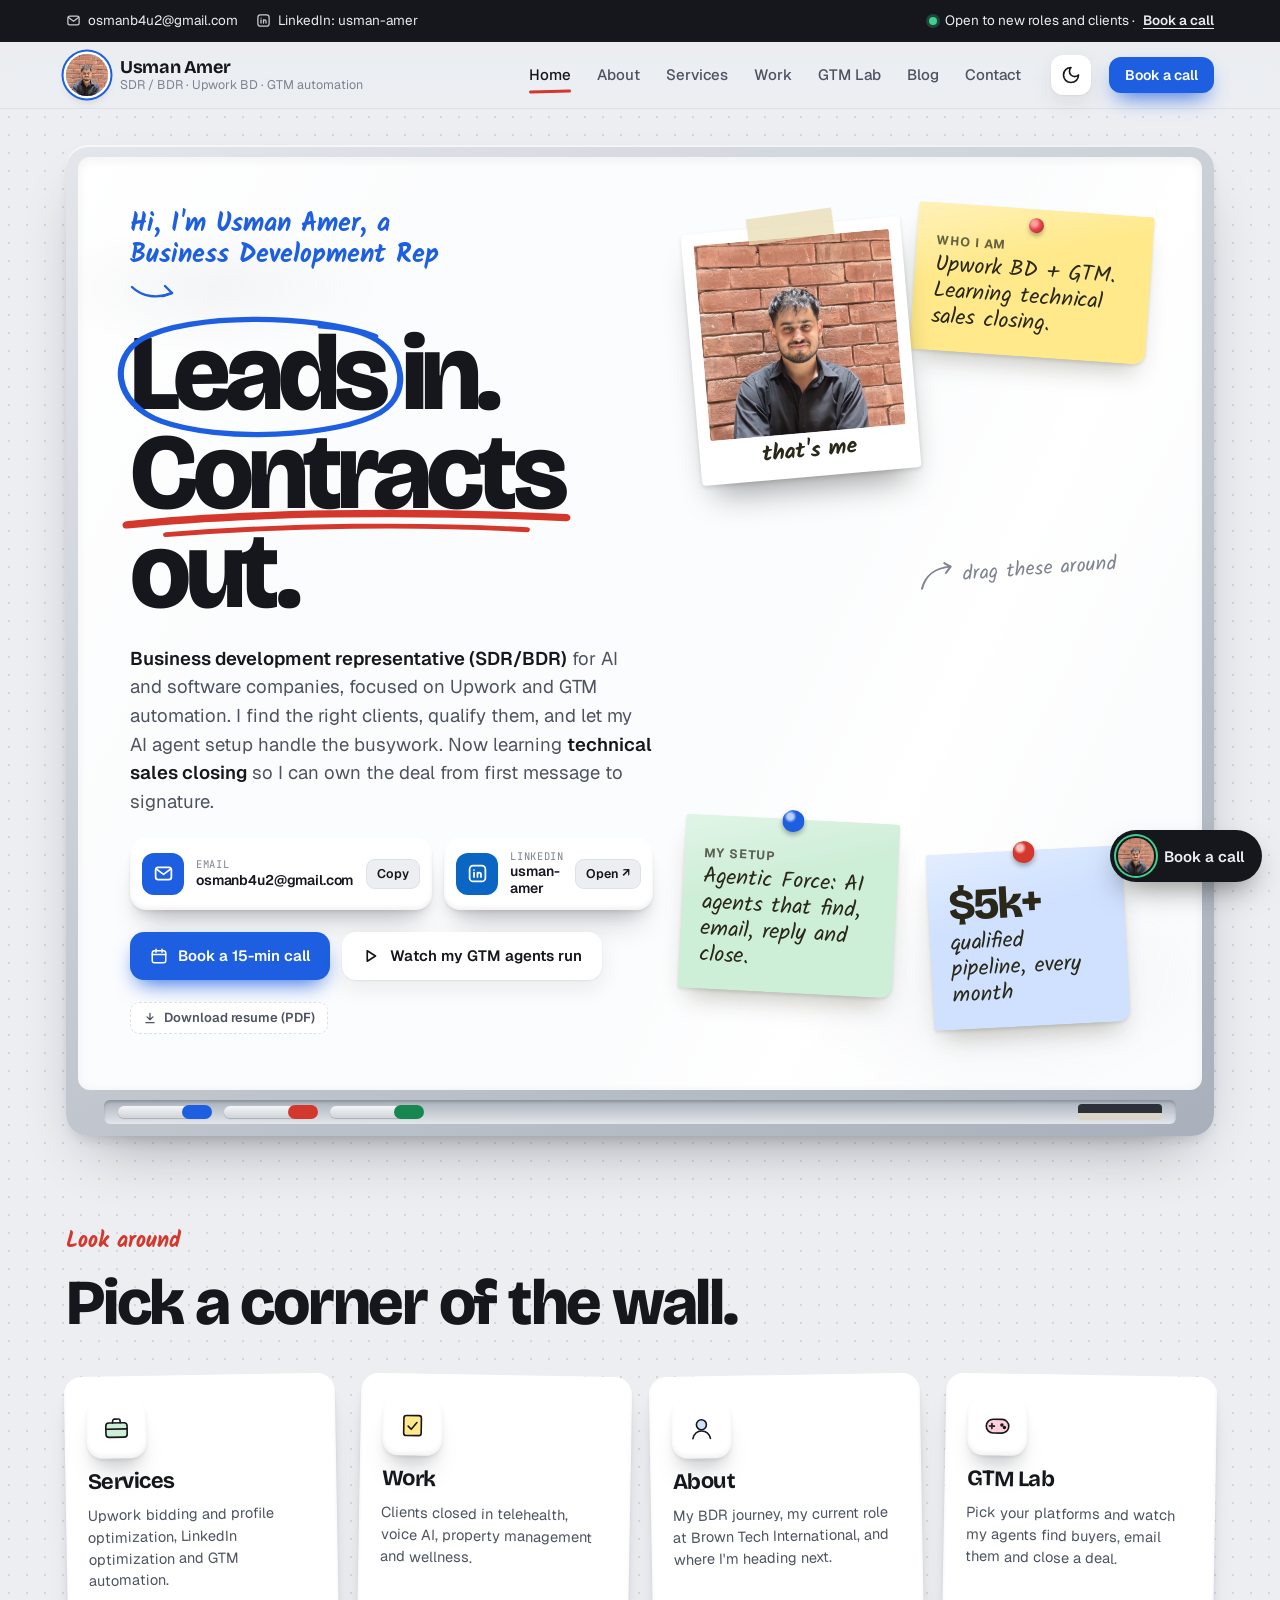
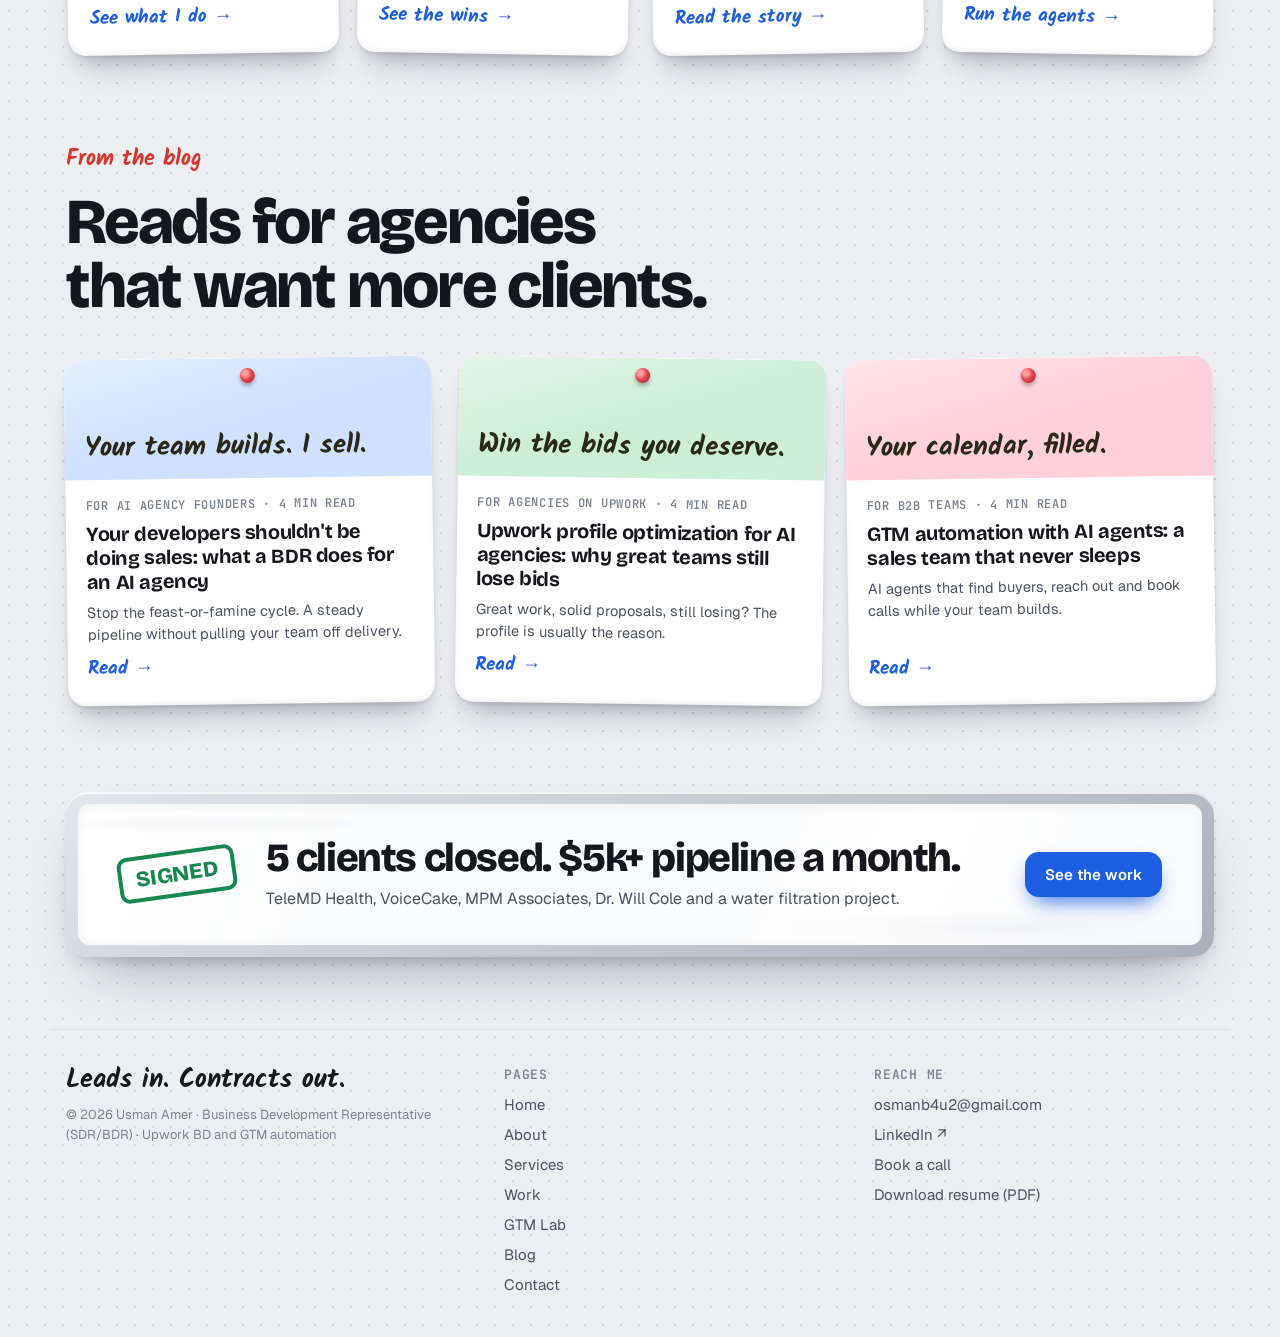
<file: index.html>
<!doctype html>
<html lang="en">
<head>
<meta charset="utf-8">
<meta name="viewport" content="width=device-width, initial-scale=1, viewport-fit=cover">
<title>Usman Amer · SDR/BDR for AI &amp; Software Teams | Upwork BD &amp; GTM</title>
<meta name="description" content="Usman Amer is a business development representative (SDR/BDR) for AI and software companies: Upwork bidding, Upwork and LinkedIn profile optimization, and GTM automation with AI agents.">
<meta property="og:title" content="Usman Amer · SDR/BDR for AI &amp; Software Teams | Upwork BD &amp; GTM">
<meta property="og:description" content="Usman Amer is a business development representative (SDR/BDR) for AI and software companies: Upwork bidding, Upwork and LinkedIn profile optimization, and GTM automation with AI agents.">
<link rel="canonical" href="https://usmanamerbdr.vercel.app/">
<meta property="og:site_name" content="Usman Amer">
<meta property="og:type" content="website">
<meta property="og:url" content="https://usmanamerbdr.vercel.app/">
<meta property="og:image" content="https://usmanamerbdr.vercel.app/assets/og-image.jpg">
<meta property="og:image:width" content="1200">
<meta property="og:image:height" content="630">
<meta property="og:image:alt" content="Usman Amer website: Leads in. Contracts out.">
<meta name="twitter:card" content="summary_large_image">
<meta name="twitter:title" content="Usman Amer · SDR/BDR for AI &amp; Software Teams | Upwork BD &amp; GTM">
<meta name="twitter:description" content="Usman Amer is a business development representative (SDR/BDR) for AI and software companies: Upwork bidding, Upwork and LinkedIn profile optimization, and GTM automation with AI agents.">
<meta name="twitter:image" content="https://usmanamerbdr.vercel.app/assets/og-image.jpg">
<meta name="theme-color" content="#eceef2">
<script>
(function(){
  try{
    var t=localStorage.getItem('ua_theme');
    if(t==='dark'||t==='light'){
      document.documentElement.setAttribute('data-theme',t);
      if(t==='dark'){
        var m=document.querySelector('meta[name="theme-color"]');
        if(m)m.setAttribute('content','#0c0e11');
      }
    }
  }catch(e){}
})();
</script>
<link rel="icon" href="/assets/favicon.svg" type="image/svg+xml">
<link rel="icon" href="/assets/favicon-32.png" sizes="32x32" type="image/png">
<link rel="apple-touch-icon" href="/assets/apple-touch-icon.png">
<link rel="preconnect" href="https://fonts.googleapis.com">
<link rel="preconnect" href="https://fonts.gstatic.com" crossorigin>
<link rel="stylesheet" href="https://fonts.googleapis.com/css2?family=Bricolage+Grotesque:opsz,wght@12..96,500;12..96,700;12..96,800&family=Geist:wght@400;500;600&family=Kalam:wght@400;700&family=JetBrains+Mono:wght@500&display=swap">
<link rel="stylesheet" href="/css/styles.css">
<script type="application/ld+json">
{
 "@context": "https://schema.org",
 "@graph": [
  {
   "@type": "WebSite",
   "@id": "https://usmanamerbdr.vercel.app/#site",
   "url": "https://usmanamerbdr.vercel.app/",
   "name": "Usman Amer",
   "publisher": {
    "@id": "https://usmanamerbdr.vercel.app/#usman"
   }
  },
  {
   "@type": "Person",
   "@id": "https://usmanamerbdr.vercel.app/#usman",
   "name": "Usman Amer",
   "jobTitle": "Business Development Representative (SDR/BDR)",
   "description": "Business development representative for AI and software companies, focused on Upwork bidding, Upwork and LinkedIn profile optimization, and GTM automation.",
   "url": "https://usmanamerbdr.vercel.app/",
   "image": "https://usmanamerbdr.vercel.app/assets/images/usman-amer.jpg",
   "email": "mailto:osmanb4u2@gmail.com",
   "worksFor": {
    "@type": "Organization",
    "name": "Brown Tech International"
   },
   "alumniOf": {
    "@type": "CollegeOrUniversity",
    "name": "University of Central Punjab"
   },
   "knowsAbout": [
    "Business development",
    "Sales development",
    "Lead generation",
    "Upwork bidding",
    "Upwork profile optimization",
    "LinkedIn profile optimization",
    "GTM automation",
    "Cold email",
    "BANT qualification",
    "n8n",
    "Make.com",
    "GoHighLevel",
    "HubSpot",
    "Apollo.io",
    "LinkedIn Sales Navigator"
   ],
   "sameAs": [
    "https://www.linkedin.com/in/usman-amer-a11652266"
   ]
  }
 ]
}
</script>
</head>
<body data-page="home">
<!-- CONTACT STRIP -->
<div class="strip">
  <div class="wrap">
    <button type="button" data-copy="osmanb4u2@gmail.com" data-target="strip-mail" id="strip-copy" aria-label="Copy email address">
      <svg viewBox="0 0 24 24" fill="none" stroke="currentColor" stroke-width="2" stroke-linecap="round" stroke-linejoin="round" aria-hidden="true"><rect x="3" y="5" width="18" height="14" rx="3"/><path d="m4 7 8 6 8-6"/></svg>
      <span id="strip-mail">osmanb4u2@gmail.com</span>
    </button>
    <a href="https://linkedin.com/in/usman-amer-a11652266" target="_blank" rel="noopener">
      <svg viewBox="0 0 24 24" fill="none" stroke="currentColor" stroke-width="2" stroke-linecap="round" stroke-linejoin="round" aria-hidden="true"><rect x="3" y="3" width="18" height="18" rx="4"/><path d="M8 11v5M8 8v.01M12 16v-5M16 16v-3a2 2 0 0 0-4 0"/></svg>
      <span>LinkedIn<span class="hide-sm">: usman-amer</span></span>
    </a>
    <span class="avail"><i></i><span class="hide-sm">Open to new roles and clients ·</span> <button type="button" data-book id="strip-book">Book a call</button></span>
  </div>
</div>

<!-- NAVBAR -->
<header class="topbar">
  <div class="wrap">
    <a class="brand" href="/">
      <span class="avatar photo" role="img" aria-label="Photo of Usman Amer"></span>
      <span class="brand-text"><strong>Usman Amer</strong><small>SDR / BDR · Upwork BD · GTM automation</small></span>
    </a>
    <nav class="nav-links" aria-label="Main">
      <a href="/" data-nav="home">Home</a>
      <a href="/about" data-nav="about">About</a>
      <a href="/services" data-nav="services">Services</a>
      <a href="/work" data-nav="work">Work</a>
      <a href="/gtm-lab" data-nav="lab">GTM Lab</a>
      <a href="/blog" data-nav="blog">Blog</a>
      <a href="/contact" data-nav="contact">Contact</a>
    </nav>
    <button class="theme-btn" type="button" id="theme-btn" aria-label="Toggle dark/light theme" title="Toggle theme">
      <svg class="sun-icon" viewBox="0 0 24 24" fill="none" stroke="currentColor" stroke-width="2" stroke-linecap="round" stroke-linejoin="round" aria-hidden="true"><circle cx="12" cy="12" r="4"/><path d="M12 2v2M12 20v2M4.93 4.93l1.41 1.41M17.66 17.66l1.41 1.41M2 12h2M20 12h2M6.34 17.66l-1.41 1.41M19.07 4.93l-1.41 1.41"/></svg>
      <svg class="moon-icon" viewBox="0 0 24 24" fill="none" stroke="currentColor" stroke-width="2" stroke-linecap="round" stroke-linejoin="round" aria-hidden="true"><path d="M12 3a6 6 0 0 0 9 9 9 9 0 1 1-9-9Z"/></svg>
    </button>
    <button class="btn btn-primary btn-sm nav-cta" type="button" data-book id="nav-book">Book a call</button>
    <button class="menu-btn" type="button" id="menu-btn" aria-expanded="false" aria-controls="mobile-menu" aria-label="Open menu">
      <svg viewBox="0 0 24 24" fill="none" stroke="currentColor" stroke-width="2.2" stroke-linecap="round"><path d="M4 7h16M4 12h16M4 17h10"/></svg>
    </button>
  </div>
  <div class="mobile-menu" id="mobile-menu" hidden>
    <div class="wrap">
      <a href="/" data-nav="home">Home</a>
      <a href="/about" data-nav="about">About</a>
      <a href="/services" data-nav="services">Services</a>
      <a href="/work" data-nav="work">Work</a>
      <a href="/gtm-lab" data-nav="lab">GTM Lab</a>
      <a href="/blog" data-nav="blog">Blog</a>
      <a href="/contact" data-nav="contact">Contact</a>
      <button class="btn btn-primary" type="button" data-book id="mm-book">Book a call</button>
    </div>
  </div>
</header>

<main>

<!-- ======================= HOME ======================= -->
<div class="view" id="v-home" data-view="home">
  <div class="wrap hero">
    <div class="whiteboard">
      <div class="surface">
        <div class="hero-copy">
          <h1 class="hello">Hi, I'm Usman Amer, a Business Development Rep
            <svg viewBox="0 0 46 22" fill="none" stroke="currentColor" stroke-width="2.4" stroke-linecap="round" stroke-linejoin="round" aria-hidden="true"><path d="M2 6c10 10 26 12 40 6"/><path d="m35 5 7 7-9 3"/></svg>
          </h1>
          <p class="display">
            <span class="mk circle draw">Leads<svg viewBox="0 0 220 110" aria-hidden="true" preserveAspectRatio="none"><path style="--len:640;--d:.35s" d="M196 22C150 2 60 2 26 24 2 40 4 80 40 96c42 18 128 14 160-8 22-16 18-52-8-66-10-6-24-8-36-9" stroke="var(--m-blue)" stroke-width="4.5"/></svg></span> in.<br>
            <span class="mk under draw">Contracts<svg viewBox="0 0 300 30" preserveAspectRatio="none" aria-hidden="true"><path style="--len:340;--d:1.1s" d="M4 18C80 8 190 6 296 12" stroke="var(--m-red)" stroke-width="6"/><path style="--len:300;--d:1.35s" d="M30 26c80-8 170-9 240-4" stroke="var(--m-red)" stroke-width="4"/></svg></span> out.
          </p>
          <p class="lede"><strong>Business development representative (SDR/BDR)</strong> for AI and software companies, focused on Upwork and GTM automation. I find the right clients, qualify them, and let my AI agent setup handle the busywork. Now learning <strong>technical sales closing</strong> so I can own the deal from first message to signature.</p>

          <div class="reach">
            <div class="reach-card">
              <span class="ic" style="background:var(--m-blue)"><svg viewBox="0 0 24 24" fill="none" stroke="currentColor" stroke-width="2" stroke-linecap="round" stroke-linejoin="round" aria-hidden="true"><rect x="3" y="5" width="18" height="14" rx="3"/><path d="m4 7 8 6 8-6"/></svg></span>
              <span class="txt"><small>Email</small><span class="val" id="hero-mail">osmanb4u2@gmail.com</span></span>
              <button class="act" type="button" data-copy="osmanb4u2@gmail.com" data-target="hero-mail" id="hero-copy">Copy</button>
            </div>
            <a class="reach-card" href="https://linkedin.com/in/usman-amer-a11652266" target="_blank" rel="noopener">
              <span class="ic" style="background:#0a66c2"><svg viewBox="0 0 24 24" fill="none" stroke="currentColor" stroke-width="2" stroke-linecap="round" stroke-linejoin="round" aria-hidden="true"><rect x="3" y="3" width="18" height="18" rx="4"/><path d="M8 11v5M8 8v.01M12 16v-5M16 16v-3a2 2 0 0 0-4 0"/></svg></span>
              <span class="txt"><small>LinkedIn</small><span class="val">usman-amer</span></span>
              <span class="act">Open ↗</span>
            </a>
          </div>

          <div class="cta-row">
            <button class="btn btn-primary" type="button" data-book id="hero-book">
              <svg viewBox="0 0 24 24" fill="none" stroke="currentColor" stroke-width="2" stroke-linecap="round" stroke-linejoin="round" aria-hidden="true"><rect x="3" y="5" width="18" height="16" rx="3"/><path d="M3 10h18M8 3v4M16 3v4"/></svg>
              Book a 15-min call
            </button>
            <a class="btn btn-ghost" href="/gtm-lab?run=1">
              <svg viewBox="0 0 24 24" fill="none" stroke="currentColor" stroke-width="2.2" stroke-linecap="round" stroke-linejoin="round" aria-hidden="true"><path d="M7 5v14l11-7Z"/></svg>
              Watch my GTM agents run
            </a>
          </div>
          <a class="resume-mini" href="/assets/Usman-Amer-Resume.pdf" download>
            <svg viewBox="0 0 24 24" fill="none" stroke="currentColor" stroke-width="2.2" stroke-linecap="round" stroke-linejoin="round" aria-hidden="true"><path d="M12 4v11M7 10l5 5 5-5M5 20h14"/></svg>
            Download resume (PDF)
          </a>
        </div>

        <div class="pins" aria-label="Pinned notes you can drag around">
          <div class="drag polaroid" data-drag>
            <span class="tape" aria-hidden="true"></span>
            <img class="pic" src="/assets/images/usman-amer.jpg" alt="Usman Amer, Business Development Representative (SDR/BDR)" width="600" height="600" draggable="false">
            <p>that's me</p>
          </div>
          <div class="drag note pin-who" data-drag>
            <span class="pin" aria-hidden="true"></span>
            <p><b>Who I am</b>Upwork BD + GTM. Learning technical sales closing.</p>
          </div>
          <div class="drag note pin-agent" data-drag>
            <span class="magnet" style="--mag:var(--m-blue)" aria-hidden="true"></span>
            <p><b>My setup</b>Agentic Force: AI agents that find, email, reply and close.</p>
          </div>
          <div class="drag note pin-pipe" data-drag>
            <span class="magnet" style="--mag:var(--m-red)" aria-hidden="true"></span>
            <p><span class="big">$5k+</span>qualified pipeline, every month</p>
          </div>
          <div class="drag-hint" aria-hidden="true">
            <svg viewBox="0 0 40 30" fill="none" stroke="currentColor" stroke-width="2" stroke-linecap="round" stroke-linejoin="round"><path d="M4 26C8 14 18 6 34 6"/><path d="m28 2 6 4-5 6"/></svg>
            drag these around
          </div>
        </div>
      </div>
      <div class="tray" aria-hidden="true"><span class="marker" style="--cap:#1d5fe0"></span><span class="marker" style="--cap:#d4372c"></span><span class="marker" style="--cap:#16884f"></span><span class="eraser"></span></div>
    </div>
  </div>

  <section>
    <div class="wrap">
      <div class="sec-title">
        <span class="kicker">Look around</span>
        <h2>Pick a corner of the wall.</h2>
      </div>
      <div class="doors">
        <a class="door" href="/services">
          <span class="sq"><svg viewBox="0 0 48 48" fill="none" stroke="var(--ink)" stroke-width="2.6" stroke-linecap="round" stroke-linejoin="round" aria-hidden="true"><rect x="7" y="15" width="34" height="23" rx="5" fill="var(--note-green)"/><path d="M18 15v-3a3 3 0 0 1 3-3h6a3 3 0 0 1 3 3v3M7 25h34"/></svg></span>
          <h3>Services</h3><p>Upwork bidding and profile optimization, LinkedIn optimization and GTM automation.</p><span class="go">See what I do →</span>
        </a>
        <a class="door" href="/work">
          <span class="sq"><svg viewBox="0 0 48 48" fill="none" stroke="var(--ink)" stroke-width="2.6" stroke-linecap="round" stroke-linejoin="round" aria-hidden="true"><rect x="10" y="8" width="28" height="32" rx="4" fill="var(--note-yellow)"/><path d="m17 25 5 5 9-11"/></svg></span>
          <h3>Work</h3><p>Clients closed in telehealth, voice AI, property management and wellness.</p><span class="go">See the wins →</span>
        </a>
        <a class="door" href="/about">
          <span class="sq"><svg viewBox="0 0 48 48" fill="none" stroke="var(--ink)" stroke-width="2.6" stroke-linecap="round" stroke-linejoin="round" aria-hidden="true"><circle cx="24" cy="18" r="8" fill="var(--note-blue)"/><path d="M10 40c2-8 7-12 14-12s12 4 14 12"/></svg></span>
          <h3>About</h3><p>My BDR journey, my current role at Brown Tech International, and where I'm heading next.</p><span class="go">Read the story →</span>
        </a>
        <a class="door" href="/gtm-lab?run=1">
          <span class="sq"><svg viewBox="0 0 48 48" fill="none" stroke="var(--ink)" stroke-width="2.6" stroke-linecap="round" stroke-linejoin="round" aria-hidden="true"><rect x="6" y="14" width="36" height="22" rx="11" fill="var(--note-pink)"/><path d="M15 21v8M11 25h8"/><circle cx="31" cy="23" r="1.5" fill="var(--ink)"/><circle cx="35" cy="27" r="1.5" fill="var(--ink)"/></svg></span>
          <h3>GTM Lab</h3><p>Pick your platforms and watch my agents find buyers, email them and close a deal.</p><span class="go">Run the agents →</span>
        </a>
      </div>
    </div>
  </section>

  <section>
    <div class="wrap">
      <div class="sec-title"><span class="kicker">From the blog</span><h2>Reads for agencies that want more clients.</h2></div>
      <div class="post-cards three">
        <a class="post-card" href="/blog/what-a-bdr-does-for-ai-agencies"><span class="pc-band" style="background-color:var(--note-blue)"><span class="pin" aria-hidden="true"></span><span class="pc-hand">Your team builds. I sell.</span></span><span class="pc-body"><span class="post-kicker">For AI agency founders · 4 min read</span><span class="pc-title">Your developers shouldn't be doing sales: what a BDR does for an AI agency</span><span class="pc-text">Stop the feast-or-famine cycle. A steady pipeline without pulling your team off delivery.</span><span class="go">Read →</span></span></a><a class="post-card" href="/blog/upwork-profile-optimization-checklist"><span class="pc-band" style="background-color:var(--note-green)"><span class="pin" aria-hidden="true"></span><span class="pc-hand">Win the bids you deserve.</span></span><span class="pc-body"><span class="post-kicker">For agencies on Upwork · 4 min read</span><span class="pc-title">Upwork profile optimization for AI agencies: why great teams still lose bids</span><span class="pc-text">Great work, solid proposals, still losing? The profile is usually the reason.</span><span class="go">Read →</span></span></a><a class="post-card" href="/blog/gtm-automation-ai-agents"><span class="pc-band" style="background-color:var(--note-pink)"><span class="pin" aria-hidden="true"></span><span class="pc-hand">Your calendar, filled.</span></span><span class="pc-body"><span class="post-kicker">For B2B teams · 4 min read</span><span class="pc-title">GTM automation with AI agents: a sales team that never sleeps</span><span class="pc-text">AI agents that find buyers, reach out and book calls while your team builds.</span><span class="go">Read →</span></span></a>
      </div>
    </div>
  </section>

  <section>
    <div class="wrap">
      <div class="whiteboard teaser">
        <div class="surface">
          <span class="stamp-mini">Signed</span>
          <div>
            <h2>5 clients closed. $5k+ pipeline a month.</h2>
            <p>TeleMD Health, VoiceCake, MPM Associates, Dr. Will Cole and a water filtration project.</p>
          </div>
          <a class="btn btn-primary" href="/work">See the work</a>
        </div>
      </div>
    </div>
  </section>
</div>

</main>

<footer>
  <div class="wrap">
    <div>
      <span class="hand">Leads in. Contracts out.</span>
      <small>© 2026 Usman Amer · Business Development Representative (SDR/BDR) · Upwork BD and GTM automation</small>
    </div>
    <div><h4>Pages</h4><nav aria-label="Footer"><a href="/">Home</a><a href="/about">About</a><a href="/services">Services</a><a href="/work">Work</a><a href="/gtm-lab">GTM Lab</a><a href="/blog">Blog</a><a href="/contact">Contact</a></nav></div>
    <div><h4>Reach me</h4><div class="fc"><span style="user-select:all;color:var(--ink-2)">osmanb4u2@gmail.com</span><a href="https://linkedin.com/in/usman-amer-a11652266" target="_blank" rel="noopener">LinkedIn ↗</a><a href="/contact">Book a call</a><a href="/assets/Usman-Amer-Resume.pdf" download>Download resume (PDF)</a></div></div>
  </div>
</footer>

<!-- floating book button -->
<button class="fab" type="button" data-book id="fab-book" aria-label="Book a call with Usman">
  <span class="avatar photo" aria-hidden="true"></span><span class="lbl">Book a call</span>
</button>

<!-- booking popup -->
<div class="modal" id="book-modal" hidden>
  <div class="scrim" data-close></div>
  <div class="sheet" role="dialog" aria-modal="true" aria-labelledby="bm-title">
    <button class="x" type="button" data-close aria-label="Close" id="bm-x"><svg viewBox="0 0 24 24" fill="none" stroke="currentColor" stroke-width="2.4" stroke-linecap="round"><path d="M6 6l12 12M18 6 6 18"/></svg></button>
    <div class="who">
      <span class="avatar photo" aria-hidden="true"></span>
      <div><strong>Usman Amer</strong><span><i></i>Taking calls this week</span></div>
    </div>
    <h2 id="bm-title">Got 15 minutes? Let's talk.</h2>
    <p>Pick a time on my calendar and you get an invite with a video link straight away. Hiring, lead gen or a quick sales question, all welcome.</p>
    <a class="btn btn-primary" data-book-link target="_blank" rel="noopener" href="/contact" id="bm-go">
      <svg viewBox="0 0 24 24" fill="none" stroke="currentColor" stroke-width="2" stroke-linecap="round" stroke-linejoin="round" aria-hidden="true"><rect x="3" y="5" width="18" height="16" rx="3"/><path d="M3 10h18M8 3v4M16 3v4"/></svg>
      Pick a time
    </a>
    <div class="alt">
      <a href="https://linkedin.com/in/usman-amer-a11652266" target="_blank" rel="noopener"><svg viewBox="0 0 24 24" fill="none" stroke="currentColor" stroke-width="2" stroke-linecap="round" stroke-linejoin="round" aria-hidden="true"><rect x="3" y="3" width="18" height="18" rx="4"/><path d="M8 11v5M8 8v.01M12 16v-5M16 16v-3a2 2 0 0 0-4 0"/></svg>LinkedIn</a>
      <button type="button" data-copy="osmanb4u2@gmail.com" data-target="bm-mail" id="bm-copy"><svg viewBox="0 0 24 24" fill="none" stroke="currentColor" stroke-width="2" stroke-linecap="round" stroke-linejoin="round" aria-hidden="true"><rect x="3" y="5" width="18" height="14" rx="3"/><path d="m4 7 8 6 8-6"/></svg><span>Copy email</span></button>
    </div>
    <span class="mail-line" id="bm-mail">osmanb4u2@gmail.com</span>
    <button class="btn-link later" type="button" data-close id="bm-later">Maybe later</button>
  </div>
</div>

<script src="/js/config.js"></script>
<script src="/js/main.js"></script>
</body>
</html>
</file>
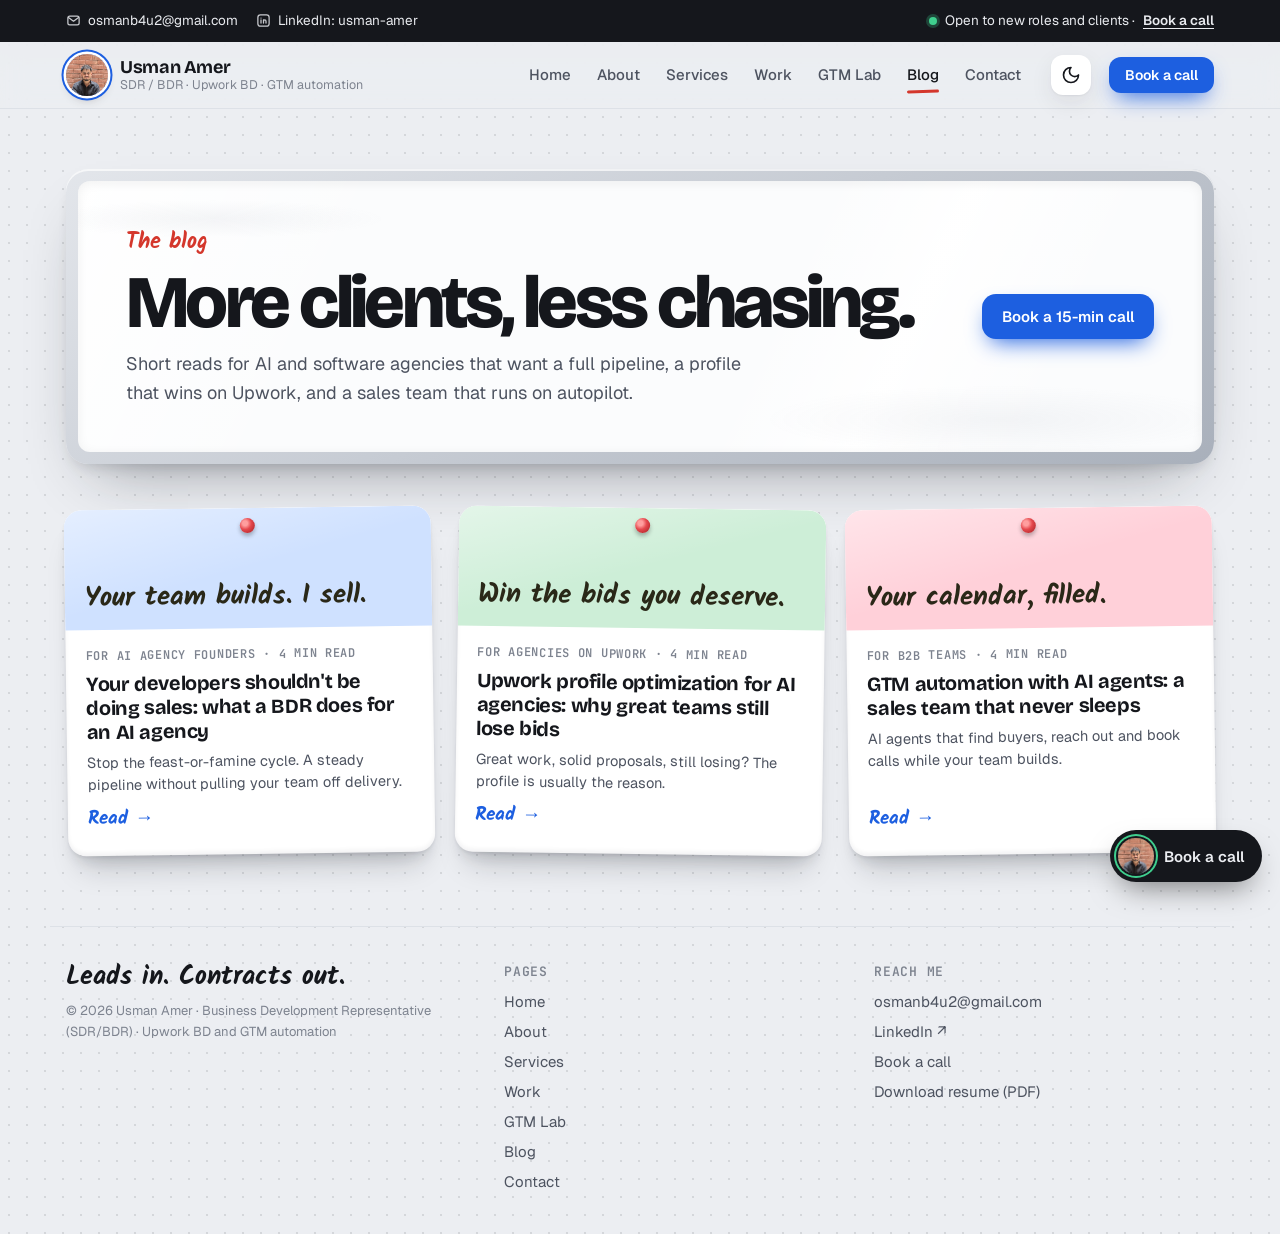
<file: blog/index.html>
<!doctype html>
<html lang="en">
<head>
<meta charset="utf-8">
<meta name="viewport" content="width=device-width, initial-scale=1, viewport-fit=cover">
<title>Blog · BDR, Upwork &amp; GTM Automation Guides | Usman Amer</title>
<meta name="description" content="Practical guides on business development (BDR) work, Upwork profile optimization and GTM automation with AI agents for AI and software agencies.">
<meta property="og:title" content="Blog · BDR, Upwork &amp; GTM Automation Guides | Usman Amer">
<meta property="og:description" content="Practical guides on business development (BDR) work, Upwork profile optimization and GTM automation with AI agents for AI and software agencies.">
<link rel="canonical" href="https://usmanamerbdr.vercel.app/blog">
<meta property="og:site_name" content="Usman Amer">
<meta property="og:type" content="website">
<meta property="og:url" content="https://usmanamerbdr.vercel.app/blog">
<meta property="og:image" content="https://usmanamerbdr.vercel.app/assets/og-image.jpg">
<meta property="og:image:width" content="1200">
<meta property="og:image:height" content="630">
<meta property="og:image:alt" content="Usman Amer website: Leads in. Contracts out.">
<meta name="twitter:card" content="summary_large_image">
<meta name="twitter:title" content="Blog · BDR, Upwork &amp; GTM Automation Guides | Usman Amer">
<meta name="twitter:description" content="Practical guides on business development (BDR) work, Upwork profile optimization and GTM automation with AI agents for AI and software agencies.">
<meta name="twitter:image" content="https://usmanamerbdr.vercel.app/assets/og-image.jpg">
<meta name="theme-color" content="#eceef2">
<script>
(function(){
  try{
    var t=localStorage.getItem('ua_theme');
    if(t==='dark'||t==='light'){
      document.documentElement.setAttribute('data-theme',t);
      if(t==='dark'){
        var m=document.querySelector('meta[name="theme-color"]');
        if(m)m.setAttribute('content','#0c0e11');
      }
    }
  }catch(e){}
})();
</script>
<link rel="icon" href="/assets/favicon.svg" type="image/svg+xml">
<link rel="icon" href="/assets/favicon-32.png" sizes="32x32" type="image/png">
<link rel="apple-touch-icon" href="/assets/apple-touch-icon.png">
<link rel="preconnect" href="https://fonts.googleapis.com">
<link rel="preconnect" href="https://fonts.gstatic.com" crossorigin>
<link rel="stylesheet" href="https://fonts.googleapis.com/css2?family=Bricolage+Grotesque:opsz,wght@12..96,500;12..96,700;12..96,800&family=Geist:wght@400;500;600&family=Kalam:wght@400;700&family=JetBrains+Mono:wght@500&display=swap">
<link rel="stylesheet" href="/css/styles.css">
</head>
<body data-page="blog">
<!-- CONTACT STRIP -->
<div class="strip">
  <div class="wrap">
    <button type="button" data-copy="osmanb4u2@gmail.com" data-target="strip-mail" id="strip-copy" aria-label="Copy email address">
      <svg viewBox="0 0 24 24" fill="none" stroke="currentColor" stroke-width="2" stroke-linecap="round" stroke-linejoin="round" aria-hidden="true"><rect x="3" y="5" width="18" height="14" rx="3"/><path d="m4 7 8 6 8-6"/></svg>
      <span id="strip-mail">osmanb4u2@gmail.com</span>
    </button>
    <a href="https://linkedin.com/in/usman-amer-a11652266" target="_blank" rel="noopener">
      <svg viewBox="0 0 24 24" fill="none" stroke="currentColor" stroke-width="2" stroke-linecap="round" stroke-linejoin="round" aria-hidden="true"><rect x="3" y="3" width="18" height="18" rx="4"/><path d="M8 11v5M8 8v.01M12 16v-5M16 16v-3a2 2 0 0 0-4 0"/></svg>
      <span>LinkedIn<span class="hide-sm">: usman-amer</span></span>
    </a>
    <span class="avail"><i></i><span class="hide-sm">Open to new roles and clients ·</span> <button type="button" data-book id="strip-book">Book a call</button></span>
  </div>
</div>

<!-- NAVBAR -->
<header class="topbar">
  <div class="wrap">
    <a class="brand" href="/">
      <span class="avatar photo" role="img" aria-label="Photo of Usman Amer"></span>
      <span class="brand-text"><strong>Usman Amer</strong><small>SDR / BDR · Upwork BD · GTM automation</small></span>
    </a>
    <nav class="nav-links" aria-label="Main">
      <a href="/" data-nav="home">Home</a>
      <a href="/about" data-nav="about">About</a>
      <a href="/services" data-nav="services">Services</a>
      <a href="/work" data-nav="work">Work</a>
      <a href="/gtm-lab" data-nav="lab">GTM Lab</a>
      <a href="/blog" data-nav="blog">Blog</a>
      <a href="/contact" data-nav="contact">Contact</a>
    </nav>
    <button class="theme-btn" type="button" id="theme-btn" aria-label="Toggle dark/light theme" title="Toggle theme">
      <svg class="sun-icon" viewBox="0 0 24 24" fill="none" stroke="currentColor" stroke-width="2" stroke-linecap="round" stroke-linejoin="round" aria-hidden="true"><circle cx="12" cy="12" r="4"/><path d="M12 2v2M12 20v2M4.93 4.93l1.41 1.41M17.66 17.66l1.41 1.41M2 12h2M20 12h2M6.34 17.66l-1.41 1.41M19.07 4.93l-1.41 1.41"/></svg>
      <svg class="moon-icon" viewBox="0 0 24 24" fill="none" stroke="currentColor" stroke-width="2" stroke-linecap="round" stroke-linejoin="round" aria-hidden="true"><path d="M12 3a6 6 0 0 0 9 9 9 9 0 1 1-9-9Z"/></svg>
    </button>
    <button class="btn btn-primary btn-sm nav-cta" type="button" data-book id="nav-book">Book a call</button>
    <button class="menu-btn" type="button" id="menu-btn" aria-expanded="false" aria-controls="mobile-menu" aria-label="Open menu">
      <svg viewBox="0 0 24 24" fill="none" stroke="currentColor" stroke-width="2.2" stroke-linecap="round"><path d="M4 7h16M4 12h16M4 17h10"/></svg>
    </button>
  </div>
  <div class="mobile-menu" id="mobile-menu" hidden>
    <div class="wrap">
      <a href="/" data-nav="home">Home</a>
      <a href="/about" data-nav="about">About</a>
      <a href="/services" data-nav="services">Services</a>
      <a href="/work" data-nav="work">Work</a>
      <a href="/gtm-lab" data-nav="lab">GTM Lab</a>
      <a href="/blog" data-nav="blog">Blog</a>
      <a href="/contact" data-nav="contact">Contact</a>
      <button class="btn btn-primary" type="button" data-book id="mm-book">Book a call</button>
    </div>
  </div>
</header>

<main>

<!-- ======================= BLOG ======================= -->
<div class="view" id="v-blog" data-view="blog">
  <section>
    <div class="wrap">
      <div class="whiteboard blog-hero">
        <div class="surface">
          <div>
            <span class="kicker">The blog</span>
            <h1>More clients, less chasing.</h1>
            <p>Short reads for AI and software agencies that want a full pipeline, a profile that wins on Upwork, and a sales team that runs on autopilot.</p>
          </div>
          <div class="cta-row"><button class="btn btn-primary" type="button" data-book id="blog-book">Book a 15-min call</button></div>
        </div>
      </div>
      <div class="post-cards three">
        <a class="post-card" href="/blog/what-a-bdr-does-for-ai-agencies"><span class="pc-band" style="background-color:var(--note-blue)"><span class="pin" aria-hidden="true"></span><span class="pc-hand">Your team builds. I sell.</span></span><span class="pc-body"><span class="post-kicker">For AI agency founders · 4 min read</span><span class="pc-title">Your developers shouldn't be doing sales: what a BDR does for an AI agency</span><span class="pc-text">Stop the feast-or-famine cycle. A steady pipeline without pulling your team off delivery.</span><span class="go">Read →</span></span></a><a class="post-card" href="/blog/upwork-profile-optimization-checklist"><span class="pc-band" style="background-color:var(--note-green)"><span class="pin" aria-hidden="true"></span><span class="pc-hand">Win the bids you deserve.</span></span><span class="pc-body"><span class="post-kicker">For agencies on Upwork · 4 min read</span><span class="pc-title">Upwork profile optimization for AI agencies: why great teams still lose bids</span><span class="pc-text">Great work, solid proposals, still losing? The profile is usually the reason.</span><span class="go">Read →</span></span></a><a class="post-card" href="/blog/gtm-automation-ai-agents"><span class="pc-band" style="background-color:var(--note-pink)"><span class="pin" aria-hidden="true"></span><span class="pc-hand">Your calendar, filled.</span></span><span class="pc-body"><span class="post-kicker">For B2B teams · 4 min read</span><span class="pc-title">GTM automation with AI agents: a sales team that never sleeps</span><span class="pc-text">AI agents that find buyers, reach out and book calls while your team builds.</span><span class="go">Read →</span></span></a>
      </div>
    </div>
  </section>
</div>

</main>

<footer>
  <div class="wrap">
    <div>
      <span class="hand">Leads in. Contracts out.</span>
      <small>© 2026 Usman Amer · Business Development Representative (SDR/BDR) · Upwork BD and GTM automation</small>
    </div>
    <div><h4>Pages</h4><nav aria-label="Footer"><a href="/">Home</a><a href="/about">About</a><a href="/services">Services</a><a href="/work">Work</a><a href="/gtm-lab">GTM Lab</a><a href="/blog">Blog</a><a href="/contact">Contact</a></nav></div>
    <div><h4>Reach me</h4><div class="fc"><span style="user-select:all;color:var(--ink-2)">osmanb4u2@gmail.com</span><a href="https://linkedin.com/in/usman-amer-a11652266" target="_blank" rel="noopener">LinkedIn ↗</a><a href="/contact">Book a call</a><a href="/assets/Usman-Amer-Resume.pdf" download>Download resume (PDF)</a></div></div>
  </div>
</footer>

<!-- floating book button -->
<button class="fab" type="button" data-book id="fab-book" aria-label="Book a call with Usman">
  <span class="avatar photo" aria-hidden="true"></span><span class="lbl">Book a call</span>
</button>

<!-- booking popup -->
<div class="modal" id="book-modal" hidden>
  <div class="scrim" data-close></div>
  <div class="sheet" role="dialog" aria-modal="true" aria-labelledby="bm-title">
    <button class="x" type="button" data-close aria-label="Close" id="bm-x"><svg viewBox="0 0 24 24" fill="none" stroke="currentColor" stroke-width="2.4" stroke-linecap="round"><path d="M6 6l12 12M18 6 6 18"/></svg></button>
    <div class="who">
      <span class="avatar photo" aria-hidden="true"></span>
      <div><strong>Usman Amer</strong><span><i></i>Taking calls this week</span></div>
    </div>
    <h2 id="bm-title">Got 15 minutes? Let's talk.</h2>
    <p>Pick a time on my calendar and you get an invite with a video link straight away. Hiring, lead gen or a quick sales question, all welcome.</p>
    <a class="btn btn-primary" data-book-link target="_blank" rel="noopener" href="/contact" id="bm-go">
      <svg viewBox="0 0 24 24" fill="none" stroke="currentColor" stroke-width="2" stroke-linecap="round" stroke-linejoin="round" aria-hidden="true"><rect x="3" y="5" width="18" height="16" rx="3"/><path d="M3 10h18M8 3v4M16 3v4"/></svg>
      Pick a time
    </a>
    <div class="alt">
      <a href="https://linkedin.com/in/usman-amer-a11652266" target="_blank" rel="noopener"><svg viewBox="0 0 24 24" fill="none" stroke="currentColor" stroke-width="2" stroke-linecap="round" stroke-linejoin="round" aria-hidden="true"><rect x="3" y="3" width="18" height="18" rx="4"/><path d="M8 11v5M8 8v.01M12 16v-5M16 16v-3a2 2 0 0 0-4 0"/></svg>LinkedIn</a>
      <button type="button" data-copy="osmanb4u2@gmail.com" data-target="bm-mail" id="bm-copy"><svg viewBox="0 0 24 24" fill="none" stroke="currentColor" stroke-width="2" stroke-linecap="round" stroke-linejoin="round" aria-hidden="true"><rect x="3" y="5" width="18" height="14" rx="3"/><path d="m4 7 8 6 8-6"/></svg><span>Copy email</span></button>
    </div>
    <span class="mail-line" id="bm-mail">osmanb4u2@gmail.com</span>
    <button class="btn-link later" type="button" data-close id="bm-later">Maybe later</button>
  </div>
</div>

<script src="/js/config.js"></script>
<script src="/js/main.js"></script>
</body>
</html>
</file>
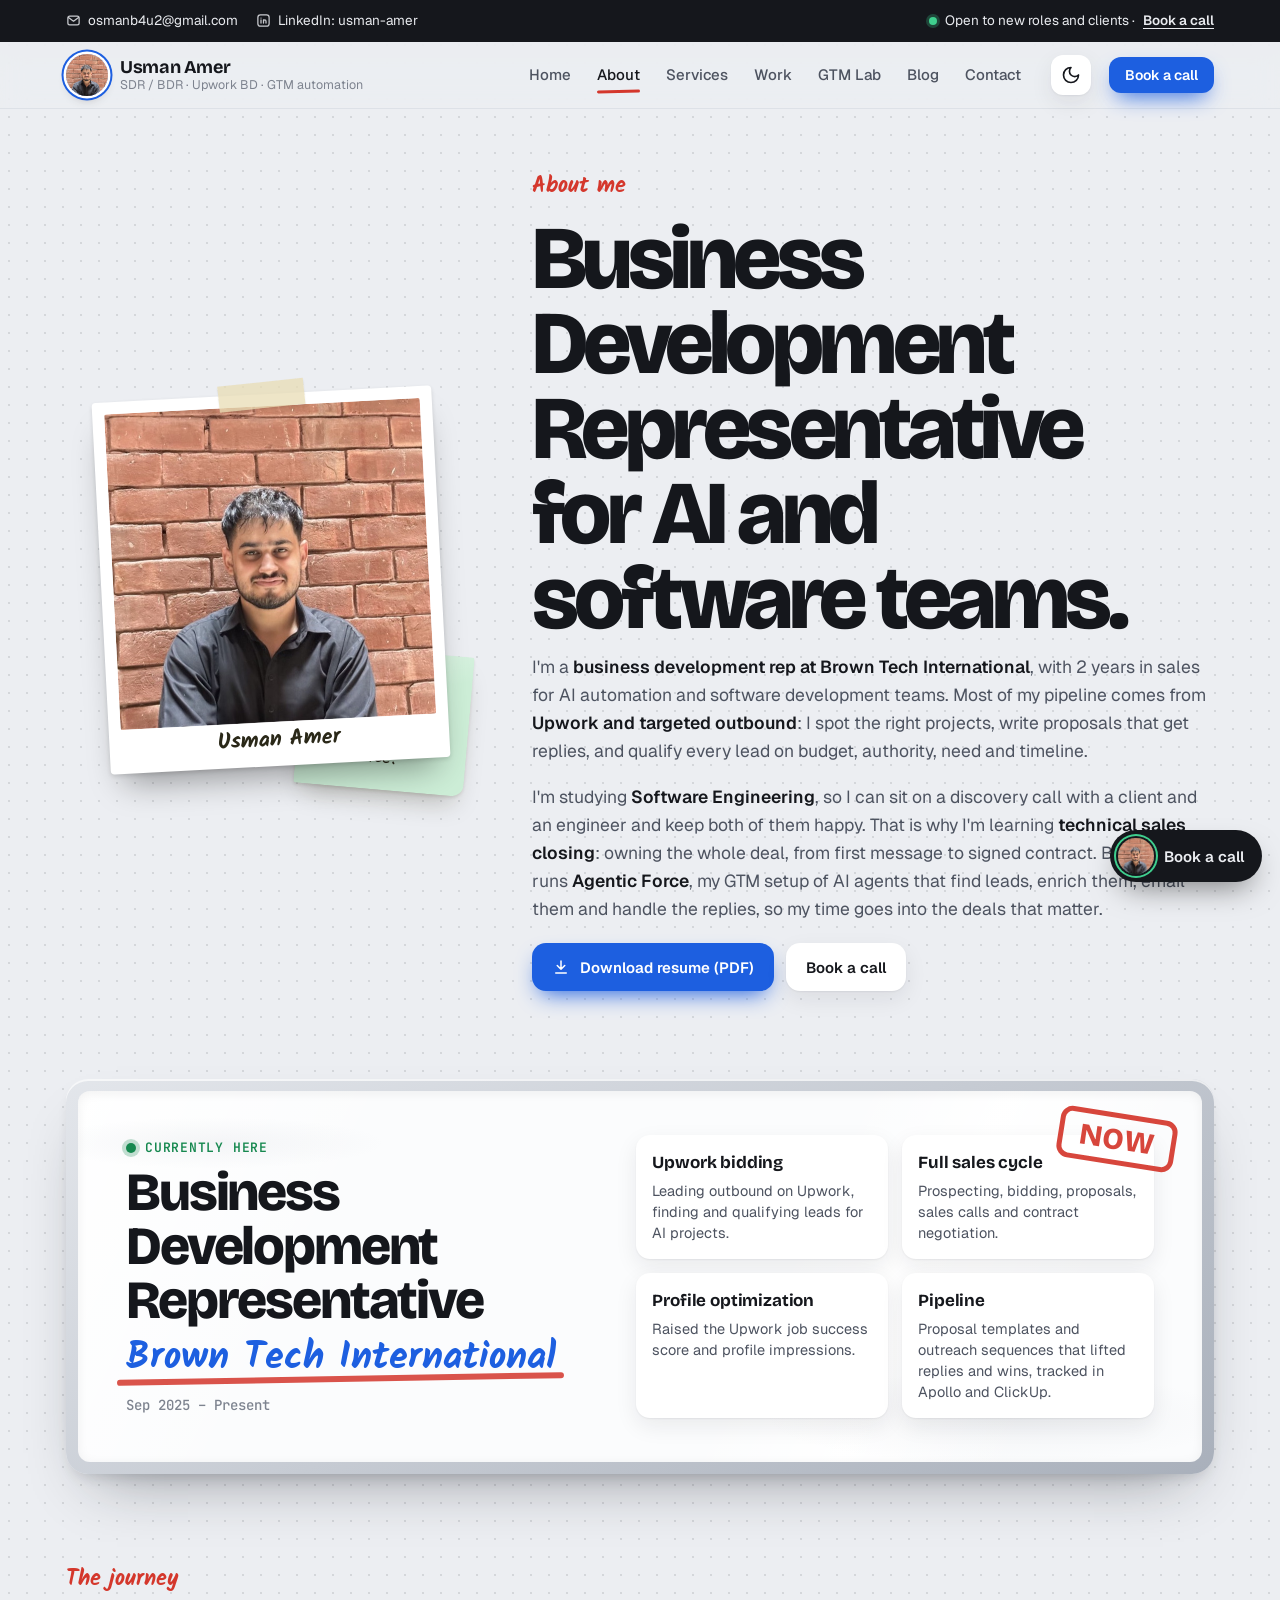
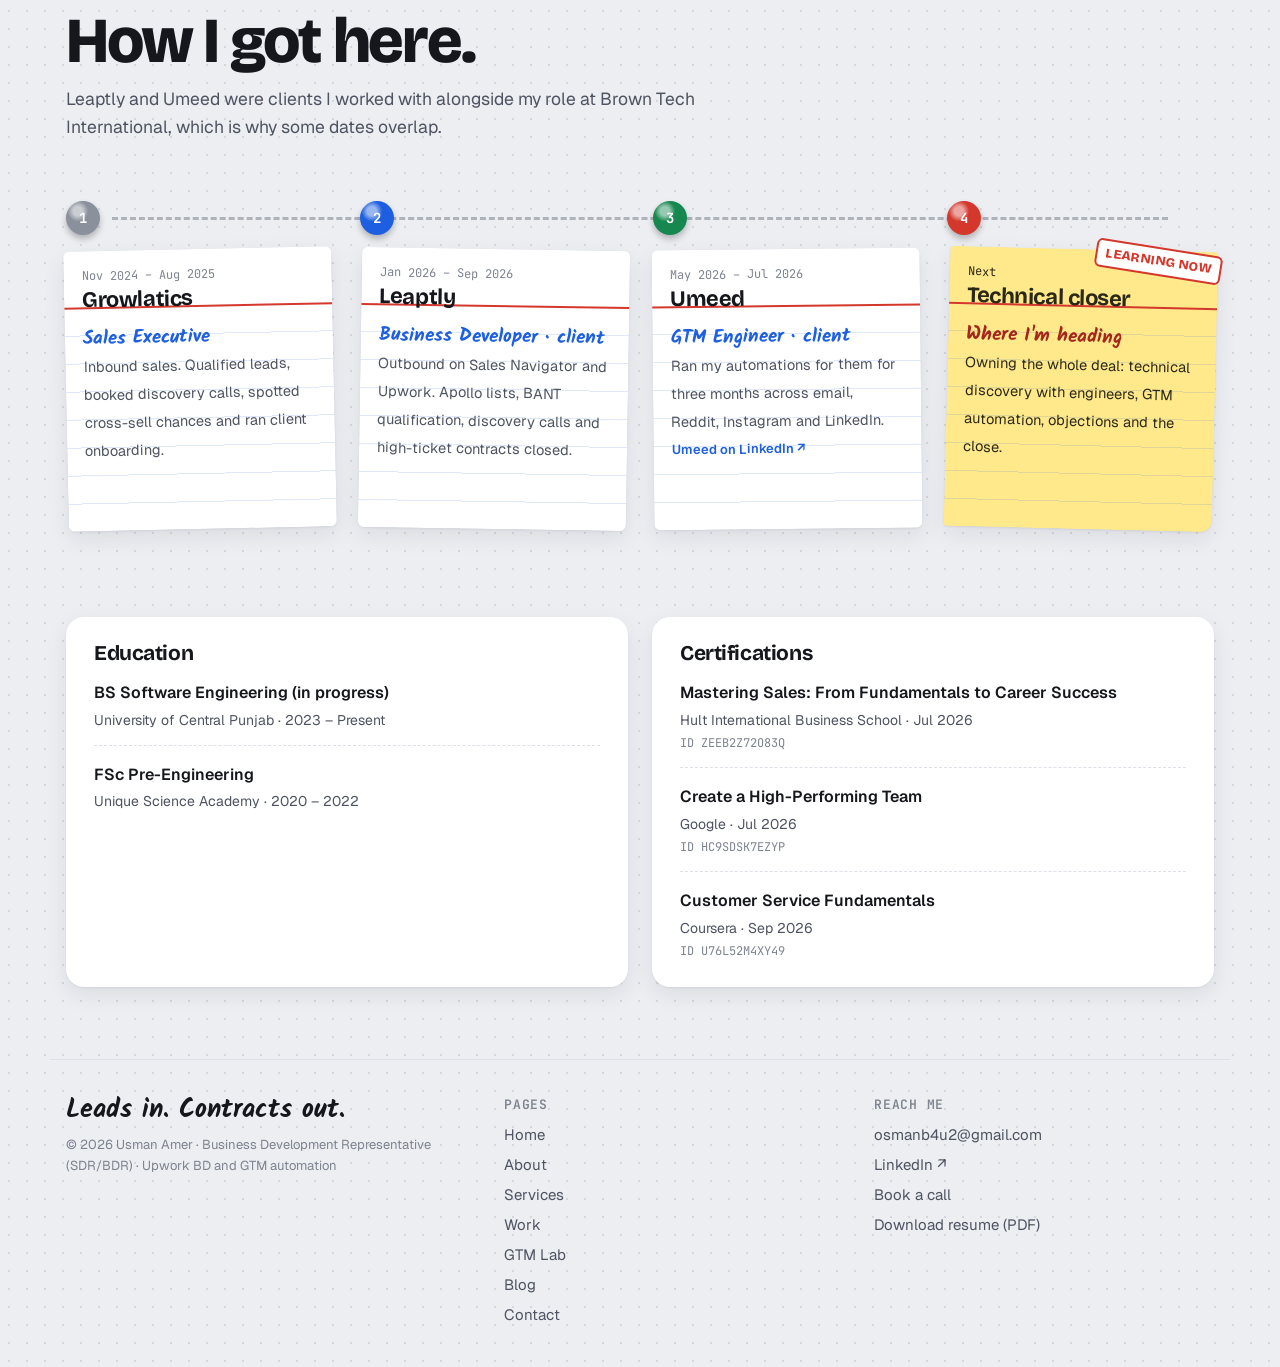
<file: about.html>
<!doctype html>
<html lang="en">
<head>
<meta charset="utf-8">
<meta name="viewport" content="width=device-width, initial-scale=1, viewport-fit=cover">
<title>About Usman Amer · Business Development Representative (BDR)</title>
<meta name="description" content="About Usman Amer: business development representative at Brown Tech International with 2 years in sales for AI and software teams. Experience, education, certifications and resume.">
<meta property="og:title" content="About Usman Amer · Business Development Representative (BDR)">
<meta property="og:description" content="About Usman Amer: business development representative at Brown Tech International with 2 years in sales for AI and software teams. Experience, education, certifications and resume.">
<link rel="canonical" href="https://usmanamerbdr.vercel.app/about">
<meta property="og:site_name" content="Usman Amer">
<meta property="og:type" content="website">
<meta property="og:url" content="https://usmanamerbdr.vercel.app/about">
<meta property="og:image" content="https://usmanamerbdr.vercel.app/assets/og-image.jpg">
<meta property="og:image:width" content="1200">
<meta property="og:image:height" content="630">
<meta property="og:image:alt" content="Usman Amer website: Leads in. Contracts out.">
<meta name="twitter:card" content="summary_large_image">
<meta name="twitter:title" content="About Usman Amer · Business Development Representative (BDR)">
<meta name="twitter:description" content="About Usman Amer: business development representative at Brown Tech International with 2 years in sales for AI and software teams. Experience, education, certifications and resume.">
<meta name="twitter:image" content="https://usmanamerbdr.vercel.app/assets/og-image.jpg">
<meta name="theme-color" content="#eceef2">
<script>
(function(){
  try{
    var t=localStorage.getItem('ua_theme');
    if(t==='dark'||t==='light'){
      document.documentElement.setAttribute('data-theme',t);
      if(t==='dark'){
        var m=document.querySelector('meta[name="theme-color"]');
        if(m)m.setAttribute('content','#0c0e11');
      }
    }
  }catch(e){}
})();
</script>
<link rel="icon" href="/assets/favicon.svg" type="image/svg+xml">
<link rel="icon" href="/assets/favicon-32.png" sizes="32x32" type="image/png">
<link rel="apple-touch-icon" href="/assets/apple-touch-icon.png">
<link rel="preconnect" href="https://fonts.googleapis.com">
<link rel="preconnect" href="https://fonts.gstatic.com" crossorigin>
<link rel="stylesheet" href="https://fonts.googleapis.com/css2?family=Bricolage+Grotesque:opsz,wght@12..96,500;12..96,700;12..96,800&family=Geist:wght@400;500;600&family=Kalam:wght@400;700&family=JetBrains+Mono:wght@500&display=swap">
<link rel="stylesheet" href="/css/styles.css">
<script type="application/ld+json">
{
 "@context": "https://schema.org",
 "@type": "ProfilePage",
 "url": "https://usmanamerbdr.vercel.app/about",
 "mainEntity": {
  "@type": "Person",
  "@id": "https://usmanamerbdr.vercel.app/#usman",
  "name": "Usman Amer",
  "jobTitle": "Business Development Representative (SDR/BDR)",
  "description": "Business development representative for AI and software companies, focused on Upwork bidding, Upwork and LinkedIn profile optimization, and GTM automation.",
  "url": "https://usmanamerbdr.vercel.app/",
  "image": "https://usmanamerbdr.vercel.app/assets/images/usman-amer.jpg",
  "email": "mailto:osmanb4u2@gmail.com",
  "worksFor": {
   "@type": "Organization",
   "name": "Brown Tech International"
  },
  "alumniOf": {
   "@type": "CollegeOrUniversity",
   "name": "University of Central Punjab"
  },
  "knowsAbout": [
   "Business development",
   "Sales development",
   "Lead generation",
   "Upwork bidding",
   "Upwork profile optimization",
   "LinkedIn profile optimization",
   "GTM automation",
   "Cold email",
   "BANT qualification",
   "n8n",
   "Make.com",
   "GoHighLevel",
   "HubSpot",
   "Apollo.io",
   "LinkedIn Sales Navigator"
  ],
  "sameAs": [
   "https://www.linkedin.com/in/usman-amer-a11652266"
  ]
 }
}
</script>
</head>
<body data-page="about">
<!-- CONTACT STRIP -->
<div class="strip">
  <div class="wrap">
    <button type="button" data-copy="osmanb4u2@gmail.com" data-target="strip-mail" id="strip-copy" aria-label="Copy email address">
      <svg viewBox="0 0 24 24" fill="none" stroke="currentColor" stroke-width="2" stroke-linecap="round" stroke-linejoin="round" aria-hidden="true"><rect x="3" y="5" width="18" height="14" rx="3"/><path d="m4 7 8 6 8-6"/></svg>
      <span id="strip-mail">osmanb4u2@gmail.com</span>
    </button>
    <a href="https://linkedin.com/in/usman-amer-a11652266" target="_blank" rel="noopener">
      <svg viewBox="0 0 24 24" fill="none" stroke="currentColor" stroke-width="2" stroke-linecap="round" stroke-linejoin="round" aria-hidden="true"><rect x="3" y="3" width="18" height="18" rx="4"/><path d="M8 11v5M8 8v.01M12 16v-5M16 16v-3a2 2 0 0 0-4 0"/></svg>
      <span>LinkedIn<span class="hide-sm">: usman-amer</span></span>
    </a>
    <span class="avail"><i></i><span class="hide-sm">Open to new roles and clients ·</span> <button type="button" data-book id="strip-book">Book a call</button></span>
  </div>
</div>

<!-- NAVBAR -->
<header class="topbar">
  <div class="wrap">
    <a class="brand" href="/">
      <span class="avatar photo" role="img" aria-label="Photo of Usman Amer"></span>
      <span class="brand-text"><strong>Usman Amer</strong><small>SDR / BDR · Upwork BD · GTM automation</small></span>
    </a>
    <nav class="nav-links" aria-label="Main">
      <a href="/" data-nav="home">Home</a>
      <a href="/about" data-nav="about">About</a>
      <a href="/services" data-nav="services">Services</a>
      <a href="/work" data-nav="work">Work</a>
      <a href="/gtm-lab" data-nav="lab">GTM Lab</a>
      <a href="/blog" data-nav="blog">Blog</a>
      <a href="/contact" data-nav="contact">Contact</a>
    </nav>
    <button class="theme-btn" type="button" id="theme-btn" aria-label="Toggle dark/light theme" title="Toggle theme">
      <svg class="sun-icon" viewBox="0 0 24 24" fill="none" stroke="currentColor" stroke-width="2" stroke-linecap="round" stroke-linejoin="round" aria-hidden="true"><circle cx="12" cy="12" r="4"/><path d="M12 2v2M12 20v2M4.93 4.93l1.41 1.41M17.66 17.66l1.41 1.41M2 12h2M20 12h2M6.34 17.66l-1.41 1.41M19.07 4.93l-1.41 1.41"/></svg>
      <svg class="moon-icon" viewBox="0 0 24 24" fill="none" stroke="currentColor" stroke-width="2" stroke-linecap="round" stroke-linejoin="round" aria-hidden="true"><path d="M12 3a6 6 0 0 0 9 9 9 9 0 1 1-9-9Z"/></svg>
    </button>
    <button class="btn btn-primary btn-sm nav-cta" type="button" data-book id="nav-book">Book a call</button>
    <button class="menu-btn" type="button" id="menu-btn" aria-expanded="false" aria-controls="mobile-menu" aria-label="Open menu">
      <svg viewBox="0 0 24 24" fill="none" stroke="currentColor" stroke-width="2.2" stroke-linecap="round"><path d="M4 7h16M4 12h16M4 17h10"/></svg>
    </button>
  </div>
  <div class="mobile-menu" id="mobile-menu" hidden>
    <div class="wrap">
      <a href="/" data-nav="home">Home</a>
      <a href="/about" data-nav="about">About</a>
      <a href="/services" data-nav="services">Services</a>
      <a href="/work" data-nav="work">Work</a>
      <a href="/gtm-lab" data-nav="lab">GTM Lab</a>
      <a href="/blog" data-nav="blog">Blog</a>
      <a href="/contact" data-nav="contact">Contact</a>
      <button class="btn btn-primary" type="button" data-book id="mm-book">Book a call</button>
    </div>
  </div>
</header>

<main>

<!-- ======================= ABOUT ======================= -->
<div class="view" id="v-about" data-view="about">
  <section>
    <div class="wrap about-top">
      <div class="about-photo">
        <div class="polaroid"><span class="tape" aria-hidden="true"></span><img class="pic" src="/assets/images/usman-amer.jpg" alt="Usman Amer, Business Development Representative (SDR/BDR)" width="600" height="600"><p>Usman Amer</p></div>
        <div class="note"><span class="pin" aria-hidden="true"></span><p>Software engineer by degree. Seller by choice.</p></div>
      </div>
      <div class="sec-title page-title" style="margin:0">
        <span class="kicker">About me</span>
        <h1>Business Development Representative for AI and software teams.</h1>
        <div class="story">
          <p>I'm a <strong>business development rep at Brown Tech International</strong>, with 2 years in sales for AI automation and software development teams. Most of my pipeline comes from <strong>Upwork and targeted outbound</strong>: I spot the right projects, write proposals that get replies, and qualify every lead on budget, authority, need and timeline.</p>
          <p>I'm studying <strong>Software Engineering</strong>, so I can sit on a discovery call with a client and an engineer and keep both of them happy. That is why I'm learning <strong>technical sales closing</strong>: owning the whole deal, from first message to signed contract. Behind it all runs <strong>Agentic Force</strong>, my GTM setup of AI agents that find leads, enrich them, email them and handle the replies, so my time goes into the deals that matter.</p>
        </div>
        <div class="cta-row about-cta">
          <a class="btn btn-primary" href="/assets/Usman-Amer-Resume.pdf" download>
            <svg viewBox="0 0 24 24" fill="none" stroke="currentColor" stroke-width="2" stroke-linecap="round" stroke-linejoin="round" aria-hidden="true"><path d="M12 4v11M7 10l5 5 5-5M5 20h14"/></svg>
            Download resume (PDF)
          </a>
          <button class="btn btn-ghost" type="button" data-book id="about-book">Book a call</button>
        </div>
      </div>
    </div>
  </section>

  <section>
    <div class="wrap">
      <div class="whiteboard now">
        <div class="surface">
          <span class="now-stamp">Now</span>
          <div class="now-left">
            <span class="now-live"><i></i>Currently here</span>
            <h2>Business Development Representative</h2>
            <p class="now-co">Brown Tech International</p>
            <span class="now-when">Sep 2025 – Present</span>
          </div>
          <ul class="now-list">
            <li><b>Upwork bidding</b>Leading outbound on Upwork, finding and qualifying leads for AI projects.</li>
            <li><b>Full sales cycle</b>Prospecting, bidding, proposals, sales calls and contract negotiation.</li>
            <li><b>Profile optimization</b>Raised the Upwork job success score and profile impressions.</li>
            <li><b>Pipeline</b>Proposal templates and outreach sequences that lifted replies and wins, tracked in Apollo and ClickUp.</li>
          </ul>
        </div>
      </div>
    </div>
  </section>

  <section>
    <div class="wrap">
      <div class="sec-title">
        <span class="kicker">The journey</span>
        <h2>How I got here.</h2>
        <p>Leaptly and Umeed were clients I worked with alongside my role at Brown Tech International, which is why some dates overlap.</p>
      </div>
      <div class="route">
        <div class="stop"><span class="dot" style="--mag:#8a909c">1</span><div class="index-card"><span class="when">Nov 2024 – Aug 2025</span><h3>Growlatics</h3><span class="role">Sales Executive</span><p>Inbound sales. Qualified leads, booked discovery calls, spotted cross-sell chances and ran client onboarding.</p></div></div>
        <div class="stop"><span class="dot" style="--mag:#1d5fe0">2</span><div class="index-card"><span class="when">Jan 2026 – Sep 2026</span><h3>Leaptly</h3><span class="role">Business Developer · client</span><p>Outbound on Sales Navigator and Upwork. Apollo lists, BANT qualification, discovery calls and high-ticket contracts closed.</p></div></div>
        <div class="stop"><span class="dot" style="--mag:#16884f">3</span><div class="index-card"><span class="when">May 2026 – Jul 2026</span><h3>Umeed</h3><span class="role">GTM Engineer · client</span><p>Ran my automations for them for three months across email, Reddit, Instagram and LinkedIn.</p><a class="ext" href="https://www.linkedin.com/company/umeed-reframing-mindsets/" target="_blank" rel="noopener">Umeed on LinkedIn ↗</a></div></div>
        <div class="stop next"><span class="dot" style="--mag:#d4372c">4</span><div class="index-card"><span class="when">Next</span><h3>Technical closer</h3><span class="role">Where I'm heading</span><p>Owning the whole deal: technical discovery with engineers, GTM automation, objections and the close.</p></div><span class="training">Learning now</span></div>
      </div>
    </div>
  </section>

  <section>
    <div class="wrap two">
      <div class="panel">
        <h3>Education</h3>
        <div class="item"><strong>BS Software Engineering (in progress)</strong><span class="sub">University of Central Punjab · 2023 – Present</span></div>
        <div class="item"><strong>FSc Pre-Engineering</strong><span class="sub">Unique Science Academy · 2020 – 2022</span></div>
      </div>
      <div class="panel">
        <h3>Certifications</h3>
        <div class="item"><strong>Mastering Sales: From Fundamentals to Career Success</strong><span class="sub">Hult International Business School · Jul 2026</span><span class="id">ID ZEEB2Z72O83Q</span></div>
        <div class="item"><strong>Create a High-Performing Team</strong><span class="sub">Google · Jul 2026</span><span class="id">ID HC9SDSK7EZYP</span></div>
        <div class="item"><strong>Customer Service Fundamentals</strong><span class="sub">Coursera · Sep 2026</span><span class="id">ID U76L52M4XY49</span></div>
      </div>
    </div>
  </section>
</div>

</main>

<footer>
  <div class="wrap">
    <div>
      <span class="hand">Leads in. Contracts out.</span>
      <small>© 2026 Usman Amer · Business Development Representative (SDR/BDR) · Upwork BD and GTM automation</small>
    </div>
    <div><h4>Pages</h4><nav aria-label="Footer"><a href="/">Home</a><a href="/about">About</a><a href="/services">Services</a><a href="/work">Work</a><a href="/gtm-lab">GTM Lab</a><a href="/blog">Blog</a><a href="/contact">Contact</a></nav></div>
    <div><h4>Reach me</h4><div class="fc"><span style="user-select:all;color:var(--ink-2)">osmanb4u2@gmail.com</span><a href="https://linkedin.com/in/usman-amer-a11652266" target="_blank" rel="noopener">LinkedIn ↗</a><a href="/contact">Book a call</a><a href="/assets/Usman-Amer-Resume.pdf" download>Download resume (PDF)</a></div></div>
  </div>
</footer>

<!-- floating book button -->
<button class="fab" type="button" data-book id="fab-book" aria-label="Book a call with Usman">
  <span class="avatar photo" aria-hidden="true"></span><span class="lbl">Book a call</span>
</button>

<!-- booking popup -->
<div class="modal" id="book-modal" hidden>
  <div class="scrim" data-close></div>
  <div class="sheet" role="dialog" aria-modal="true" aria-labelledby="bm-title">
    <button class="x" type="button" data-close aria-label="Close" id="bm-x"><svg viewBox="0 0 24 24" fill="none" stroke="currentColor" stroke-width="2.4" stroke-linecap="round"><path d="M6 6l12 12M18 6 6 18"/></svg></button>
    <div class="who">
      <span class="avatar photo" aria-hidden="true"></span>
      <div><strong>Usman Amer</strong><span><i></i>Taking calls this week</span></div>
    </div>
    <h2 id="bm-title">Got 15 minutes? Let's talk.</h2>
    <p>Pick a time on my calendar and you get an invite with a video link straight away. Hiring, lead gen or a quick sales question, all welcome.</p>
    <a class="btn btn-primary" data-book-link target="_blank" rel="noopener" href="/contact" id="bm-go">
      <svg viewBox="0 0 24 24" fill="none" stroke="currentColor" stroke-width="2" stroke-linecap="round" stroke-linejoin="round" aria-hidden="true"><rect x="3" y="5" width="18" height="16" rx="3"/><path d="M3 10h18M8 3v4M16 3v4"/></svg>
      Pick a time
    </a>
    <div class="alt">
      <a href="https://linkedin.com/in/usman-amer-a11652266" target="_blank" rel="noopener"><svg viewBox="0 0 24 24" fill="none" stroke="currentColor" stroke-width="2" stroke-linecap="round" stroke-linejoin="round" aria-hidden="true"><rect x="3" y="3" width="18" height="18" rx="4"/><path d="M8 11v5M8 8v.01M12 16v-5M16 16v-3a2 2 0 0 0-4 0"/></svg>LinkedIn</a>
      <button type="button" data-copy="osmanb4u2@gmail.com" data-target="bm-mail" id="bm-copy"><svg viewBox="0 0 24 24" fill="none" stroke="currentColor" stroke-width="2" stroke-linecap="round" stroke-linejoin="round" aria-hidden="true"><rect x="3" y="5" width="18" height="14" rx="3"/><path d="m4 7 8 6 8-6"/></svg><span>Copy email</span></button>
    </div>
    <span class="mail-line" id="bm-mail">osmanb4u2@gmail.com</span>
    <button class="btn-link later" type="button" data-close id="bm-later">Maybe later</button>
  </div>
</div>

<script src="/js/config.js"></script>
<script src="/js/main.js"></script>
</body>
</html>
</file>
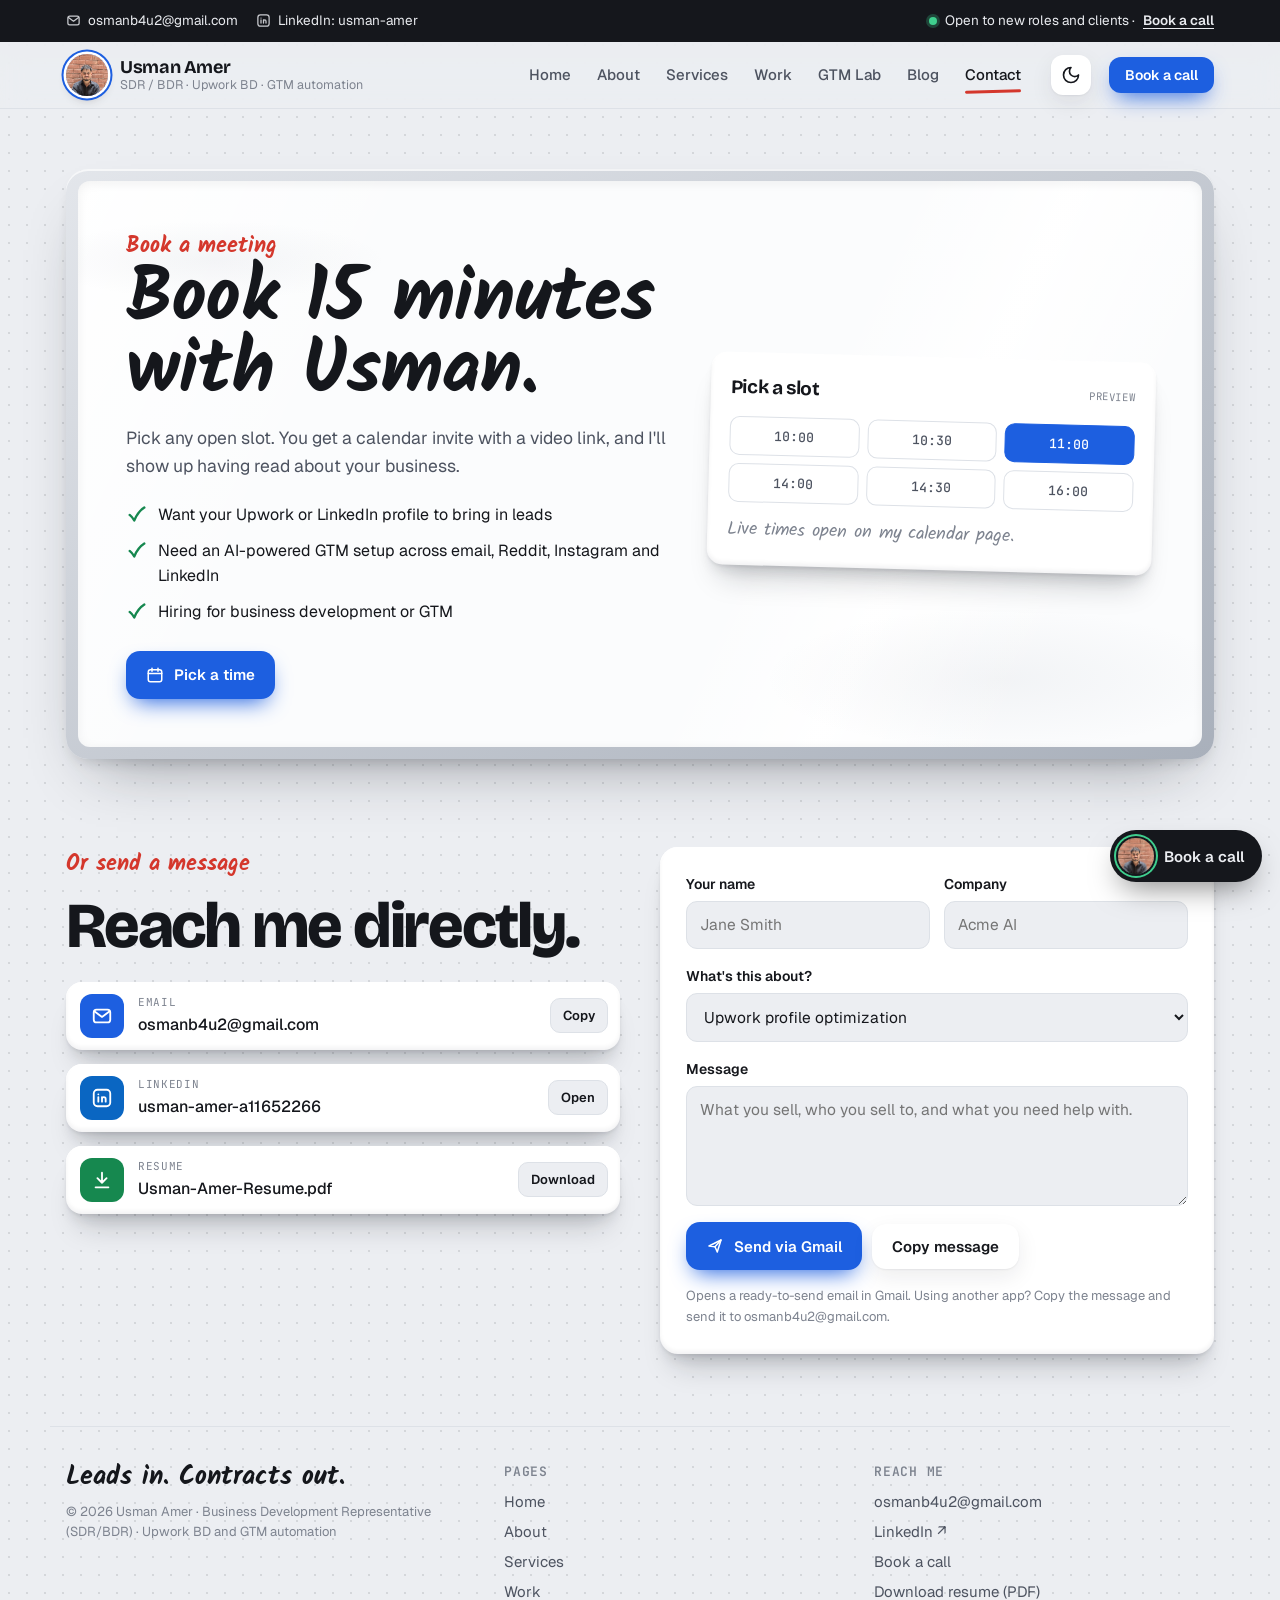
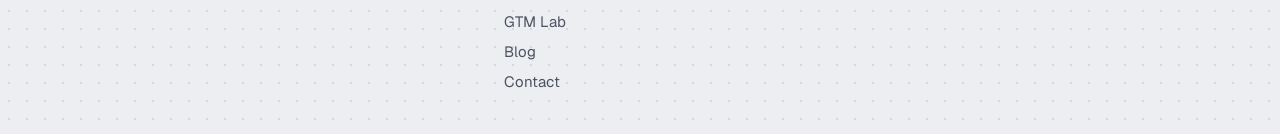
<file: contact.html>
<!doctype html>
<html lang="en">
<head>
<meta charset="utf-8">
<meta name="viewport" content="width=device-width, initial-scale=1, viewport-fit=cover">
<title>Contact Usman Amer · Book a Call with a BDR</title>
<meta name="description" content="Book a 15-minute call with Usman Amer about Upwork profile optimization, Upwork bidding, LinkedIn optimization, GTM automation or a BDR role.">
<meta property="og:title" content="Contact Usman Amer · Book a Call with a BDR">
<meta property="og:description" content="Book a 15-minute call with Usman Amer about Upwork profile optimization, Upwork bidding, LinkedIn optimization, GTM automation or a BDR role.">
<link rel="canonical" href="https://usmanamerbdr.vercel.app/contact">
<meta property="og:site_name" content="Usman Amer">
<meta property="og:type" content="website">
<meta property="og:url" content="https://usmanamerbdr.vercel.app/contact">
<meta property="og:image" content="https://usmanamerbdr.vercel.app/assets/og-image.jpg">
<meta property="og:image:width" content="1200">
<meta property="og:image:height" content="630">
<meta property="og:image:alt" content="Usman Amer website: Leads in. Contracts out.">
<meta name="twitter:card" content="summary_large_image">
<meta name="twitter:title" content="Contact Usman Amer · Book a Call with a BDR">
<meta name="twitter:description" content="Book a 15-minute call with Usman Amer about Upwork profile optimization, Upwork bidding, LinkedIn optimization, GTM automation or a BDR role.">
<meta name="twitter:image" content="https://usmanamerbdr.vercel.app/assets/og-image.jpg">
<meta name="theme-color" content="#eceef2">
<script>
(function(){
  try{
    var t=localStorage.getItem('ua_theme');
    if(t==='dark'||t==='light'){
      document.documentElement.setAttribute('data-theme',t);
      if(t==='dark'){
        var m=document.querySelector('meta[name="theme-color"]');
        if(m)m.setAttribute('content','#0c0e11');
      }
    }
  }catch(e){}
})();
</script>
<link rel="icon" href="/assets/favicon.svg" type="image/svg+xml">
<link rel="icon" href="/assets/favicon-32.png" sizes="32x32" type="image/png">
<link rel="apple-touch-icon" href="/assets/apple-touch-icon.png">
<link rel="preconnect" href="https://fonts.googleapis.com">
<link rel="preconnect" href="https://fonts.gstatic.com" crossorigin>
<link rel="stylesheet" href="https://fonts.googleapis.com/css2?family=Bricolage+Grotesque:opsz,wght@12..96,500;12..96,700;12..96,800&family=Geist:wght@400;500;600&family=Kalam:wght@400;700&family=JetBrains+Mono:wght@500&display=swap">
<link rel="stylesheet" href="/css/styles.css">
</head>
<body data-page="contact">
<!-- CONTACT STRIP -->
<div class="strip">
  <div class="wrap">
    <button type="button" data-copy="osmanb4u2@gmail.com" data-target="strip-mail" id="strip-copy" aria-label="Copy email address">
      <svg viewBox="0 0 24 24" fill="none" stroke="currentColor" stroke-width="2" stroke-linecap="round" stroke-linejoin="round" aria-hidden="true"><rect x="3" y="5" width="18" height="14" rx="3"/><path d="m4 7 8 6 8-6"/></svg>
      <span id="strip-mail">osmanb4u2@gmail.com</span>
    </button>
    <a href="https://linkedin.com/in/usman-amer-a11652266" target="_blank" rel="noopener">
      <svg viewBox="0 0 24 24" fill="none" stroke="currentColor" stroke-width="2" stroke-linecap="round" stroke-linejoin="round" aria-hidden="true"><rect x="3" y="3" width="18" height="18" rx="4"/><path d="M8 11v5M8 8v.01M12 16v-5M16 16v-3a2 2 0 0 0-4 0"/></svg>
      <span>LinkedIn<span class="hide-sm">: usman-amer</span></span>
    </a>
    <span class="avail"><i></i><span class="hide-sm">Open to new roles and clients ·</span> <button type="button" data-book id="strip-book">Book a call</button></span>
  </div>
</div>

<!-- NAVBAR -->
<header class="topbar">
  <div class="wrap">
    <a class="brand" href="/">
      <span class="avatar photo" role="img" aria-label="Photo of Usman Amer"></span>
      <span class="brand-text"><strong>Usman Amer</strong><small>SDR / BDR · Upwork BD · GTM automation</small></span>
    </a>
    <nav class="nav-links" aria-label="Main">
      <a href="/" data-nav="home">Home</a>
      <a href="/about" data-nav="about">About</a>
      <a href="/services" data-nav="services">Services</a>
      <a href="/work" data-nav="work">Work</a>
      <a href="/gtm-lab" data-nav="lab">GTM Lab</a>
      <a href="/blog" data-nav="blog">Blog</a>
      <a href="/contact" data-nav="contact">Contact</a>
    </nav>
    <button class="theme-btn" type="button" id="theme-btn" aria-label="Toggle dark/light theme" title="Toggle theme">
      <svg class="sun-icon" viewBox="0 0 24 24" fill="none" stroke="currentColor" stroke-width="2" stroke-linecap="round" stroke-linejoin="round" aria-hidden="true"><circle cx="12" cy="12" r="4"/><path d="M12 2v2M12 20v2M4.93 4.93l1.41 1.41M17.66 17.66l1.41 1.41M2 12h2M20 12h2M6.34 17.66l-1.41 1.41M19.07 4.93l-1.41 1.41"/></svg>
      <svg class="moon-icon" viewBox="0 0 24 24" fill="none" stroke="currentColor" stroke-width="2" stroke-linecap="round" stroke-linejoin="round" aria-hidden="true"><path d="M12 3a6 6 0 0 0 9 9 9 9 0 1 1-9-9Z"/></svg>
    </button>
    <button class="btn btn-primary btn-sm nav-cta" type="button" data-book id="nav-book">Book a call</button>
    <button class="menu-btn" type="button" id="menu-btn" aria-expanded="false" aria-controls="mobile-menu" aria-label="Open menu">
      <svg viewBox="0 0 24 24" fill="none" stroke="currentColor" stroke-width="2.2" stroke-linecap="round"><path d="M4 7h16M4 12h16M4 17h10"/></svg>
    </button>
  </div>
  <div class="mobile-menu" id="mobile-menu" hidden>
    <div class="wrap">
      <a href="/" data-nav="home">Home</a>
      <a href="/about" data-nav="about">About</a>
      <a href="/services" data-nav="services">Services</a>
      <a href="/work" data-nav="work">Work</a>
      <a href="/gtm-lab" data-nav="lab">GTM Lab</a>
      <a href="/blog" data-nav="blog">Blog</a>
      <a href="/contact" data-nav="contact">Contact</a>
      <button class="btn btn-primary" type="button" data-book id="mm-book">Book a call</button>
    </div>
  </div>
</header>

<main>

<!-- ======================= CONTACT ======================= -->
<div class="view" id="v-contact" data-view="contact">
  <section>
    <div class="wrap">
      <div class="whiteboard book">
        <div class="surface">
          <div>
            <span class="kicker">Book a meeting</span>
            <h1>Book 15 minutes with Usman.</h1>
            <p class="sub">Pick any open slot. You get a calendar invite with a video link, and I'll show up having read about your business.</p>
            <ul>
              <li><svg viewBox="0 0 24 24" fill="none" stroke="currentColor" stroke-width="2.6" stroke-linecap="round" stroke-linejoin="round" aria-hidden="true"><path d="M4 13c2 1.5 3.5 3.5 5 6 3-7 7-11.5 11-14"/></svg>Want your Upwork or LinkedIn profile to bring in leads</li>
              <li><svg viewBox="0 0 24 24" fill="none" stroke="currentColor" stroke-width="2.6" stroke-linecap="round" stroke-linejoin="round" aria-hidden="true"><path d="M4 13c2 1.5 3.5 3.5 5 6 3-7 7-11.5 11-14"/></svg>Need an AI-powered GTM setup across email, Reddit, Instagram and LinkedIn</li>
              <li><svg viewBox="0 0 24 24" fill="none" stroke="currentColor" stroke-width="2.6" stroke-linecap="round" stroke-linejoin="round" aria-hidden="true"><path d="M4 13c2 1.5 3.5 3.5 5 6 3-7 7-11.5 11-14"/></svg>Hiring for business development or GTM</li>
            </ul>
            <div class="cta-row">
              <a class="btn btn-primary" data-book-link target="_blank" rel="noopener" href="/contact">
                <svg viewBox="0 0 24 24" fill="none" stroke="currentColor" stroke-width="2" stroke-linecap="round" stroke-linejoin="round" aria-hidden="true"><rect x="3" y="5" width="18" height="16" rx="3"/><path d="M3 10h18M8 3v4M16 3v4"/></svg>
                Pick a time
              </a>
            </div>
          </div>
          <div class="slots" id="cal-slot" aria-hidden="true">
            <div class="cal-head"><strong>Pick a slot</strong><span class="ex-tag">Preview</span></div>
            <div class="slot-grid"><span>10:00</span><span>10:30</span><span class="pick">11:00</span><span>14:00</span><span>14:30</span><span>16:00</span></div>
            <span class="cal-note">Live times open on my calendar page.</span>
          </div>
        </div>
      </div>
    </div>
  </section>

  <section>
    <div class="wrap query">
      <div>
        <div class="sec-title" style="margin-bottom:24px"><span class="kicker">Or send a message</span><h2>Reach me directly.</h2></div>
        <div class="contact-list">
          <div class="c-row"><span class="ic"><svg viewBox="0 0 24 24" fill="none" stroke="currentColor" stroke-width="2" stroke-linecap="round" stroke-linejoin="round" aria-hidden="true"><rect x="3" y="5" width="18" height="14" rx="3"/><path d="m4 7 8 6 8-6"/></svg></span><span class="txt"><small>Email</small><span class="val" id="c-email">osmanb4u2@gmail.com</span></span><button class="copy" type="button" data-copy="osmanb4u2@gmail.com" data-target="c-email" id="copy-email">Copy</button></div>
          <div class="c-row"><span class="ic" style="background:#0a66c2"><svg viewBox="0 0 24 24" fill="none" stroke="currentColor" stroke-width="2" stroke-linecap="round" stroke-linejoin="round" aria-hidden="true"><rect x="3" y="3" width="18" height="18" rx="4"/><path d="M8 11v5M8 8v.01M12 16v-5M16 16v-3a2 2 0 0 0-4 0"/></svg></span><span class="txt"><small>LinkedIn</small><span class="val">usman-amer-a11652266</span></span><a class="copy" href="https://linkedin.com/in/usman-amer-a11652266" target="_blank" rel="noopener">Open</a></div>
          <div class="c-row"><span class="ic" style="background:var(--m-green)"><svg viewBox="0 0 24 24" fill="none" stroke="currentColor" stroke-width="2" stroke-linecap="round" stroke-linejoin="round" aria-hidden="true"><path d="M12 4v11M7 10l5 5 5-5M5 20h14"/></svg></span><span class="txt"><small>Resume</small><span class="val">Usman-Amer-Resume.pdf</span></span><a class="copy" href="/assets/Usman-Amer-Resume.pdf" download>Download</a></div>
        </div>
      </div>
      <form class="form" id="q-form" novalidate>
        <div class="row2">
          <label for="q-name">Your name<input id="q-name" name="name" type="text" autocomplete="name" placeholder="Jane Smith"></label>
          <label for="q-company">Company<input id="q-company" name="company" type="text" autocomplete="organization" placeholder="Acme AI"></label>
        </div>
        <label for="q-topic">What's this about?
          <select id="q-topic" name="topic">
            <option>Upwork profile optimization</option>
            <option>LinkedIn profile optimization</option>
            <option>Upwork bidding and lead generation</option>
            <option>GTM automation (Agentic Force)</option>
            <option>Hiring for a BD or GTM role</option>
            <option>Something else</option>
          </select>
        </label>
        <label for="q-msg">Message<textarea id="q-msg" name="message" placeholder="What you sell, who you sell to, and what you need help with."></textarea></label>
        <div class="actions">
          <a class="btn btn-primary" id="q-gmail" href="/contact" target="_blank" rel="noopener">
            <svg viewBox="0 0 24 24" fill="none" stroke="currentColor" stroke-width="2" stroke-linecap="round" stroke-linejoin="round" aria-hidden="true"><path d="M4 12 20 4l-5 16-3-7Z"/><path d="m12 13 8-9"/></svg>
            Send via Gmail
          </a>
          <button class="btn btn-ghost" type="button" id="q-copy"><span>Copy message</span></button>
        </div>
        <p class="hint">Opens a ready-to-send email in Gmail. Using another app? Copy the message and send it to osmanb4u2@gmail.com.</p>
      </form>
    </div>
  </section>
</div>

</main>

<footer>
  <div class="wrap">
    <div>
      <span class="hand">Leads in. Contracts out.</span>
      <small>© 2026 Usman Amer · Business Development Representative (SDR/BDR) · Upwork BD and GTM automation</small>
    </div>
    <div><h4>Pages</h4><nav aria-label="Footer"><a href="/">Home</a><a href="/about">About</a><a href="/services">Services</a><a href="/work">Work</a><a href="/gtm-lab">GTM Lab</a><a href="/blog">Blog</a><a href="/contact">Contact</a></nav></div>
    <div><h4>Reach me</h4><div class="fc"><span style="user-select:all;color:var(--ink-2)">osmanb4u2@gmail.com</span><a href="https://linkedin.com/in/usman-amer-a11652266" target="_blank" rel="noopener">LinkedIn ↗</a><a href="/contact">Book a call</a><a href="/assets/Usman-Amer-Resume.pdf" download>Download resume (PDF)</a></div></div>
  </div>
</footer>

<!-- floating book button -->
<button class="fab" type="button" data-book id="fab-book" aria-label="Book a call with Usman">
  <span class="avatar photo" aria-hidden="true"></span><span class="lbl">Book a call</span>
</button>

<!-- booking popup -->
<div class="modal" id="book-modal" hidden>
  <div class="scrim" data-close></div>
  <div class="sheet" role="dialog" aria-modal="true" aria-labelledby="bm-title">
    <button class="x" type="button" data-close aria-label="Close" id="bm-x"><svg viewBox="0 0 24 24" fill="none" stroke="currentColor" stroke-width="2.4" stroke-linecap="round"><path d="M6 6l12 12M18 6 6 18"/></svg></button>
    <div class="who">
      <span class="avatar photo" aria-hidden="true"></span>
      <div><strong>Usman Amer</strong><span><i></i>Taking calls this week</span></div>
    </div>
    <h2 id="bm-title">Got 15 minutes? Let's talk.</h2>
    <p>Pick a time on my calendar and you get an invite with a video link straight away. Hiring, lead gen or a quick sales question, all welcome.</p>
    <a class="btn btn-primary" data-book-link target="_blank" rel="noopener" href="/contact" id="bm-go">
      <svg viewBox="0 0 24 24" fill="none" stroke="currentColor" stroke-width="2" stroke-linecap="round" stroke-linejoin="round" aria-hidden="true"><rect x="3" y="5" width="18" height="16" rx="3"/><path d="M3 10h18M8 3v4M16 3v4"/></svg>
      Pick a time
    </a>
    <div class="alt">
      <a href="https://linkedin.com/in/usman-amer-a11652266" target="_blank" rel="noopener"><svg viewBox="0 0 24 24" fill="none" stroke="currentColor" stroke-width="2" stroke-linecap="round" stroke-linejoin="round" aria-hidden="true"><rect x="3" y="3" width="18" height="18" rx="4"/><path d="M8 11v5M8 8v.01M12 16v-5M16 16v-3a2 2 0 0 0-4 0"/></svg>LinkedIn</a>
      <button type="button" data-copy="osmanb4u2@gmail.com" data-target="bm-mail" id="bm-copy"><svg viewBox="0 0 24 24" fill="none" stroke="currentColor" stroke-width="2" stroke-linecap="round" stroke-linejoin="round" aria-hidden="true"><rect x="3" y="5" width="18" height="14" rx="3"/><path d="m4 7 8 6 8-6"/></svg><span>Copy email</span></button>
    </div>
    <span class="mail-line" id="bm-mail">osmanb4u2@gmail.com</span>
    <button class="btn-link later" type="button" data-close id="bm-later">Maybe later</button>
  </div>
</div>

<script src="/js/config.js"></script>
<script src="/js/main.js"></script>
</body>
</html>
</file>
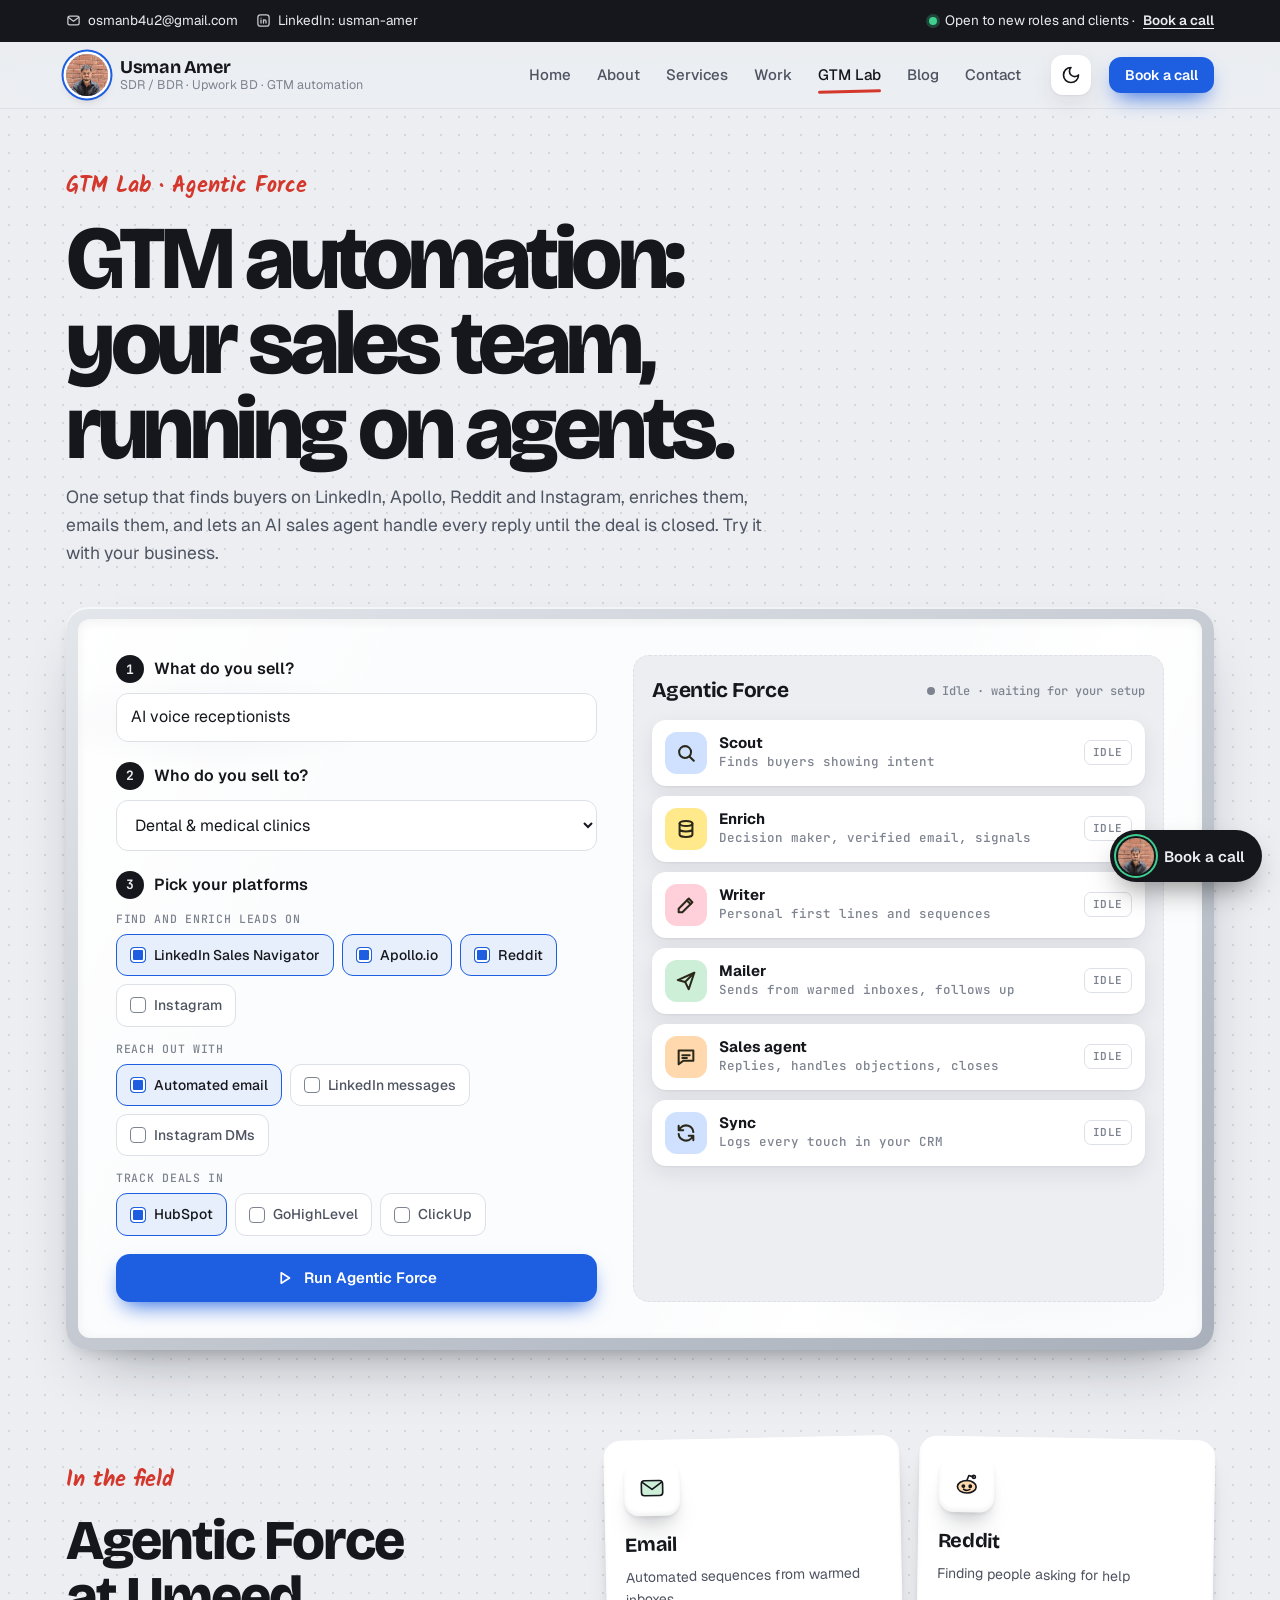
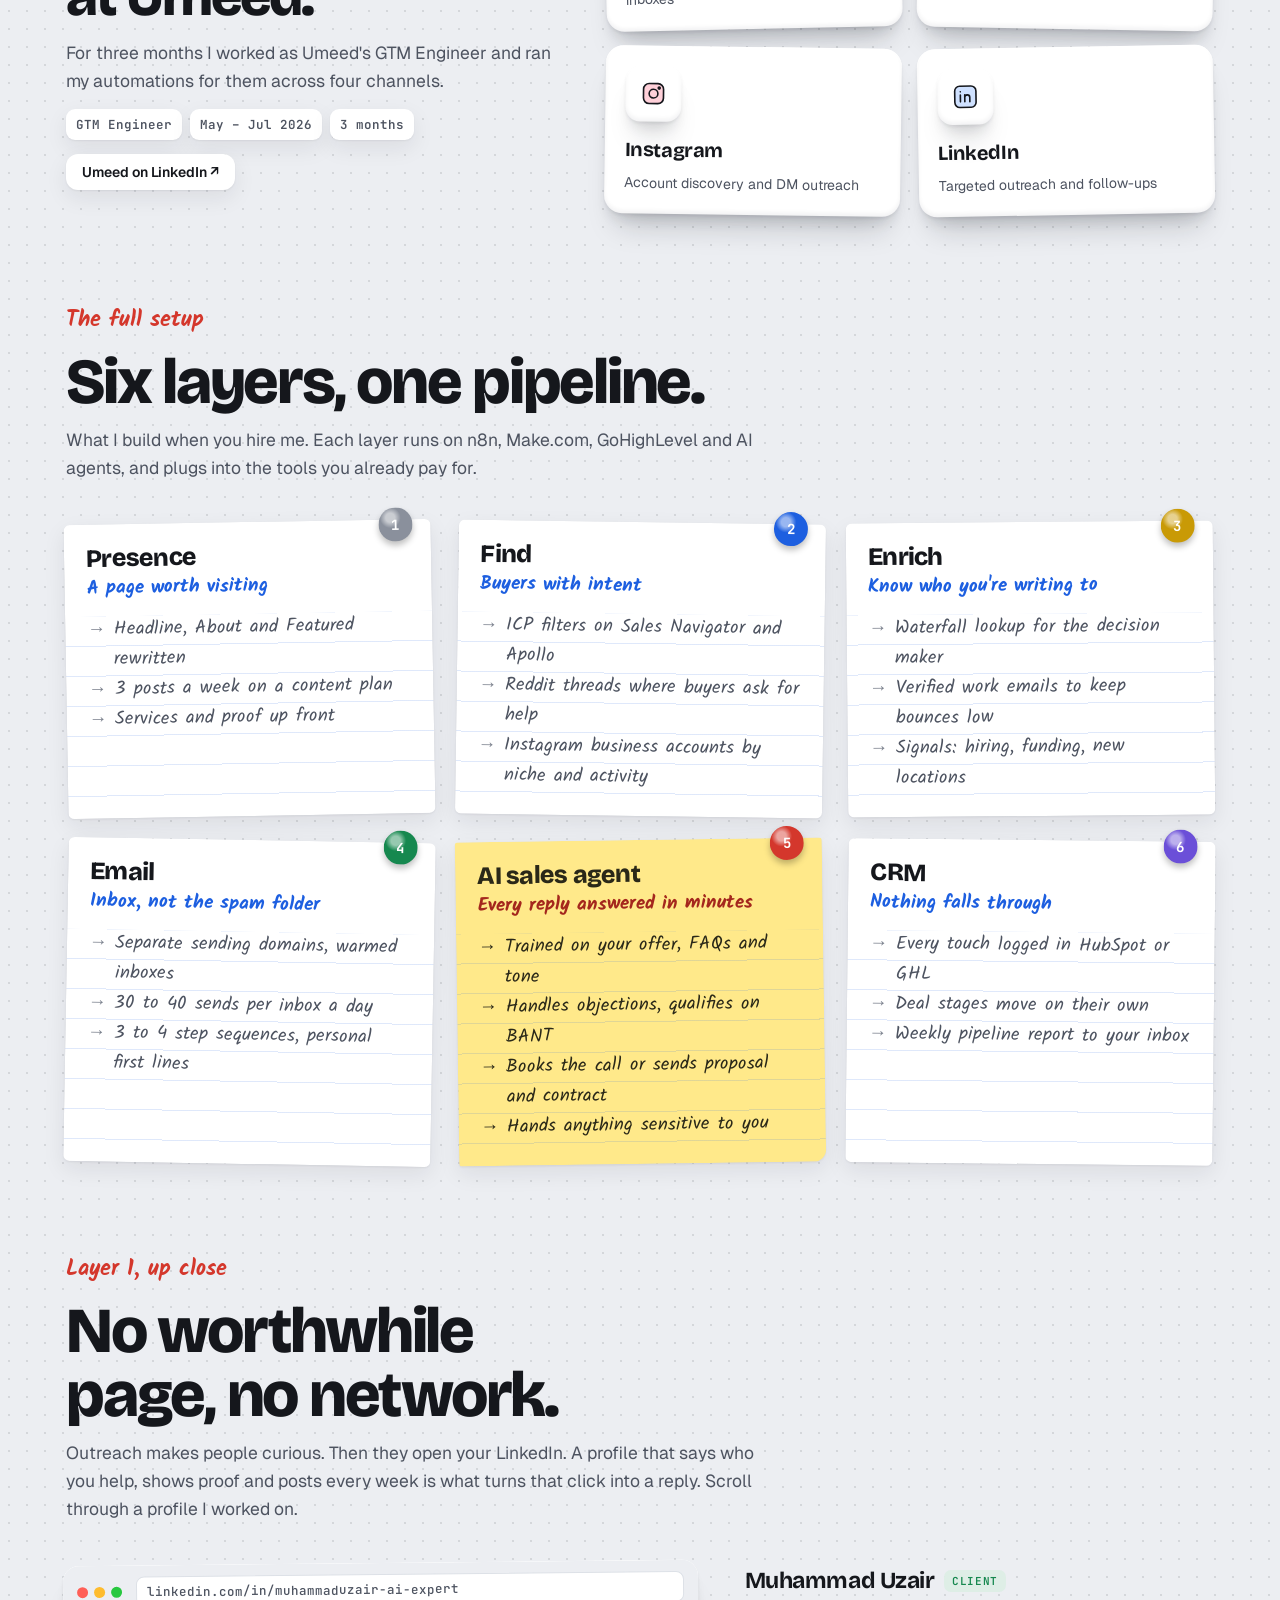
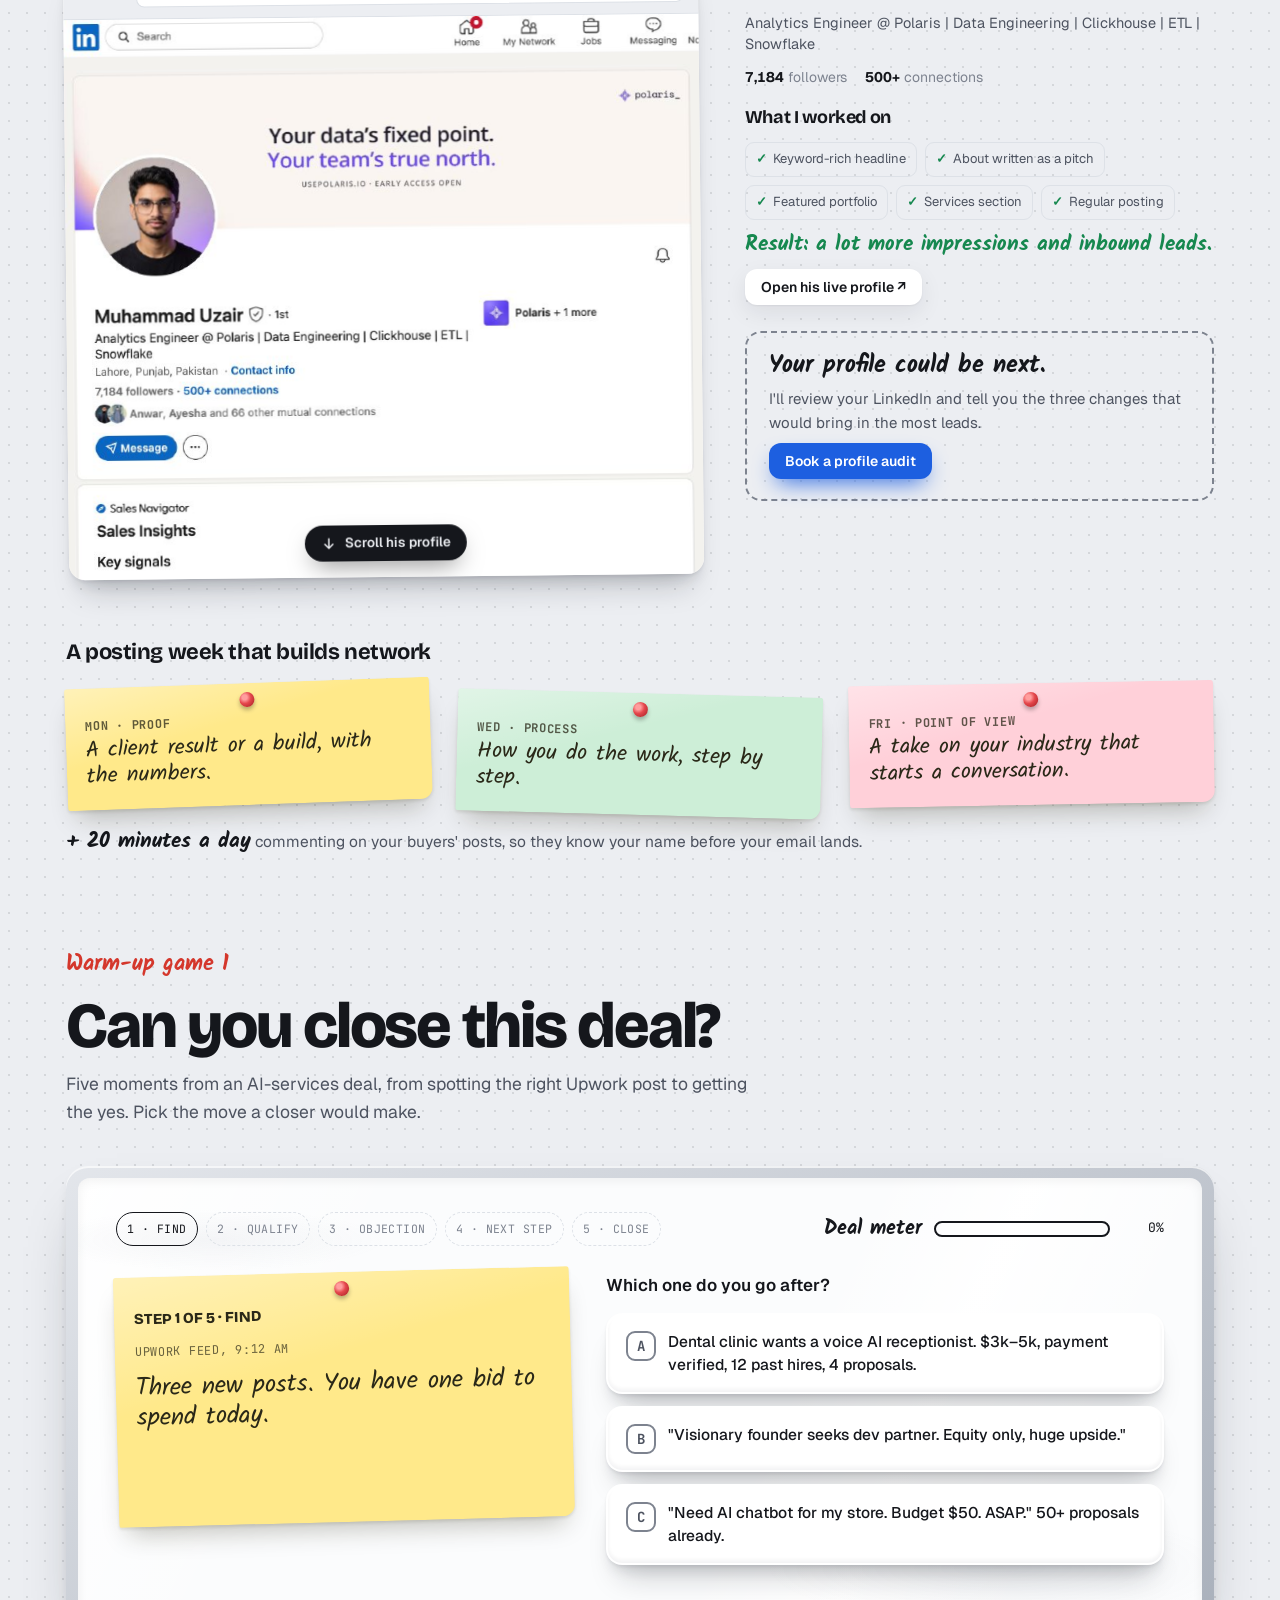
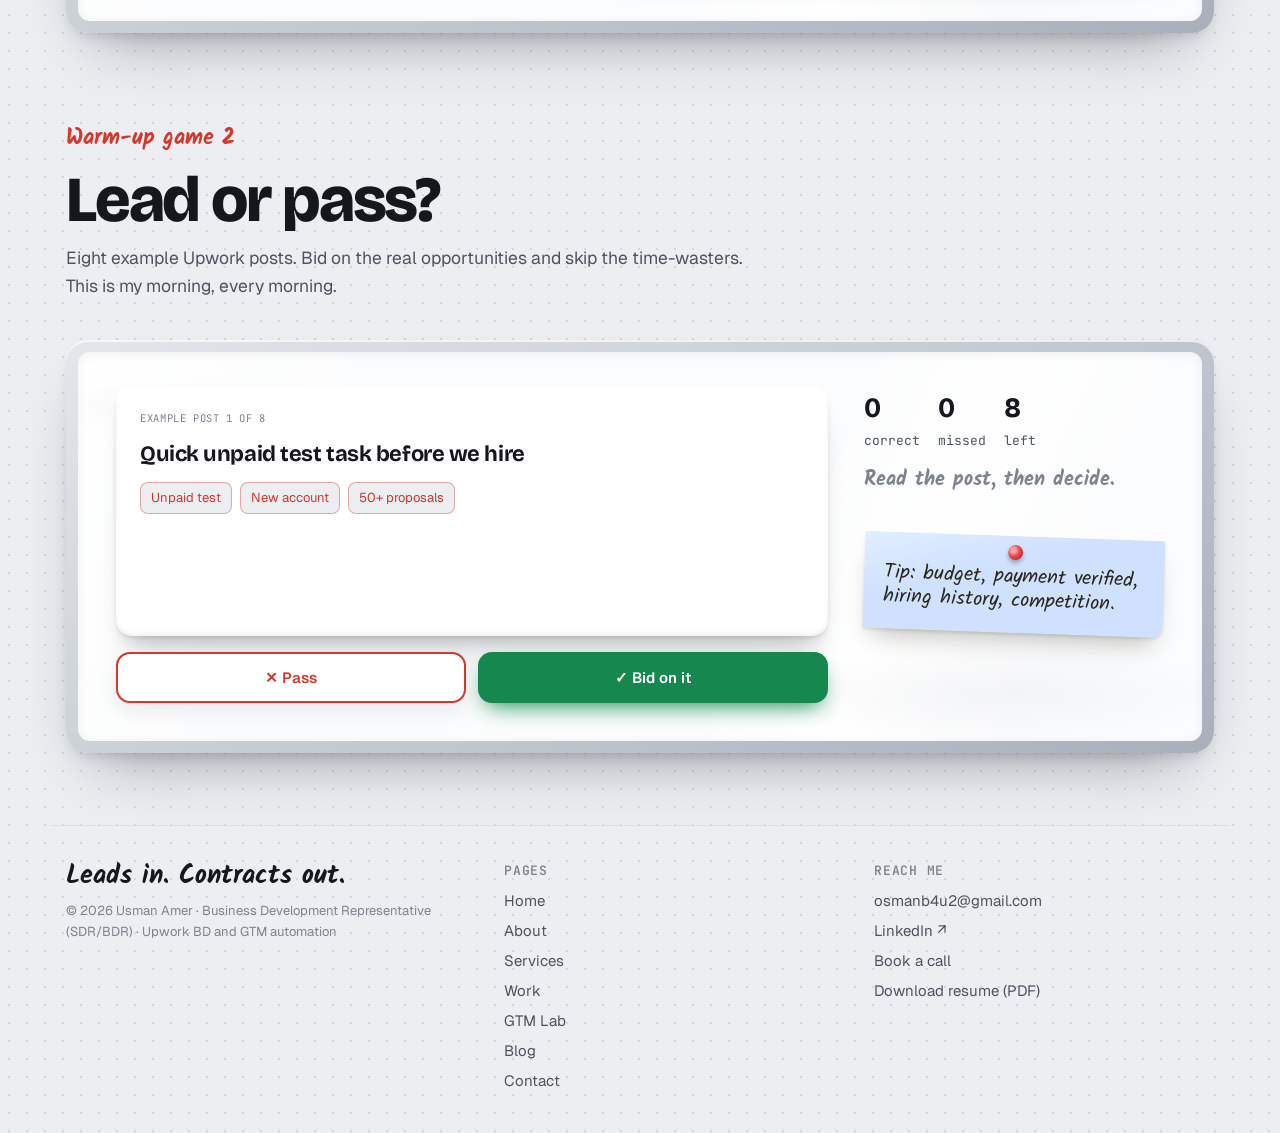
<file: gtm-lab.html>
<!doctype html>
<html lang="en">
<head>
<meta charset="utf-8">
<meta name="viewport" content="width=device-width, initial-scale=1, viewport-fit=cover">
<title>GTM Automation Lab · AI Agents for B2B Lead Generation | Usman Amer</title>
<meta name="description" content="Watch a GTM automation demo: AI agents find leads on LinkedIn, Apollo, Reddit and Instagram, enrich them, send cold email and an AI sales agent books the call.">
<meta property="og:title" content="GTM Automation Lab · AI Agents for B2B Lead Generation | Usman Amer">
<meta property="og:description" content="Watch a GTM automation demo: AI agents find leads on LinkedIn, Apollo, Reddit and Instagram, enrich them, send cold email and an AI sales agent books the call.">
<link rel="canonical" href="https://usmanamerbdr.vercel.app/gtm-lab">
<meta property="og:site_name" content="Usman Amer">
<meta property="og:type" content="website">
<meta property="og:url" content="https://usmanamerbdr.vercel.app/gtm-lab">
<meta property="og:image" content="https://usmanamerbdr.vercel.app/assets/og-image.jpg">
<meta property="og:image:width" content="1200">
<meta property="og:image:height" content="630">
<meta property="og:image:alt" content="Usman Amer website: Leads in. Contracts out.">
<meta name="twitter:card" content="summary_large_image">
<meta name="twitter:title" content="GTM Automation Lab · AI Agents for B2B Lead Generation | Usman Amer">
<meta name="twitter:description" content="Watch a GTM automation demo: AI agents find leads on LinkedIn, Apollo, Reddit and Instagram, enrich them, send cold email and an AI sales agent books the call.">
<meta name="twitter:image" content="https://usmanamerbdr.vercel.app/assets/og-image.jpg">
<meta name="theme-color" content="#eceef2">
<script>
(function(){
  try{
    var t=localStorage.getItem('ua_theme');
    if(t==='dark'||t==='light'){
      document.documentElement.setAttribute('data-theme',t);
      if(t==='dark'){
        var m=document.querySelector('meta[name="theme-color"]');
        if(m)m.setAttribute('content','#0c0e11');
      }
    }
  }catch(e){}
})();
</script>
<link rel="icon" href="/assets/favicon.svg" type="image/svg+xml">
<link rel="icon" href="/assets/favicon-32.png" sizes="32x32" type="image/png">
<link rel="apple-touch-icon" href="/assets/apple-touch-icon.png">
<link rel="preconnect" href="https://fonts.googleapis.com">
<link rel="preconnect" href="https://fonts.gstatic.com" crossorigin>
<link rel="stylesheet" href="https://fonts.googleapis.com/css2?family=Bricolage+Grotesque:opsz,wght@12..96,500;12..96,700;12..96,800&family=Geist:wght@400;500;600&family=Kalam:wght@400;700&family=JetBrains+Mono:wght@500&display=swap">
<link rel="stylesheet" href="/css/styles.css">
</head>
<body data-page="lab">
<!-- CONTACT STRIP -->
<div class="strip">
  <div class="wrap">
    <button type="button" data-copy="osmanb4u2@gmail.com" data-target="strip-mail" id="strip-copy" aria-label="Copy email address">
      <svg viewBox="0 0 24 24" fill="none" stroke="currentColor" stroke-width="2" stroke-linecap="round" stroke-linejoin="round" aria-hidden="true"><rect x="3" y="5" width="18" height="14" rx="3"/><path d="m4 7 8 6 8-6"/></svg>
      <span id="strip-mail">osmanb4u2@gmail.com</span>
    </button>
    <a href="https://linkedin.com/in/usman-amer-a11652266" target="_blank" rel="noopener">
      <svg viewBox="0 0 24 24" fill="none" stroke="currentColor" stroke-width="2" stroke-linecap="round" stroke-linejoin="round" aria-hidden="true"><rect x="3" y="3" width="18" height="18" rx="4"/><path d="M8 11v5M8 8v.01M12 16v-5M16 16v-3a2 2 0 0 0-4 0"/></svg>
      <span>LinkedIn<span class="hide-sm">: usman-amer</span></span>
    </a>
    <span class="avail"><i></i><span class="hide-sm">Open to new roles and clients ·</span> <button type="button" data-book id="strip-book">Book a call</button></span>
  </div>
</div>

<!-- NAVBAR -->
<header class="topbar">
  <div class="wrap">
    <a class="brand" href="/">
      <span class="avatar photo" role="img" aria-label="Photo of Usman Amer"></span>
      <span class="brand-text"><strong>Usman Amer</strong><small>SDR / BDR · Upwork BD · GTM automation</small></span>
    </a>
    <nav class="nav-links" aria-label="Main">
      <a href="/" data-nav="home">Home</a>
      <a href="/about" data-nav="about">About</a>
      <a href="/services" data-nav="services">Services</a>
      <a href="/work" data-nav="work">Work</a>
      <a href="/gtm-lab" data-nav="lab">GTM Lab</a>
      <a href="/blog" data-nav="blog">Blog</a>
      <a href="/contact" data-nav="contact">Contact</a>
    </nav>
    <button class="theme-btn" type="button" id="theme-btn" aria-label="Toggle dark/light theme" title="Toggle theme">
      <svg class="sun-icon" viewBox="0 0 24 24" fill="none" stroke="currentColor" stroke-width="2" stroke-linecap="round" stroke-linejoin="round" aria-hidden="true"><circle cx="12" cy="12" r="4"/><path d="M12 2v2M12 20v2M4.93 4.93l1.41 1.41M17.66 17.66l1.41 1.41M2 12h2M20 12h2M6.34 17.66l-1.41 1.41M19.07 4.93l-1.41 1.41"/></svg>
      <svg class="moon-icon" viewBox="0 0 24 24" fill="none" stroke="currentColor" stroke-width="2" stroke-linecap="round" stroke-linejoin="round" aria-hidden="true"><path d="M12 3a6 6 0 0 0 9 9 9 9 0 1 1-9-9Z"/></svg>
    </button>
    <button class="btn btn-primary btn-sm nav-cta" type="button" data-book id="nav-book">Book a call</button>
    <button class="menu-btn" type="button" id="menu-btn" aria-expanded="false" aria-controls="mobile-menu" aria-label="Open menu">
      <svg viewBox="0 0 24 24" fill="none" stroke="currentColor" stroke-width="2.2" stroke-linecap="round"><path d="M4 7h16M4 12h16M4 17h10"/></svg>
    </button>
  </div>
  <div class="mobile-menu" id="mobile-menu" hidden>
    <div class="wrap">
      <a href="/" data-nav="home">Home</a>
      <a href="/about" data-nav="about">About</a>
      <a href="/services" data-nav="services">Services</a>
      <a href="/work" data-nav="work">Work</a>
      <a href="/gtm-lab" data-nav="lab">GTM Lab</a>
      <a href="/blog" data-nav="blog">Blog</a>
      <a href="/contact" data-nav="contact">Contact</a>
      <button class="btn btn-primary" type="button" data-book id="mm-book">Book a call</button>
    </div>
  </div>
</header>

<main>

<!-- ======================= GTM LAB ======================= -->
<div class="view" id="v-lab" data-view="lab">
  <section>
    <div class="wrap">
      <div class="sec-title page-title">
        <span class="kicker">GTM Lab · Agentic Force</span>
        <h1>GTM automation: your sales team, running on agents.</h1>
        <p>One setup that finds buyers on LinkedIn, Apollo, Reddit and Instagram, enriches them, emails them, and lets an AI sales agent handle every reply until the deal is closed. Try it with your business.</p>
      </div>
      <div class="whiteboard lab">
        <div class="surface">
          <form class="lab-in" id="gtm-form" novalidate>
            <div class="lab-step"><span class="n">1</span><label for="g-offer">What do you sell?</label></div>
            <input id="g-offer" type="text" value="AI voice receptionists" maxlength="60" autocomplete="off">
            <div class="lab-step"><span class="n">2</span><label for="g-ind">Who do you sell to?</label></div>
            <select id="g-ind">
              <option value="clinics">Dental &amp; medical clinics</option>
              <option value="home">Home services (HVAC, plumbing, roofing)</option>
              <option value="realestate">Real estate teams</option>
              <option value="property">Property managers</option>
              <option value="saas">SaaS startups</option>
              <option value="ecom">E-commerce brands</option>
              <option value="legal">Law firms</option>
            </select>
            <fieldset>
              <legend><span class="n">3</span>Pick your platforms</legend>
              <div class="pgroup"><small>Find and enrich leads on</small>
                <div class="pchips">
                  <label class="pchip"><input type="checkbox" name="src" value="linkedin" id="p-linkedin" checked><span>LinkedIn Sales Navigator</span></label>
                  <label class="pchip"><input type="checkbox" name="src" value="apollo" id="p-apollo" checked><span>Apollo.io</span></label>
                  <label class="pchip"><input type="checkbox" name="src" value="reddit" id="p-reddit" checked><span>Reddit</span></label>
                  <label class="pchip"><input type="checkbox" name="src" value="instagram" id="p-instagram"><span>Instagram</span></label>
                </div>
              </div>
              <div class="pgroup"><small>Reach out with</small>
                <div class="pchips">
                  <label class="pchip"><input type="checkbox" name="ch" value="email" id="p-email" checked><span>Automated email</span></label>
                  <label class="pchip"><input type="checkbox" name="ch" value="dm" id="p-dm"><span>LinkedIn messages</span></label>
                  <label class="pchip"><input type="checkbox" name="ch" value="ig" id="p-ig"><span>Instagram DMs</span></label>
                </div>
              </div>
              <div class="pgroup"><small>Track deals in</small>
                <div class="pchips">
                  <label class="pchip"><input type="checkbox" name="crm" value="hubspot" id="p-hubspot" checked><span>HubSpot</span></label>
                  <label class="pchip"><input type="checkbox" name="crm" value="ghl" id="p-ghl"><span>GoHighLevel</span></label>
                  <label class="pchip"><input type="checkbox" name="crm" value="clickup" id="p-clickup"><span>ClickUp</span></label>
                </div>
              </div>
            </fieldset>
            <button class="btn btn-primary" type="button" id="g-run">
              <svg viewBox="0 0 24 24" fill="none" stroke="currentColor" stroke-width="2.2" stroke-linecap="round" stroke-linejoin="round" aria-hidden="true"><path d="M7 5v14l11-7Z"/></svg>
              <span>Run Agentic Force</span>
            </button>
            <p class="form-err" id="g-err" hidden>Pick at least one place to find leads.</p>
          </form>

          <div class="lab-board">
            <div class="board-head"><strong>Agentic Force</strong><span class="status" id="g-status"><i></i><span>Idle · waiting for your setup</span></span></div>
            <ol class="agents" id="agents">
              <li class="agent" data-agent="scout"><span class="aic" style="--c:var(--note-blue)"><svg viewBox="0 0 24 24" fill="none" stroke="#2a2818" stroke-width="2.2" stroke-linecap="round" stroke-linejoin="round" aria-hidden="true"><circle cx="11" cy="11" r="6.5"/><path d="m16 16 4.5 4.5"/></svg></span><span class="abody"><strong>Scout</strong><span class="alog">Finds buyers showing intent</span></span><span class="astate">Idle</span></li>
              <li class="agent" data-agent="enrich"><span class="aic" style="--c:var(--note-yellow)"><svg viewBox="0 0 24 24" fill="none" stroke="#2a2818" stroke-width="2.2" stroke-linecap="round" stroke-linejoin="round" aria-hidden="true"><ellipse cx="12" cy="6" rx="7" ry="2.8"/><path d="M5 6v6c0 1.5 3 2.8 7 2.8s7-1.3 7-2.8V6M5 12v6c0 1.5 3 2.8 7 2.8s7-1.3 7-2.8v-6"/></svg></span><span class="abody"><strong>Enrich</strong><span class="alog">Decision maker, verified email, signals</span></span><span class="astate">Idle</span></li>
              <li class="agent" data-agent="writer"><span class="aic" style="--c:var(--note-pink)"><svg viewBox="0 0 24 24" fill="none" stroke="#2a2818" stroke-width="2.2" stroke-linecap="round" stroke-linejoin="round" aria-hidden="true"><path d="M4 20h4L19 9l-4-4L4 16Z"/><path d="m13 7 4 4"/></svg></span><span class="abody"><strong>Writer</strong><span class="alog">Personal first lines and sequences</span></span><span class="astate">Idle</span></li>
              <li class="agent" data-agent="mailer"><span class="aic" style="--c:var(--note-green)"><svg viewBox="0 0 24 24" fill="none" stroke="#2a2818" stroke-width="2.2" stroke-linecap="round" stroke-linejoin="round" aria-hidden="true"><path d="M3 11 21 3l-6 18-4-8Z"/><path d="m11 13 10-10"/></svg></span><span class="abody"><strong>Mailer</strong><span class="alog">Sends from warmed inboxes, follows up</span></span><span class="astate">Idle</span></li>
              <li class="agent" data-agent="closer"><span class="aic" style="--c:var(--note-orange)"><svg viewBox="0 0 24 24" fill="none" stroke="#2a2818" stroke-width="2.2" stroke-linecap="round" stroke-linejoin="round" aria-hidden="true"><path d="M4 5h16v11H9l-5 4Z"/><path d="M8 10h8M8 13h5"/></svg></span><span class="abody"><strong>Sales agent</strong><span class="alog">Replies, handles objections, closes</span></span><span class="astate">Idle</span></li>
              <li class="agent" data-agent="sync"><span class="aic" style="--c:var(--note-blue)"><svg viewBox="0 0 24 24" fill="none" stroke="#2a2818" stroke-width="2.2" stroke-linecap="round" stroke-linejoin="round" aria-hidden="true"><path d="M20 11a8 8 0 0 0-14-4.5L4 9M4 4v5h5M4 13a8 8 0 0 0 14 4.5l2-2.5M20 20v-5h-5"/></svg></span><span class="abody"><strong>Sync</strong><span class="alog">Logs every touch in your CRM</span></span><span class="astate">Idle</span></li>
            </ol>
          </div>
        </div>
      </div>

      <div class="gtm-results" id="gtm-results" hidden>
        <div class="res-head"><h2>Here's your first week.</h2><span class="ex-tag">Estimates and example leads, not live data</span></div>
        <div class="kpis" id="g-kpis"></div>
        <div class="res-grid">
          <div class="panel"><h3>Top example leads</h3><div id="g-leads"></div></div>
          <div class="convo">
            <div class="convo-head">
              <span class="af">AF</span>
              <span class="ct"><strong>Sales agent</strong><small id="g-with">Example conversation</small></span>
              <button class="copy" type="button" id="g-replay">Replay</button>
            </div>
            <div class="convo-body" id="g-convo" aria-live="polite"></div>
          </div>
        </div>
        <div class="res-cta">
          <span class="hand">Want this running for your business?</span>
          <button class="btn btn-primary" type="button" data-book id="g-book">Book a call</button>
          <button class="btn btn-ghost" type="button" id="g-again">Change setup</button>
        </div>
      </div>
    </div>
  </section>

  <section>
    <div class="wrap">
      <div class="umeed">
        <div class="field-copy">
          <span class="kicker">In the field</span>
          <h2>Agentic Force at Umeed.</h2>
          <p>For three months I worked as Umeed's GTM Engineer and ran my automations for them across four channels.</p>
          <div class="field-meta"><span>GTM Engineer</span><span>May – Jul 2026</span><span>3 months</span></div>
          <a class="btn btn-ghost btn-sm" href="https://www.linkedin.com/company/umeed-reframing-mindsets/" target="_blank" rel="noopener">Umeed on LinkedIn ↗</a>
        </div>
        <div class="field-ch">
          <div class="chan"><span class="sq"><svg viewBox="0 0 48 48" fill="none" stroke="var(--ink)" stroke-width="2.6" stroke-linecap="round" stroke-linejoin="round" aria-hidden="true"><rect x="7" y="12" width="34" height="24" rx="5" fill="var(--note-green)"/><path d="m9 15 15 11 15-11"/></svg></span><strong>Email</strong><span>Automated sequences from warmed inboxes</span></div>
          <div class="chan"><span class="sq"><svg viewBox="0 0 48 48" fill="none" stroke="var(--ink)" stroke-width="2.6" stroke-linecap="round" stroke-linejoin="round" aria-hidden="true"><ellipse cx="24" cy="28" rx="15" ry="10" fill="var(--note-orange)"/><circle cx="18.5" cy="27" r="1.8" fill="var(--ink)"/><circle cx="29.5" cy="27" r="1.8" fill="var(--ink)"/><path d="M19 32c3 2 7 2 10 0M24 18l3-8 7 2"/><circle cx="35" cy="12" r="2.5"/></svg></span><strong>Reddit</strong><span>Finding people asking for help</span></div>
          <div class="chan"><span class="sq"><svg viewBox="0 0 48 48" fill="none" stroke="var(--ink)" stroke-width="2.6" stroke-linecap="round" stroke-linejoin="round" aria-hidden="true"><rect x="8" y="8" width="32" height="32" rx="9" fill="var(--note-pink)"/><circle cx="24" cy="24" r="7"/><circle cx="33" cy="15" r="1.6" fill="var(--ink)"/></svg></span><strong>Instagram</strong><span>Account discovery and DM outreach</span></div>
          <div class="chan"><span class="sq"><svg viewBox="0 0 48 48" fill="none" stroke="var(--ink)" stroke-width="2.6" stroke-linecap="round" stroke-linejoin="round" aria-hidden="true"><rect x="7" y="7" width="34" height="34" rx="8" fill="var(--note-blue)"/><path d="M16 21v11M16 16v.01M23 32v-7a4 4 0 0 1 8 0v7M23 21v11"/></svg></span><strong>LinkedIn</strong><span>Targeted outreach and follow-ups</span></div>
        </div>
      </div>
    </div>
  </section>

  <section>
    <div class="wrap">
      <div class="sec-title">
        <span class="kicker">The full setup</span>
        <h2>Six layers, one pipeline.</h2>
        <p>What I build when you hire me. Each layer runs on n8n, Make.com, GoHighLevel and AI agents, and plugs into the tools you already pay for.</p>
      </div>
      <div class="setup">
        <article class="layer">
          <span class="dot" style="--mag:#8a909c">1</span>
          <h3>Presence</h3><span class="lsub">A page worth visiting</span>
          <ul><li>Headline, About and Featured rewritten</li><li>3 posts a week on a content plan</li><li>Services and proof up front</li></ul>
        </article>
        <article class="layer">
          <span class="dot" style="--mag:#1d5fe0">2</span>
          <h3>Find</h3><span class="lsub">Buyers with intent</span>
          <ul><li>ICP filters on Sales Navigator and Apollo</li><li>Reddit threads where buyers ask for help</li><li>Instagram business accounts by niche and activity</li></ul>
        </article>
        <article class="layer">
          <span class="dot" style="--mag:#c99a06">3</span>
          <h3>Enrich</h3><span class="lsub">Know who you're writing to</span>
          <ul><li>Waterfall lookup for the decision maker</li><li>Verified work emails to keep bounces low</li><li>Signals: hiring, funding, new locations</li></ul>
        </article>
        <article class="layer">
          <span class="dot" style="--mag:#16884f">4</span>
          <h3>Email</h3><span class="lsub">Inbox, not the spam folder</span>
          <ul><li>Separate sending domains, warmed inboxes</li><li>30 to 40 sends per inbox a day</li><li>3 to 4 step sequences, personal first lines</li></ul>
        </article>
        <article class="layer hot">
          <span class="dot" style="--mag:#d4372c">5</span>
          <h3>AI sales agent</h3><span class="lsub">Every reply answered in minutes</span>
          <ul><li>Trained on your offer, FAQs and tone</li><li>Handles objections, qualifies on BANT</li><li>Books the call or sends proposal and contract</li><li>Hands anything sensitive to you</li></ul>
        </article>
        <article class="layer">
          <span class="dot" style="--mag:#6b4fd8">6</span>
          <h3>CRM</h3><span class="lsub">Nothing falls through</span>
          <ul><li>Every touch logged in HubSpot or GHL</li><li>Deal stages move on their own</li><li>Weekly pipeline report to your inbox</li></ul>
        </article>
      </div>
    </div>
  </section>

  <section id="presence">
    <div class="wrap">
      <div class="sec-title">
        <span class="kicker">Layer 1, up close</span>
        <h2>No worthwhile page, no network.</h2>
        <p>Outreach makes people curious. Then they open your LinkedIn. A profile that says who you help, shows proof and posts every week is what turns that click into a reply. Scroll through a profile I worked on.</p>
      </div>
      <div class="presence">
        <figure class="browser">
          <div class="bar" aria-hidden="true">
            <span class="dots"><i></i><i></i><i></i></span>
            <span class="url">linkedin.com/in/muhammaduzair-ai-expert</span>
          </div>
          <div class="shot" tabindex="0" role="region" aria-label="Scrollable screenshot of Muhammad Uzair's LinkedIn profile" id="li-shot">
            <img src="/assets/images/client-muhammad-uzair-linkedin.jpg" width="812" height="4465" alt="Screenshot of Muhammad Uzair's LinkedIn profile: headline, 7,184 followers, About, Services, Featured portfolio, posts, experience and certifications">
          </div>
          <figcaption class="scroll-hint" id="li-hint">
            <svg viewBox="0 0 24 24" fill="none" stroke="currentColor" stroke-width="2.2" stroke-linecap="round" stroke-linejoin="round" aria-hidden="true"><path d="M12 5v14M6 13l6 6 6-6"/></svg>
            Scroll his profile
          </figcaption>
        </figure>

        <div class="case-side">
          <div class="li-name"><strong>Muhammad Uzair</strong><span class="li-badge">Client</span></div>
          <p class="li-head">Analytics Engineer @ Polaris | Data Engineering | Clickhouse | ETL | Snowflake</p>
          <div class="li-stats"><span><b>7,184</b> followers</span><span><b>500+</b> connections</span></div>
          <h3>What I worked on</h3>
          <ul class="li-done">
            <li>Keyword-rich headline</li><li>About written as a pitch</li><li>Featured portfolio</li><li>Services section</li><li>Regular posting</li>
          </ul>
          <p class="li-result">Result: a lot more impressions and inbound leads.</p>
          <a class="btn btn-ghost btn-sm" href="https://www.linkedin.com/in/muhammaduzair-ai-expert" target="_blank" rel="noopener">Open his live profile ↗</a>
          <div class="li-next">
            <span class="hand">Your profile could be next.</span>
            <p>I'll review your LinkedIn and tell you the three changes that would bring in the most leads.</p>
            <button class="btn btn-primary btn-sm" type="button" data-book id="audit-book">Book a profile audit</button>
          </div>
        </div>
      </div>

      <div class="week">
        <h3>A posting week that builds network</h3>
        <div class="week-notes">
          <div class="note"><span class="pin" aria-hidden="true"></span><span class="day">Mon · Proof</span><p>A client result or a build, with the numbers.</p></div>
          <div class="note"><span class="pin" aria-hidden="true"></span><span class="day">Wed · Process</span><p>How you do the work, step by step.</p></div>
          <div class="note"><span class="pin" aria-hidden="true"></span><span class="day">Fri · Point of view</span><p>A take on your industry that starts a conversation.</p></div>
        </div>
        <p class="week-foot"><span class="hand">+ 20 minutes a day</span> commenting on your buyers' posts, so they know your name before your email lands.</p>
      </div>
    </div>
  </section>
  <section>
    <div class="wrap">
      <div class="sec-title"><span class="kicker">Warm-up game 1</span><h2>Can you close this deal?</h2><p>Five moments from an AI-services deal, from spotting the right Upwork post to getting the yes. Pick the move a closer would make.</p></div>
      <div class="whiteboard game"><div class="surface" id="game" aria-live="polite"></div></div>
    </div>
  </section>
  <section>
    <div class="wrap">
      <div class="sec-title"><span class="kicker">Warm-up game 2</span><h2>Lead or pass?</h2><p>Eight example Upwork posts. Bid on the real opportunities and skip the time-wasters. This is my morning, every morning.</p></div>
      <div class="whiteboard lop"><div class="surface" id="lop" aria-live="polite"></div></div>
    </div>
  </section>
</div>

</main>

<footer>
  <div class="wrap">
    <div>
      <span class="hand">Leads in. Contracts out.</span>
      <small>© 2026 Usman Amer · Business Development Representative (SDR/BDR) · Upwork BD and GTM automation</small>
    </div>
    <div><h4>Pages</h4><nav aria-label="Footer"><a href="/">Home</a><a href="/about">About</a><a href="/services">Services</a><a href="/work">Work</a><a href="/gtm-lab">GTM Lab</a><a href="/blog">Blog</a><a href="/contact">Contact</a></nav></div>
    <div><h4>Reach me</h4><div class="fc"><span style="user-select:all;color:var(--ink-2)">osmanb4u2@gmail.com</span><a href="https://linkedin.com/in/usman-amer-a11652266" target="_blank" rel="noopener">LinkedIn ↗</a><a href="/contact">Book a call</a><a href="/assets/Usman-Amer-Resume.pdf" download>Download resume (PDF)</a></div></div>
  </div>
</footer>

<!-- floating book button -->
<button class="fab" type="button" data-book id="fab-book" aria-label="Book a call with Usman">
  <span class="avatar photo" aria-hidden="true"></span><span class="lbl">Book a call</span>
</button>

<!-- booking popup -->
<div class="modal" id="book-modal" hidden>
  <div class="scrim" data-close></div>
  <div class="sheet" role="dialog" aria-modal="true" aria-labelledby="bm-title">
    <button class="x" type="button" data-close aria-label="Close" id="bm-x"><svg viewBox="0 0 24 24" fill="none" stroke="currentColor" stroke-width="2.4" stroke-linecap="round"><path d="M6 6l12 12M18 6 6 18"/></svg></button>
    <div class="who">
      <span class="avatar photo" aria-hidden="true"></span>
      <div><strong>Usman Amer</strong><span><i></i>Taking calls this week</span></div>
    </div>
    <h2 id="bm-title">Got 15 minutes? Let's talk.</h2>
    <p>Pick a time on my calendar and you get an invite with a video link straight away. Hiring, lead gen or a quick sales question, all welcome.</p>
    <a class="btn btn-primary" data-book-link target="_blank" rel="noopener" href="/contact" id="bm-go">
      <svg viewBox="0 0 24 24" fill="none" stroke="currentColor" stroke-width="2" stroke-linecap="round" stroke-linejoin="round" aria-hidden="true"><rect x="3" y="5" width="18" height="16" rx="3"/><path d="M3 10h18M8 3v4M16 3v4"/></svg>
      Pick a time
    </a>
    <div class="alt">
      <a href="https://linkedin.com/in/usman-amer-a11652266" target="_blank" rel="noopener"><svg viewBox="0 0 24 24" fill="none" stroke="currentColor" stroke-width="2" stroke-linecap="round" stroke-linejoin="round" aria-hidden="true"><rect x="3" y="3" width="18" height="18" rx="4"/><path d="M8 11v5M8 8v.01M12 16v-5M16 16v-3a2 2 0 0 0-4 0"/></svg>LinkedIn</a>
      <button type="button" data-copy="osmanb4u2@gmail.com" data-target="bm-mail" id="bm-copy"><svg viewBox="0 0 24 24" fill="none" stroke="currentColor" stroke-width="2" stroke-linecap="round" stroke-linejoin="round" aria-hidden="true"><rect x="3" y="5" width="18" height="14" rx="3"/><path d="m4 7 8 6 8-6"/></svg><span>Copy email</span></button>
    </div>
    <span class="mail-line" id="bm-mail">osmanb4u2@gmail.com</span>
    <button class="btn-link later" type="button" data-close id="bm-later">Maybe later</button>
  </div>
</div>

<script src="/js/config.js"></script>
<script src="/js/main.js"></script>
</body>
</html>
</file>
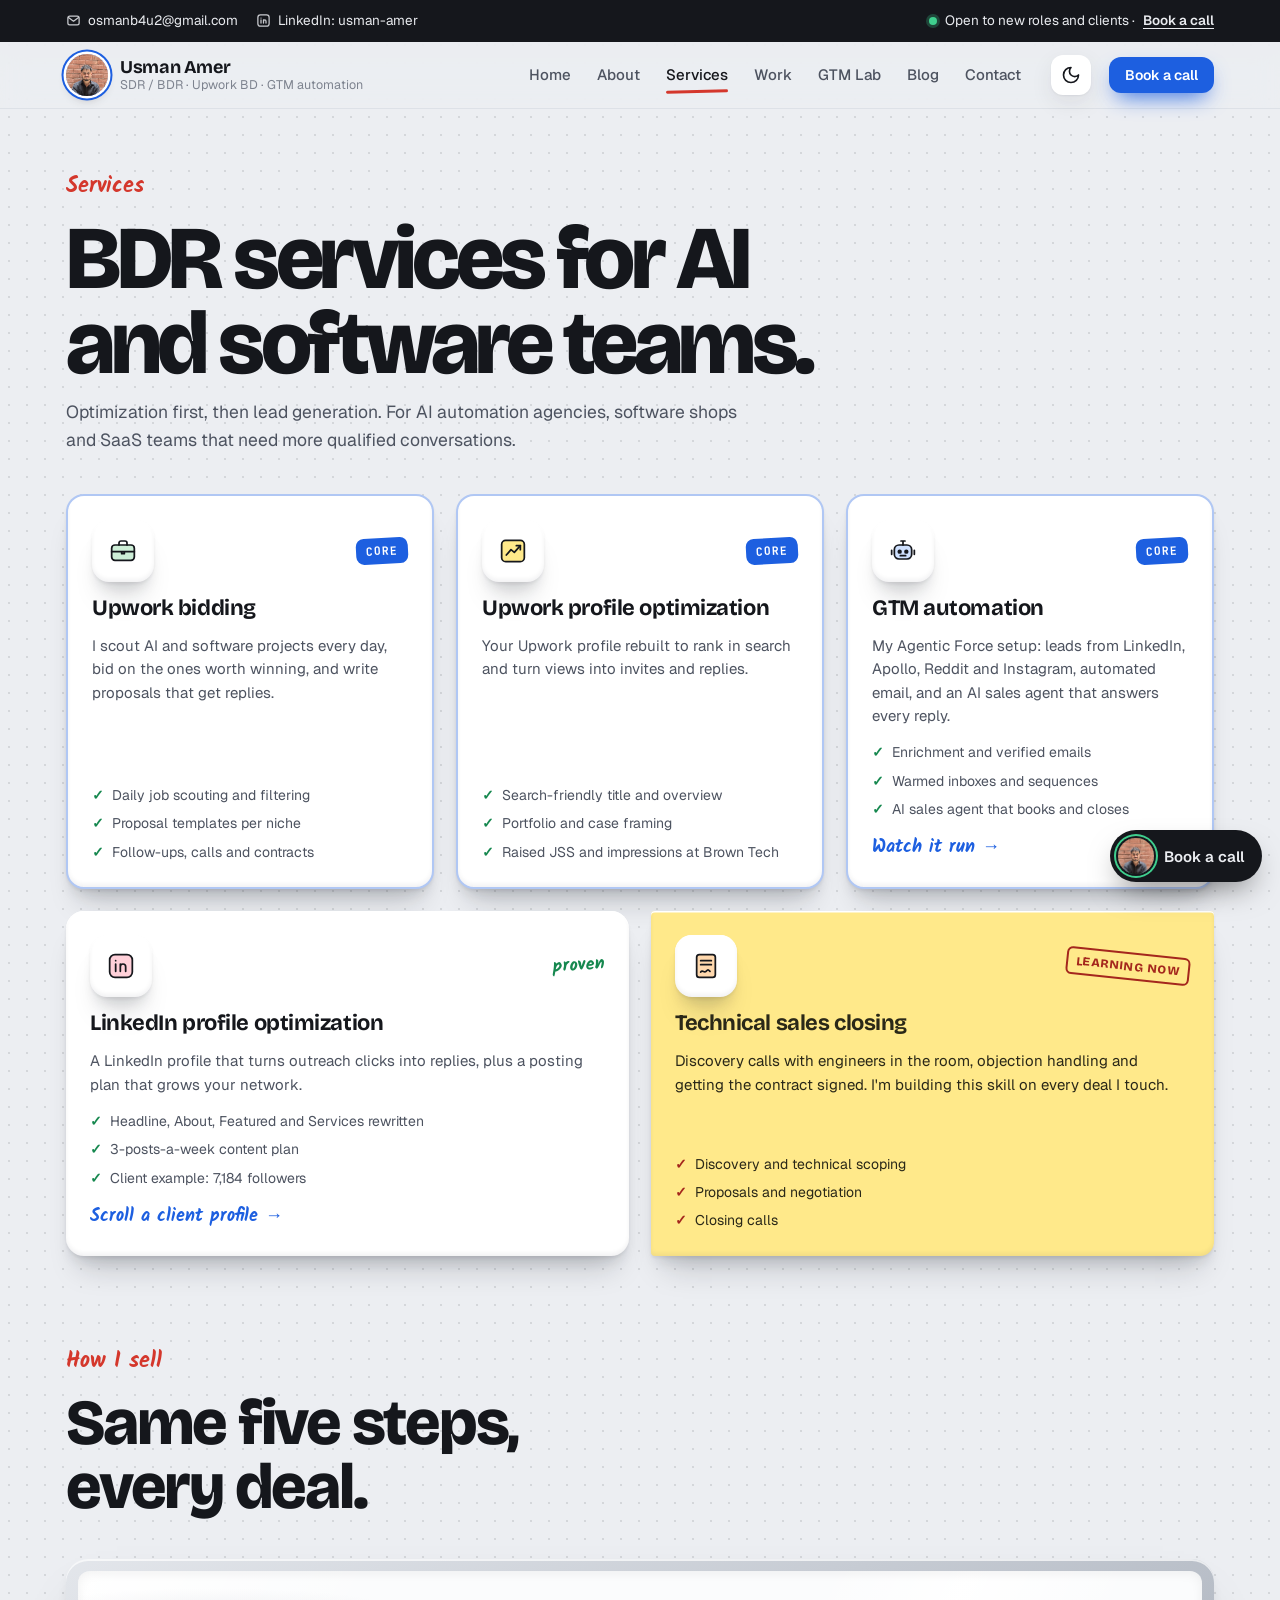
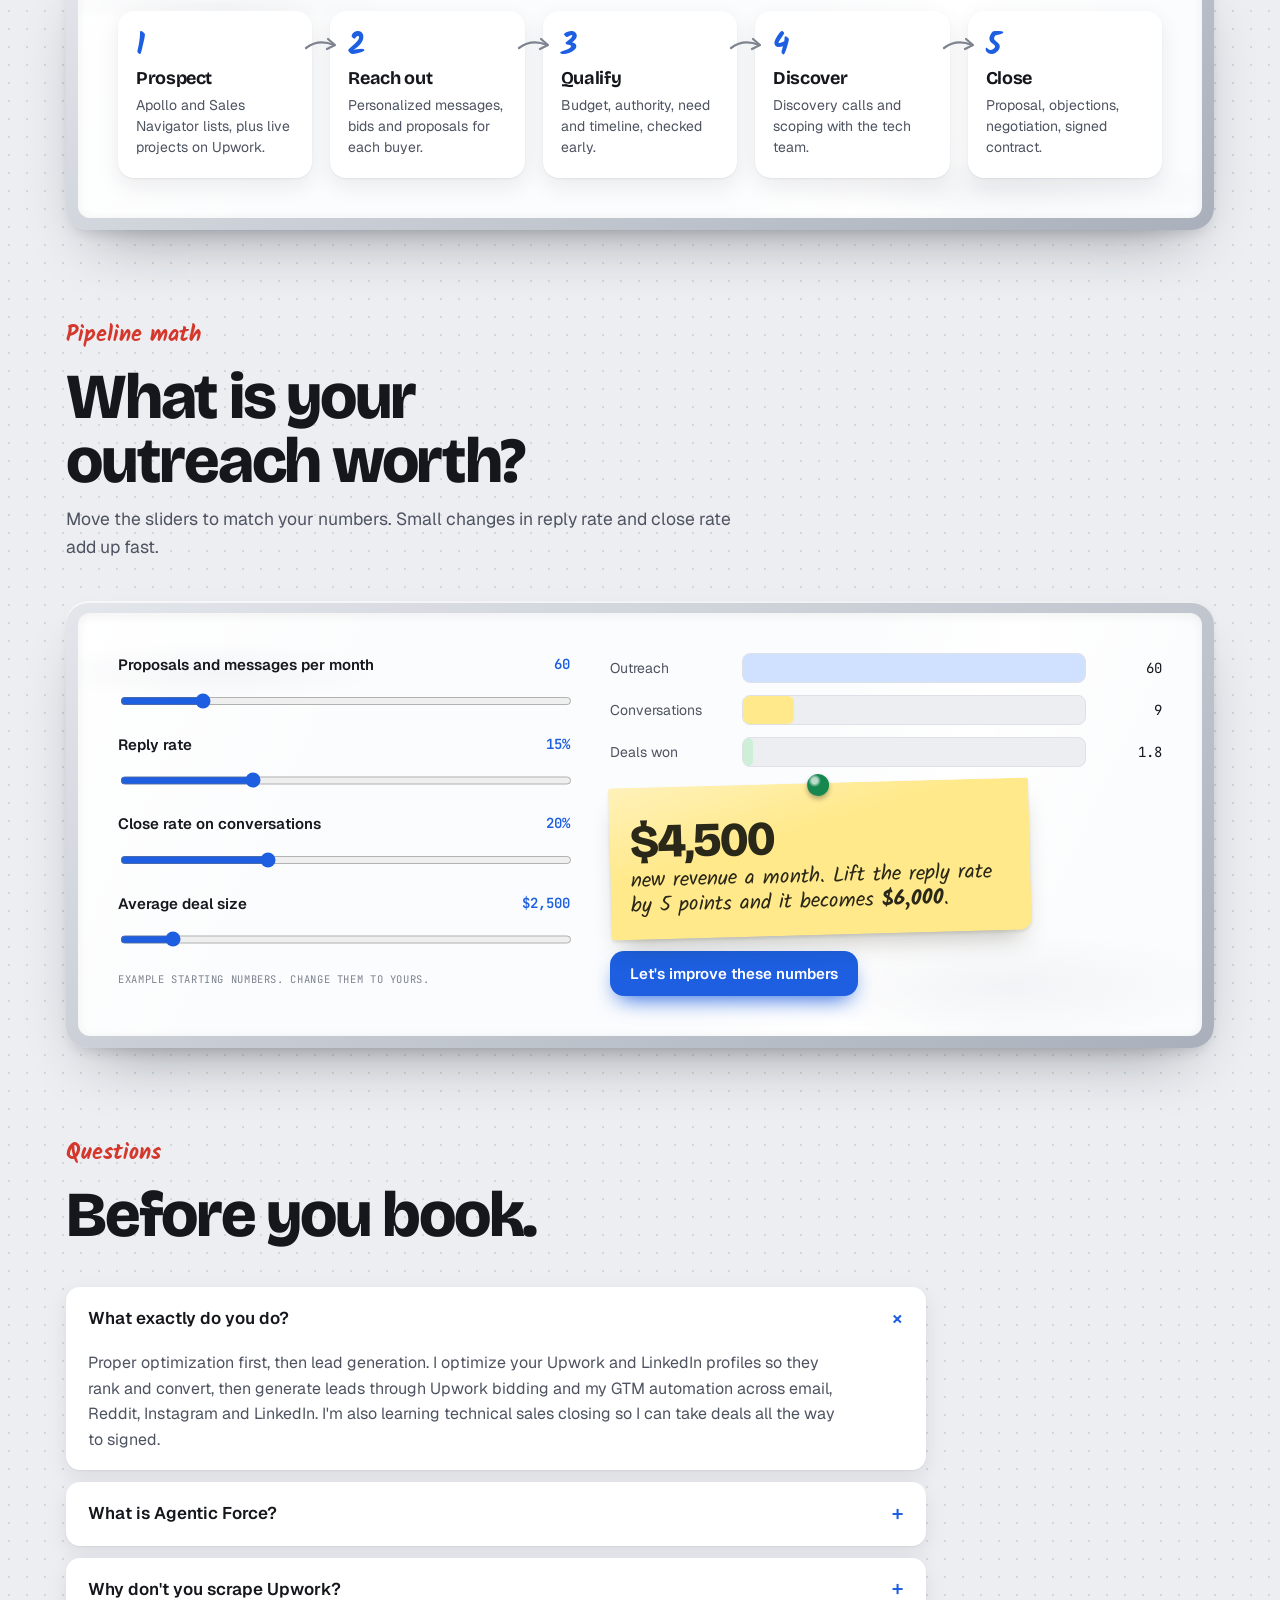
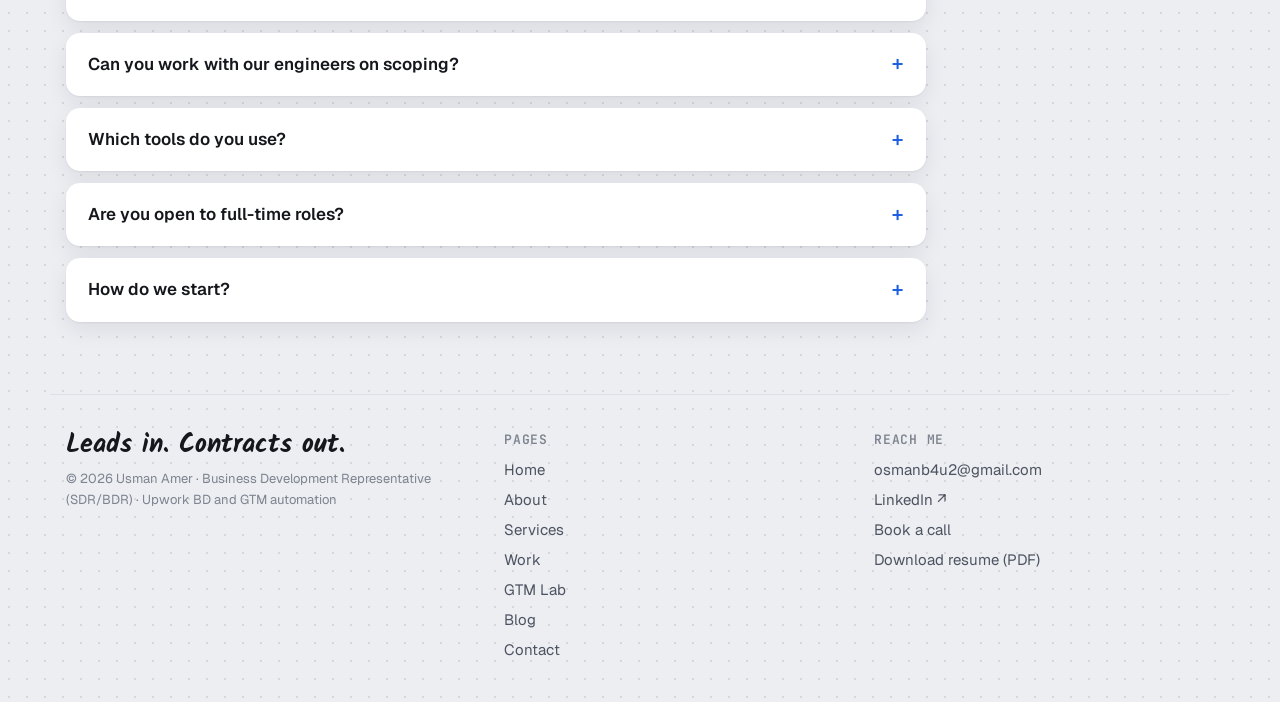
<file: services.html>
<!doctype html>
<html lang="en">
<head>
<meta charset="utf-8">
<meta name="viewport" content="width=device-width, initial-scale=1, viewport-fit=cover">
<title>BDR Services: Upwork Bidding, Profile Optimization &amp; GTM | Usman Amer</title>
<meta name="description" content="Business development services for AI and software teams: Upwork bidding, Upwork and LinkedIn profile optimization, GTM automation with AI agents, and a pipeline calculator.">
<meta property="og:title" content="BDR Services: Upwork Bidding, Profile Optimization &amp; GTM | Usman Amer">
<meta property="og:description" content="Business development services for AI and software teams: Upwork bidding, Upwork and LinkedIn profile optimization, GTM automation with AI agents, and a pipeline calculator.">
<link rel="canonical" href="https://usmanamerbdr.vercel.app/services">
<meta property="og:site_name" content="Usman Amer">
<meta property="og:type" content="website">
<meta property="og:url" content="https://usmanamerbdr.vercel.app/services">
<meta property="og:image" content="https://usmanamerbdr.vercel.app/assets/og-image.jpg">
<meta property="og:image:width" content="1200">
<meta property="og:image:height" content="630">
<meta property="og:image:alt" content="Usman Amer website: Leads in. Contracts out.">
<meta name="twitter:card" content="summary_large_image">
<meta name="twitter:title" content="BDR Services: Upwork Bidding, Profile Optimization &amp; GTM | Usman Amer">
<meta name="twitter:description" content="Business development services for AI and software teams: Upwork bidding, Upwork and LinkedIn profile optimization, GTM automation with AI agents, and a pipeline calculator.">
<meta name="twitter:image" content="https://usmanamerbdr.vercel.app/assets/og-image.jpg">
<meta name="theme-color" content="#eceef2">
<script>
(function(){
  try{
    var t=localStorage.getItem('ua_theme');
    if(t==='dark'||t==='light'){
      document.documentElement.setAttribute('data-theme',t);
      if(t==='dark'){
        var m=document.querySelector('meta[name="theme-color"]');
        if(m)m.setAttribute('content','#0c0e11');
      }
    }
  }catch(e){}
})();
</script>
<link rel="icon" href="/assets/favicon.svg" type="image/svg+xml">
<link rel="icon" href="/assets/favicon-32.png" sizes="32x32" type="image/png">
<link rel="apple-touch-icon" href="/assets/apple-touch-icon.png">
<link rel="preconnect" href="https://fonts.googleapis.com">
<link rel="preconnect" href="https://fonts.gstatic.com" crossorigin>
<link rel="stylesheet" href="https://fonts.googleapis.com/css2?family=Bricolage+Grotesque:opsz,wght@12..96,500;12..96,700;12..96,800&family=Geist:wght@400;500;600&family=Kalam:wght@400;700&family=JetBrains+Mono:wght@500&display=swap">
<link rel="stylesheet" href="/css/styles.css">
</head>
<body data-page="services">
<!-- CONTACT STRIP -->
<div class="strip">
  <div class="wrap">
    <button type="button" data-copy="osmanb4u2@gmail.com" data-target="strip-mail" id="strip-copy" aria-label="Copy email address">
      <svg viewBox="0 0 24 24" fill="none" stroke="currentColor" stroke-width="2" stroke-linecap="round" stroke-linejoin="round" aria-hidden="true"><rect x="3" y="5" width="18" height="14" rx="3"/><path d="m4 7 8 6 8-6"/></svg>
      <span id="strip-mail">osmanb4u2@gmail.com</span>
    </button>
    <a href="https://linkedin.com/in/usman-amer-a11652266" target="_blank" rel="noopener">
      <svg viewBox="0 0 24 24" fill="none" stroke="currentColor" stroke-width="2" stroke-linecap="round" stroke-linejoin="round" aria-hidden="true"><rect x="3" y="3" width="18" height="18" rx="4"/><path d="M8 11v5M8 8v.01M12 16v-5M16 16v-3a2 2 0 0 0-4 0"/></svg>
      <span>LinkedIn<span class="hide-sm">: usman-amer</span></span>
    </a>
    <span class="avail"><i></i><span class="hide-sm">Open to new roles and clients ·</span> <button type="button" data-book id="strip-book">Book a call</button></span>
  </div>
</div>

<!-- NAVBAR -->
<header class="topbar">
  <div class="wrap">
    <a class="brand" href="/">
      <span class="avatar photo" role="img" aria-label="Photo of Usman Amer"></span>
      <span class="brand-text"><strong>Usman Amer</strong><small>SDR / BDR · Upwork BD · GTM automation</small></span>
    </a>
    <nav class="nav-links" aria-label="Main">
      <a href="/" data-nav="home">Home</a>
      <a href="/about" data-nav="about">About</a>
      <a href="/services" data-nav="services">Services</a>
      <a href="/work" data-nav="work">Work</a>
      <a href="/gtm-lab" data-nav="lab">GTM Lab</a>
      <a href="/blog" data-nav="blog">Blog</a>
      <a href="/contact" data-nav="contact">Contact</a>
    </nav>
    <button class="theme-btn" type="button" id="theme-btn" aria-label="Toggle dark/light theme" title="Toggle theme">
      <svg class="sun-icon" viewBox="0 0 24 24" fill="none" stroke="currentColor" stroke-width="2" stroke-linecap="round" stroke-linejoin="round" aria-hidden="true"><circle cx="12" cy="12" r="4"/><path d="M12 2v2M12 20v2M4.93 4.93l1.41 1.41M17.66 17.66l1.41 1.41M2 12h2M20 12h2M6.34 17.66l-1.41 1.41M19.07 4.93l-1.41 1.41"/></svg>
      <svg class="moon-icon" viewBox="0 0 24 24" fill="none" stroke="currentColor" stroke-width="2" stroke-linecap="round" stroke-linejoin="round" aria-hidden="true"><path d="M12 3a6 6 0 0 0 9 9 9 9 0 1 1-9-9Z"/></svg>
    </button>
    <button class="btn btn-primary btn-sm nav-cta" type="button" data-book id="nav-book">Book a call</button>
    <button class="menu-btn" type="button" id="menu-btn" aria-expanded="false" aria-controls="mobile-menu" aria-label="Open menu">
      <svg viewBox="0 0 24 24" fill="none" stroke="currentColor" stroke-width="2.2" stroke-linecap="round"><path d="M4 7h16M4 12h16M4 17h10"/></svg>
    </button>
  </div>
  <div class="mobile-menu" id="mobile-menu" hidden>
    <div class="wrap">
      <a href="/" data-nav="home">Home</a>
      <a href="/about" data-nav="about">About</a>
      <a href="/services" data-nav="services">Services</a>
      <a href="/work" data-nav="work">Work</a>
      <a href="/gtm-lab" data-nav="lab">GTM Lab</a>
      <a href="/blog" data-nav="blog">Blog</a>
      <a href="/contact" data-nav="contact">Contact</a>
      <button class="btn btn-primary" type="button" data-book id="mm-book">Book a call</button>
    </div>
  </div>
</header>

<main>

<!-- ======================= SERVICES ======================= -->
<div class="view" id="v-services" data-view="services">
  <section>
    <div class="wrap">
      <div class="sec-title page-title">
        <span class="kicker">Services</span>
        <h1>BDR services for AI and software teams.</h1>
        <p>Optimization first, then lead generation. For AI automation agencies, software shops and SaaS teams that need more qualified conversations.</p>
      </div>
      <div class="services">
        <article class="svc core">
          <div class="top"><span class="sq"><svg viewBox="0 0 48 48" fill="none" stroke="var(--ink)" stroke-width="2.6" stroke-linecap="round" stroke-linejoin="round" aria-hidden="true"><rect x="7" y="15" width="34" height="23" rx="5" fill="var(--note-green)"/><path d="M18 15v-3a3 3 0 0 1 3-3h6a3 3 0 0 1 3 3v3M7 25h34M22 25v3h4v-3"/></svg></span><span class="core-tag">Core</span></div>
          <h3>Upwork bidding</h3>
          <p>I scout AI and software projects every day, bid on the ones worth winning, and write proposals that get replies.</p>
          <ul><li>Daily job scouting and filtering</li><li>Proposal templates per niche</li><li>Follow-ups, calls and contracts</li></ul>
        </article>
        <article class="svc core">
          <div class="top"><span class="sq"><svg viewBox="0 0 48 48" fill="none" stroke="var(--ink)" stroke-width="2.6" stroke-linecap="round" stroke-linejoin="round" aria-hidden="true"><rect x="7" y="8" width="34" height="32" rx="6" fill="var(--note-yellow)"/><path d="M14 30l7-8 5 4 9-10"/><path d="M29 16h6v6"/></svg></span><span class="core-tag">Core</span></div>
          <h3>Upwork profile optimization</h3>
          <p>Your Upwork profile rebuilt to rank in search and turn views into invites and replies.</p>
          <ul><li>Search-friendly title and overview</li><li>Portfolio and case framing</li><li>Raised JSS and impressions at Brown Tech</li></ul>
        </article>
        <article class="svc core">
          <div class="top"><span class="sq"><svg viewBox="0 0 48 48" fill="none" stroke="var(--ink)" stroke-width="2.6" stroke-linecap="round" stroke-linejoin="round" aria-hidden="true"><rect x="11" y="15" width="26" height="21" rx="7" fill="var(--note-blue)"/><circle cx="19" cy="25" r="2" fill="var(--ink)"/><circle cx="29" cy="25" r="2" fill="var(--ink)"/><path d="M24 15V9M21 9h6M7 23v6M41 23v6M20 31h8"/></svg></span><span class="core-tag">Core</span></div>
          <h3>GTM automation</h3>
          <p>My Agentic Force setup: leads from LinkedIn, Apollo, Reddit and Instagram, automated email, and an AI sales agent that answers every reply.</p>
          <ul><li>Enrichment and verified emails</li><li>Warmed inboxes and sequences</li><li>AI sales agent that books and closes</li></ul>
          <a class="go-lab" href="/gtm-lab?run=1">Watch it run →</a>
        </article>
        <article class="svc wide">
          <div class="top"><span class="sq"><svg viewBox="0 0 48 48" fill="none" stroke="var(--ink)" stroke-width="2.6" stroke-linecap="round" stroke-linejoin="round" aria-hidden="true"><rect x="7" y="7" width="34" height="34" rx="8" fill="var(--note-pink)"/><path d="M16 21v11M16 16v.01M23 32v-7a4 4 0 0 1 8 0v7M23 21v11"/></svg></span><span class="tag">proven</span></div>
          <h3>LinkedIn profile optimization</h3>
          <p>A LinkedIn profile that turns outreach clicks into replies, plus a posting plan that grows your network.</p>
          <ul><li>Headline, About, Featured and Services rewritten</li><li>3-posts-a-week content plan</li><li>Client example: 7,184 followers</li></ul>
          <a class="go-lab" href="/gtm-lab#presence">Scroll a client profile →</a>
        </article>
        <article class="svc wide learn">
          <div class="top"><span class="sq"><svg viewBox="0 0 48 48" fill="none" stroke="var(--ink)" stroke-width="2.6" stroke-linecap="round" stroke-linejoin="round" aria-hidden="true"><rect x="10" y="7" width="28" height="34" rx="4" fill="var(--note-orange)"/><path d="M16 16h16M16 22h16M16 33c3-4 5 2 8-1s3-3 6 0"/></svg></span><span class="learn-tag">Learning now</span></div>
          <h3>Technical sales closing</h3>
          <p>Discovery calls with engineers in the room, objection handling and getting the contract signed. I'm building this skill on every deal I touch.</p>
          <ul><li>Discovery and technical scoping</li><li>Proposals and negotiation</li><li>Closing calls</li></ul>
        </article>
      </div>
    </div>
  </section>

  <section>
    <div class="wrap">
      <div class="sec-title"><span class="kicker">How I sell</span><h2>Same five steps, every deal.</h2></div>
      <div class="whiteboard process">
        <div class="surface">
          <div class="steps">
            <div class="step"><span class="n">1</span><h3>Prospect</h3><p>Apollo and Sales Navigator lists, plus live projects on Upwork.</p><svg class="arrow" viewBox="0 0 34 22" fill="none" stroke="currentColor" stroke-width="2.2" stroke-linecap="round" stroke-linejoin="round" aria-hidden="true"><path d="M2 13c8-6 18-7 28-3"/><path d="m24 4 7 6-8 4"/></svg></div>
            <div class="step"><span class="n">2</span><h3>Reach out</h3><p>Personalized messages, bids and proposals for each buyer.</p><svg class="arrow" viewBox="0 0 34 22" fill="none" stroke="currentColor" stroke-width="2.2" stroke-linecap="round" stroke-linejoin="round" aria-hidden="true"><path d="M2 13c8-6 18-7 28-3"/><path d="m24 4 7 6-8 4"/></svg></div>
            <div class="step"><span class="n">3</span><h3>Qualify</h3><p>Budget, authority, need and timeline, checked early.</p><svg class="arrow" viewBox="0 0 34 22" fill="none" stroke="currentColor" stroke-width="2.2" stroke-linecap="round" stroke-linejoin="round" aria-hidden="true"><path d="M2 13c8-6 18-7 28-3"/><path d="m24 4 7 6-8 4"/></svg></div>
            <div class="step"><span class="n">4</span><h3>Discover</h3><p>Discovery calls and scoping with the tech team.</p><svg class="arrow" viewBox="0 0 34 22" fill="none" stroke="currentColor" stroke-width="2.2" stroke-linecap="round" stroke-linejoin="round" aria-hidden="true"><path d="M2 13c8-6 18-7 28-3"/><path d="m24 4 7 6-8 4"/></svg></div>
            <div class="step"><span class="n">5</span><h3>Close</h3><p>Proposal, objections, negotiation, signed contract.</p></div>
          </div>
        </div>
      </div>
    </div>
  </section>

  <section>
    <div class="wrap">
      <div class="sec-title"><span class="kicker">Pipeline math</span><h2>What is your outreach worth?</h2><p>Move the sliders to match your numbers. Small changes in reply rate and close rate add up fast.</p></div>
      <div class="whiteboard calc">
        <div class="surface">
          <div class="calc-in">
            <div class="field"><label for="c-out">Proposals and messages per month <output id="o-out">60</output></label><input type="range" id="c-out" min="10" max="300" step="10" value="60"></div>
            <div class="field"><label for="c-reply">Reply rate <output id="o-reply">15%</output></label><input type="range" id="c-reply" min="1" max="50" step="1" value="15"></div>
            <div class="field"><label for="c-close">Close rate on conversations <output id="o-close">20%</output></label><input type="range" id="c-close" min="1" max="60" step="1" value="20"></div>
            <div class="field"><label for="c-deal">Average deal size <output id="o-deal">$2,500</output></label><input type="range" id="c-deal" min="500" max="20000" step="250" value="2500"></div>
            <span class="ex-tag">Example starting numbers. Change them to yours.</span>
          </div>
          <div class="calc-out">
            <div class="funnel">
              <div class="fbar"><span class="lab">Outreach</span><span class="track"><span class="bar" id="b-out" style="background:var(--note-blue)"></span></span><span class="num" id="n-out">60</span></div>
              <div class="fbar"><span class="lab">Conversations</span><span class="track"><span class="bar" id="b-conv" style="background:var(--note-yellow)"></span></span><span class="num" id="n-conv">9</span></div>
              <div class="fbar"><span class="lab">Deals won</span><span class="track"><span class="bar" id="b-deal" style="background:var(--note-green)"></span></span><span class="num" id="n-deal">1.8</span></div>
            </div>
            <div class="note result-note"><span class="magnet" style="--mag:var(--m-green)" aria-hidden="true"></span><p><span class="big" id="n-rev">$4,500</span>new revenue a month. Lift the reply rate by 5 points and it becomes <b id="n-lift">$6,000</b>.</p></div>
            <button class="btn btn-primary" type="button" data-book id="calc-book" style="align-self:flex-start">Let's improve these numbers</button>
          </div>
        </div>
      </div>
    </div>
  </section>

  <section>
    <div class="wrap">
      <div class="sec-title"><span class="kicker">Questions</span><h2>Before you book.</h2></div>
      <div class="faq">
        <details open><summary>What exactly do you do?</summary><p>Proper optimization first, then lead generation. I optimize your Upwork and LinkedIn profiles so they rank and convert, then generate leads through Upwork bidding and my GTM automation across email, Reddit, Instagram and LinkedIn. I'm also learning technical sales closing so I can take deals all the way to signed.</p></details>
        <details><summary>What is Agentic Force?</summary><p>My full GTM setup, built on n8n, Make.com, GoHighLevel and AI agents. It finds buyers on LinkedIn Sales Navigator, Apollo, Reddit and Instagram, enriches them with verified emails, sends personal email sequences from warmed inboxes, and runs an AI sales agent that answers replies, handles objections, books calls and sends proposals. Everything is logged in your CRM. You can watch a demo run in the GTM Lab.</p></details>
        <details><summary>Why don't you scrape Upwork?</summary><p>Upwork has no public API for this and doesn't allow scraping, so I keep Upwork work manual: I read and bid on posts myself. The automated lead finding runs on platforms that support it.</p></details>
        <details><summary>Can you work with our engineers on scoping?</summary><p>Yes. I study Software Engineering and know MERN, Laravel, REST APIs, n8n, Make.com and GoHighLevel well enough to scope a project with your dev team before a proposal goes out.</p></details>
        <details><summary>Which tools do you use?</summary><p>Upwork, LinkedIn Sales Navigator, Apollo.io, HubSpot CRM, Salesforce (basic), ClickUp and Fiverr for sales. n8n, Make.com, GoHighLevel and AI agents for automation.</p></details>
        <details><summary>Are you open to full-time roles?</summary><p>Yes. I'm open to SDR, BDR and business development roles at AI and software companies, as well as project-based work.</p></details>
        <details><summary>How do we start?</summary><p>Book a 15-minute call. Tell me what you sell and who you sell to, and I'll tell you honestly whether I can help.</p></details>
      </div>
    </div>
  </section>
</div>

</main>

<footer>
  <div class="wrap">
    <div>
      <span class="hand">Leads in. Contracts out.</span>
      <small>© 2026 Usman Amer · Business Development Representative (SDR/BDR) · Upwork BD and GTM automation</small>
    </div>
    <div><h4>Pages</h4><nav aria-label="Footer"><a href="/">Home</a><a href="/about">About</a><a href="/services">Services</a><a href="/work">Work</a><a href="/gtm-lab">GTM Lab</a><a href="/blog">Blog</a><a href="/contact">Contact</a></nav></div>
    <div><h4>Reach me</h4><div class="fc"><span style="user-select:all;color:var(--ink-2)">osmanb4u2@gmail.com</span><a href="https://linkedin.com/in/usman-amer-a11652266" target="_blank" rel="noopener">LinkedIn ↗</a><a href="/contact">Book a call</a><a href="/assets/Usman-Amer-Resume.pdf" download>Download resume (PDF)</a></div></div>
  </div>
</footer>

<!-- floating book button -->
<button class="fab" type="button" data-book id="fab-book" aria-label="Book a call with Usman">
  <span class="avatar photo" aria-hidden="true"></span><span class="lbl">Book a call</span>
</button>

<!-- booking popup -->
<div class="modal" id="book-modal" hidden>
  <div class="scrim" data-close></div>
  <div class="sheet" role="dialog" aria-modal="true" aria-labelledby="bm-title">
    <button class="x" type="button" data-close aria-label="Close" id="bm-x"><svg viewBox="0 0 24 24" fill="none" stroke="currentColor" stroke-width="2.4" stroke-linecap="round"><path d="M6 6l12 12M18 6 6 18"/></svg></button>
    <div class="who">
      <span class="avatar photo" aria-hidden="true"></span>
      <div><strong>Usman Amer</strong><span><i></i>Taking calls this week</span></div>
    </div>
    <h2 id="bm-title">Got 15 minutes? Let's talk.</h2>
    <p>Pick a time on my calendar and you get an invite with a video link straight away. Hiring, lead gen or a quick sales question, all welcome.</p>
    <a class="btn btn-primary" data-book-link target="_blank" rel="noopener" href="/contact" id="bm-go">
      <svg viewBox="0 0 24 24" fill="none" stroke="currentColor" stroke-width="2" stroke-linecap="round" stroke-linejoin="round" aria-hidden="true"><rect x="3" y="5" width="18" height="16" rx="3"/><path d="M3 10h18M8 3v4M16 3v4"/></svg>
      Pick a time
    </a>
    <div class="alt">
      <a href="https://linkedin.com/in/usman-amer-a11652266" target="_blank" rel="noopener"><svg viewBox="0 0 24 24" fill="none" stroke="currentColor" stroke-width="2" stroke-linecap="round" stroke-linejoin="round" aria-hidden="true"><rect x="3" y="3" width="18" height="18" rx="4"/><path d="M8 11v5M8 8v.01M12 16v-5M16 16v-3a2 2 0 0 0-4 0"/></svg>LinkedIn</a>
      <button type="button" data-copy="osmanb4u2@gmail.com" data-target="bm-mail" id="bm-copy"><svg viewBox="0 0 24 24" fill="none" stroke="currentColor" stroke-width="2" stroke-linecap="round" stroke-linejoin="round" aria-hidden="true"><rect x="3" y="5" width="18" height="14" rx="3"/><path d="m4 7 8 6 8-6"/></svg><span>Copy email</span></button>
    </div>
    <span class="mail-line" id="bm-mail">osmanb4u2@gmail.com</span>
    <button class="btn-link later" type="button" data-close id="bm-later">Maybe later</button>
  </div>
</div>

<script src="/js/config.js"></script>
<script src="/js/main.js"></script>
</body>
</html>
</file>
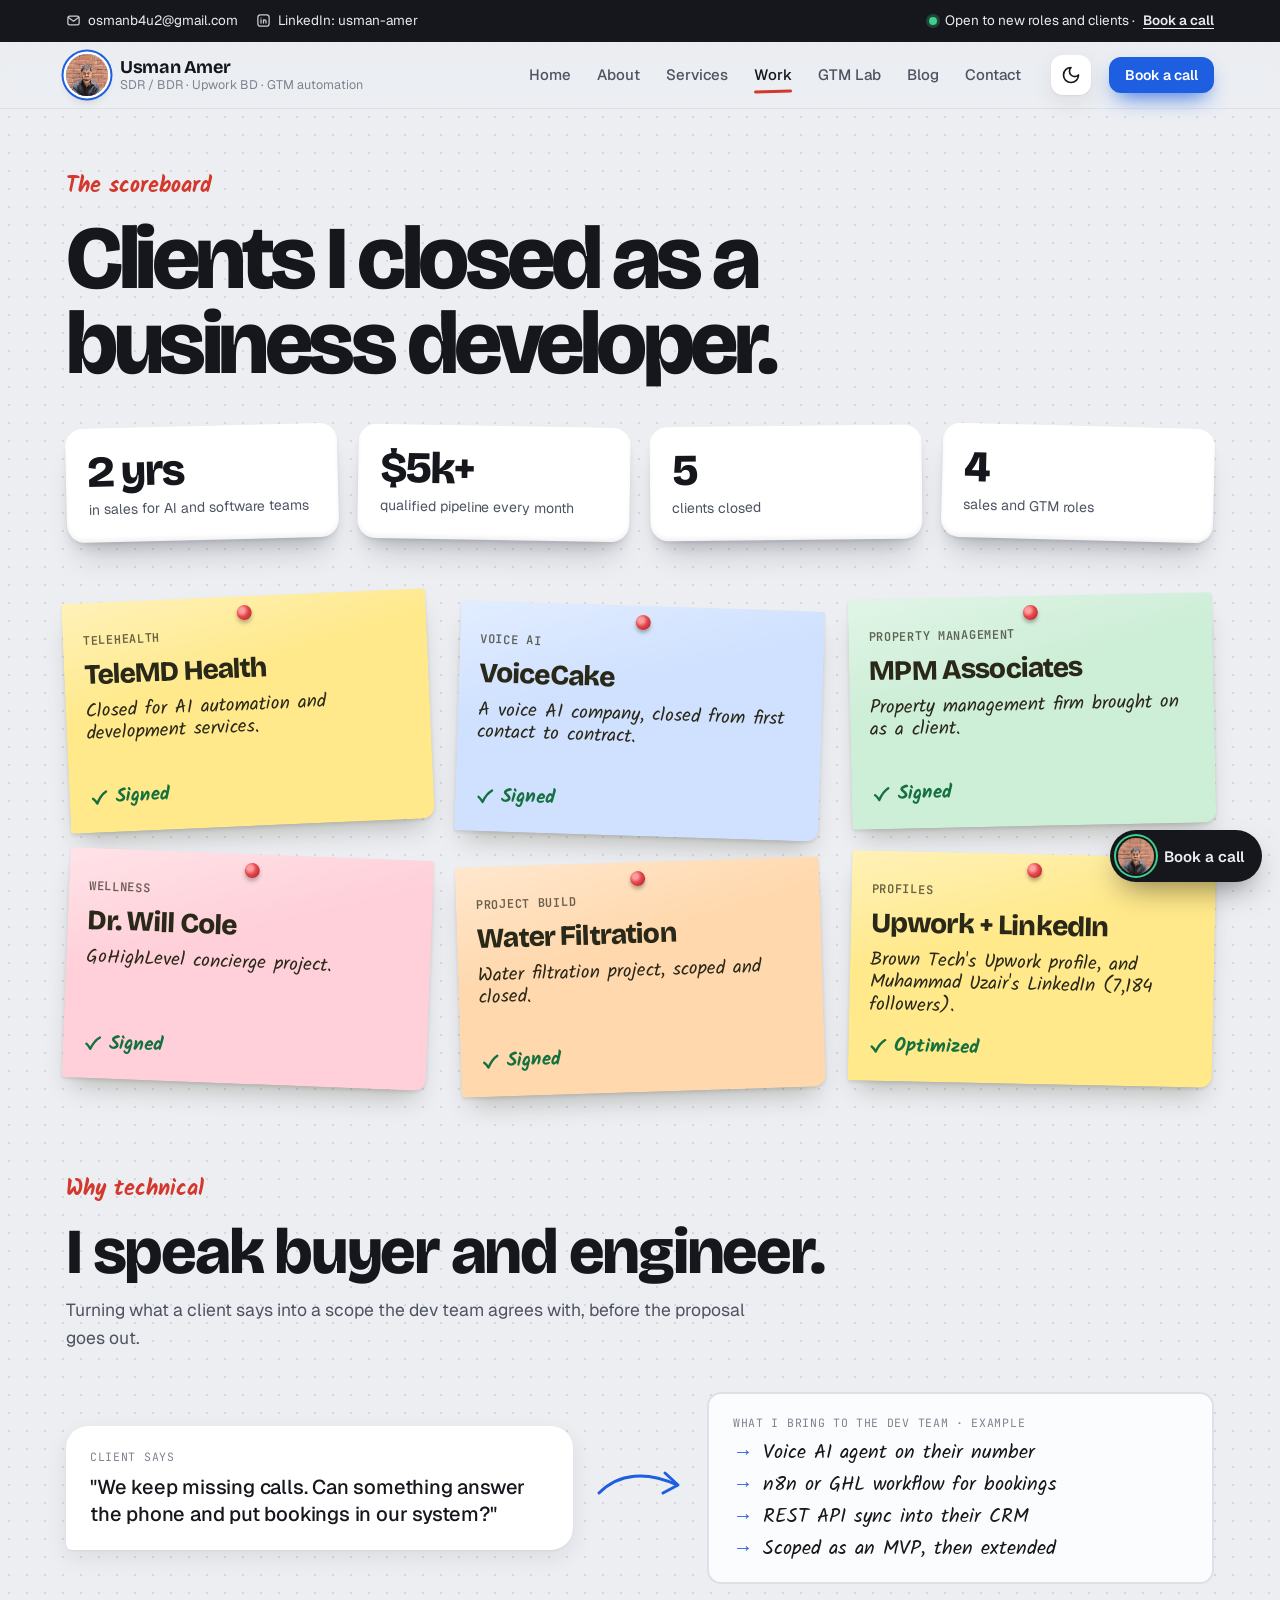
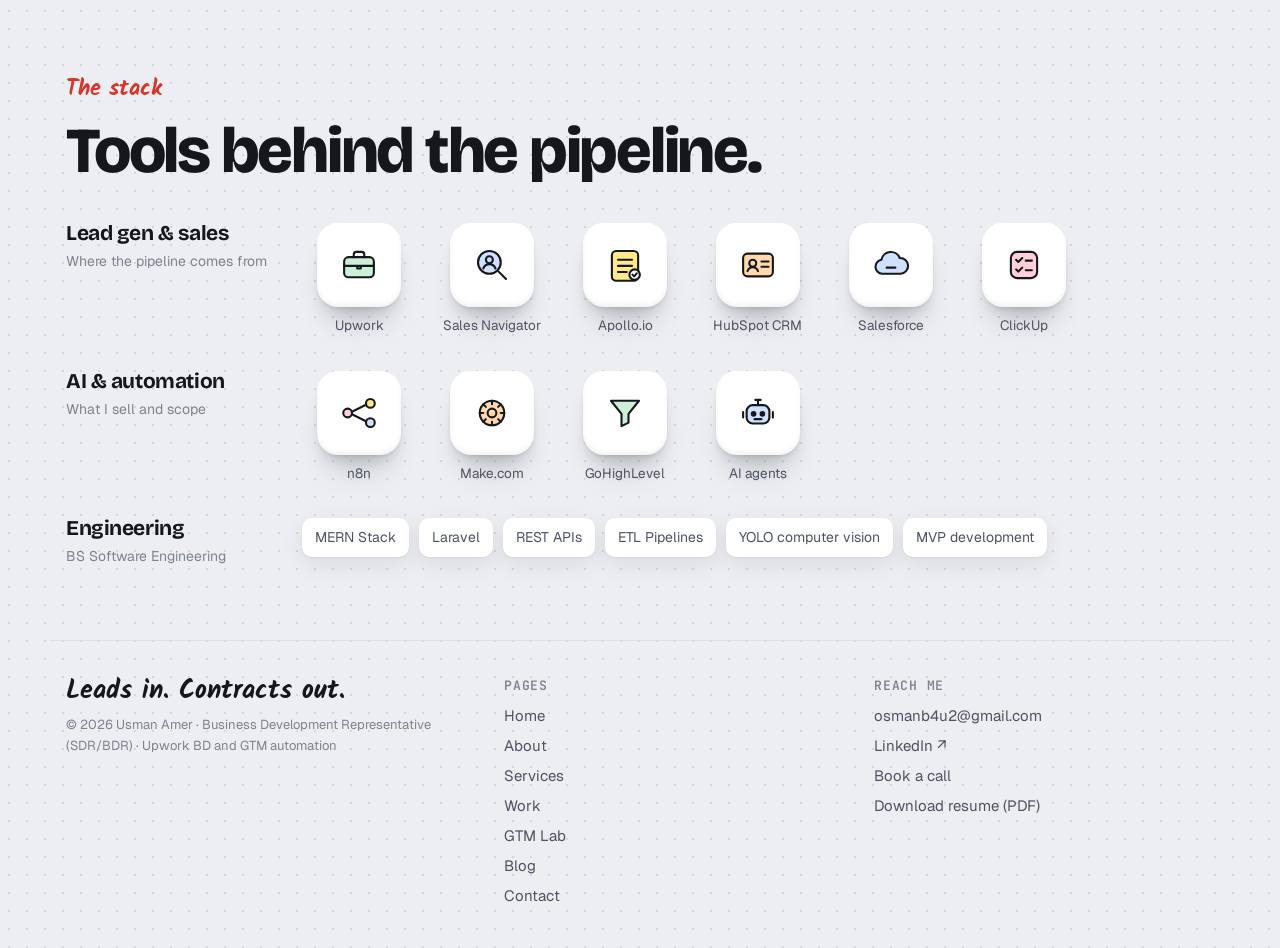
<file: work.html>
<!doctype html>
<html lang="en">
<head>
<meta charset="utf-8">
<meta name="viewport" content="width=device-width, initial-scale=1, viewport-fit=cover">
<title>Clients Closed · Usman Amer, Business Developer</title>
<meta name="description" content="Clients Usman Amer closed as a business developer, in telehealth, voice AI, property management and wellness, plus the tools behind the pipeline.">
<meta property="og:title" content="Clients Closed · Usman Amer, Business Developer">
<meta property="og:description" content="Clients Usman Amer closed as a business developer, in telehealth, voice AI, property management and wellness, plus the tools behind the pipeline.">
<link rel="canonical" href="https://usmanamerbdr.vercel.app/work">
<meta property="og:site_name" content="Usman Amer">
<meta property="og:type" content="website">
<meta property="og:url" content="https://usmanamerbdr.vercel.app/work">
<meta property="og:image" content="https://usmanamerbdr.vercel.app/assets/og-image.jpg">
<meta property="og:image:width" content="1200">
<meta property="og:image:height" content="630">
<meta property="og:image:alt" content="Usman Amer website: Leads in. Contracts out.">
<meta name="twitter:card" content="summary_large_image">
<meta name="twitter:title" content="Clients Closed · Usman Amer, Business Developer">
<meta name="twitter:description" content="Clients Usman Amer closed as a business developer, in telehealth, voice AI, property management and wellness, plus the tools behind the pipeline.">
<meta name="twitter:image" content="https://usmanamerbdr.vercel.app/assets/og-image.jpg">
<meta name="theme-color" content="#eceef2">
<script>
(function(){
  try{
    var t=localStorage.getItem('ua_theme');
    if(t==='dark'||t==='light'){
      document.documentElement.setAttribute('data-theme',t);
      if(t==='dark'){
        var m=document.querySelector('meta[name="theme-color"]');
        if(m)m.setAttribute('content','#0c0e11');
      }
    }
  }catch(e){}
})();
</script>
<link rel="icon" href="/assets/favicon.svg" type="image/svg+xml">
<link rel="icon" href="/assets/favicon-32.png" sizes="32x32" type="image/png">
<link rel="apple-touch-icon" href="/assets/apple-touch-icon.png">
<link rel="preconnect" href="https://fonts.googleapis.com">
<link rel="preconnect" href="https://fonts.gstatic.com" crossorigin>
<link rel="stylesheet" href="https://fonts.googleapis.com/css2?family=Bricolage+Grotesque:opsz,wght@12..96,500;12..96,700;12..96,800&family=Geist:wght@400;500;600&family=Kalam:wght@400;700&family=JetBrains+Mono:wght@500&display=swap">
<link rel="stylesheet" href="/css/styles.css">
</head>
<body data-page="work">
<!-- CONTACT STRIP -->
<div class="strip">
  <div class="wrap">
    <button type="button" data-copy="osmanb4u2@gmail.com" data-target="strip-mail" id="strip-copy" aria-label="Copy email address">
      <svg viewBox="0 0 24 24" fill="none" stroke="currentColor" stroke-width="2" stroke-linecap="round" stroke-linejoin="round" aria-hidden="true"><rect x="3" y="5" width="18" height="14" rx="3"/><path d="m4 7 8 6 8-6"/></svg>
      <span id="strip-mail">osmanb4u2@gmail.com</span>
    </button>
    <a href="https://linkedin.com/in/usman-amer-a11652266" target="_blank" rel="noopener">
      <svg viewBox="0 0 24 24" fill="none" stroke="currentColor" stroke-width="2" stroke-linecap="round" stroke-linejoin="round" aria-hidden="true"><rect x="3" y="3" width="18" height="18" rx="4"/><path d="M8 11v5M8 8v.01M12 16v-5M16 16v-3a2 2 0 0 0-4 0"/></svg>
      <span>LinkedIn<span class="hide-sm">: usman-amer</span></span>
    </a>
    <span class="avail"><i></i><span class="hide-sm">Open to new roles and clients ·</span> <button type="button" data-book id="strip-book">Book a call</button></span>
  </div>
</div>

<!-- NAVBAR -->
<header class="topbar">
  <div class="wrap">
    <a class="brand" href="/">
      <span class="avatar photo" role="img" aria-label="Photo of Usman Amer"></span>
      <span class="brand-text"><strong>Usman Amer</strong><small>SDR / BDR · Upwork BD · GTM automation</small></span>
    </a>
    <nav class="nav-links" aria-label="Main">
      <a href="/" data-nav="home">Home</a>
      <a href="/about" data-nav="about">About</a>
      <a href="/services" data-nav="services">Services</a>
      <a href="/work" data-nav="work">Work</a>
      <a href="/gtm-lab" data-nav="lab">GTM Lab</a>
      <a href="/blog" data-nav="blog">Blog</a>
      <a href="/contact" data-nav="contact">Contact</a>
    </nav>
    <button class="theme-btn" type="button" id="theme-btn" aria-label="Toggle dark/light theme" title="Toggle theme">
      <svg class="sun-icon" viewBox="0 0 24 24" fill="none" stroke="currentColor" stroke-width="2" stroke-linecap="round" stroke-linejoin="round" aria-hidden="true"><circle cx="12" cy="12" r="4"/><path d="M12 2v2M12 20v2M4.93 4.93l1.41 1.41M17.66 17.66l1.41 1.41M2 12h2M20 12h2M6.34 17.66l-1.41 1.41M19.07 4.93l-1.41 1.41"/></svg>
      <svg class="moon-icon" viewBox="0 0 24 24" fill="none" stroke="currentColor" stroke-width="2" stroke-linecap="round" stroke-linejoin="round" aria-hidden="true"><path d="M12 3a6 6 0 0 0 9 9 9 9 0 1 1-9-9Z"/></svg>
    </button>
    <button class="btn btn-primary btn-sm nav-cta" type="button" data-book id="nav-book">Book a call</button>
    <button class="menu-btn" type="button" id="menu-btn" aria-expanded="false" aria-controls="mobile-menu" aria-label="Open menu">
      <svg viewBox="0 0 24 24" fill="none" stroke="currentColor" stroke-width="2.2" stroke-linecap="round"><path d="M4 7h16M4 12h16M4 17h10"/></svg>
    </button>
  </div>
  <div class="mobile-menu" id="mobile-menu" hidden>
    <div class="wrap">
      <a href="/" data-nav="home">Home</a>
      <a href="/about" data-nav="about">About</a>
      <a href="/services" data-nav="services">Services</a>
      <a href="/work" data-nav="work">Work</a>
      <a href="/gtm-lab" data-nav="lab">GTM Lab</a>
      <a href="/blog" data-nav="blog">Blog</a>
      <a href="/contact" data-nav="contact">Contact</a>
      <button class="btn btn-primary" type="button" data-book id="mm-book">Book a call</button>
    </div>
  </div>
</header>

<main>

<!-- ======================= WORK ======================= -->
<div class="view" id="v-work" data-view="work">
  <section>
    <div class="wrap">
      <div class="sec-title page-title"><span class="kicker">The scoreboard</span><h1>Clients I closed as a business developer.</h1></div>
      <div class="score">
        <div class="stat"><span class="num">2 yrs</span><span class="lbl">in sales for AI and software teams</span></div>
        <div class="stat"><span class="num">$5k+</span><span class="lbl">qualified pipeline every month</span></div>
        <div class="stat"><span class="num">5</span><span class="lbl">clients closed</span></div>
        <div class="stat"><span class="num">4</span><span class="lbl">sales and GTM roles</span></div>
      </div>
      <div class="cases">
        <div class="note case"><span class="pin" aria-hidden="true"></span><span class="ind">Telehealth</span><h3>TeleMD Health</h3><p>Closed for AI automation and development services.</p><span class="signed"><svg viewBox="0 0 24 24" fill="none" stroke="currentColor" stroke-width="2.8" stroke-linecap="round" stroke-linejoin="round" aria-hidden="true"><path d="M4 13c2 1.5 3.5 3.5 5 6 3-7 7-11.5 11-14"/></svg>Signed</span></div>
        <div class="note case"><span class="pin" aria-hidden="true"></span><span class="ind">Voice AI</span><h3>VoiceCake</h3><p>A voice AI company, closed from first contact to contract.</p><span class="signed"><svg viewBox="0 0 24 24" fill="none" stroke="currentColor" stroke-width="2.8" stroke-linecap="round" stroke-linejoin="round" aria-hidden="true"><path d="M4 13c2 1.5 3.5 3.5 5 6 3-7 7-11.5 11-14"/></svg>Signed</span></div>
        <div class="note case"><span class="pin" aria-hidden="true"></span><span class="ind">Property management</span><h3>MPM Associates</h3><p>Property management firm brought on as a client.</p><span class="signed"><svg viewBox="0 0 24 24" fill="none" stroke="currentColor" stroke-width="2.8" stroke-linecap="round" stroke-linejoin="round" aria-hidden="true"><path d="M4 13c2 1.5 3.5 3.5 5 6 3-7 7-11.5 11-14"/></svg>Signed</span></div>
        <div class="note case"><span class="pin" aria-hidden="true"></span><span class="ind">Wellness</span><h3>Dr. Will Cole</h3><p>GoHighLevel concierge project.</p><span class="signed"><svg viewBox="0 0 24 24" fill="none" stroke="currentColor" stroke-width="2.8" stroke-linecap="round" stroke-linejoin="round" aria-hidden="true"><path d="M4 13c2 1.5 3.5 3.5 5 6 3-7 7-11.5 11-14"/></svg>Signed</span></div>
        <div class="note case"><span class="pin" aria-hidden="true"></span><span class="ind">Project build</span><h3>Water Filtration</h3><p>Water filtration project, scoped and closed.</p><span class="signed"><svg viewBox="0 0 24 24" fill="none" stroke="currentColor" stroke-width="2.8" stroke-linecap="round" stroke-linejoin="round" aria-hidden="true"><path d="M4 13c2 1.5 3.5 3.5 5 6 3-7 7-11.5 11-14"/></svg>Signed</span></div>
        <div class="note case"><span class="pin" aria-hidden="true"></span><span class="ind">Profiles</span><h3>Upwork + LinkedIn</h3><p>Brown Tech's Upwork profile, and Muhammad Uzair's LinkedIn (7,184 followers).</p><span class="signed"><svg viewBox="0 0 24 24" fill="none" stroke="currentColor" stroke-width="2.8" stroke-linecap="round" stroke-linejoin="round" aria-hidden="true"><path d="M4 13c2 1.5 3.5 3.5 5 6 3-7 7-11.5 11-14"/></svg>Optimized</span></div>
      </div>
    </div>
  </section>

  <section>
    <div class="wrap">
      <div class="sec-title"><span class="kicker">Why technical</span><h2>I speak buyer and engineer.</h2><p>Turning what a client says into a scope the dev team agrees with, before the proposal goes out.</p></div>
      <div class="translate">
        <div class="bubble"><small>Client says</small><p>"We keep missing calls. Can something answer the phone and put bookings in our system?"</p></div>
        <svg class="arrow-big" viewBox="0 0 90 50" fill="none" stroke="currentColor" stroke-width="3" stroke-linecap="round" stroke-linejoin="round" aria-hidden="true"><path d="M4 30C24 10 52 8 82 22"/><path d="m70 10 13 12-15 8"/></svg>
        <div class="spec"><small>What I bring to the dev team · example</small><ul><li>Voice AI agent on their number</li><li>n8n or GHL workflow for bookings</li><li>REST API sync into their CRM</li><li>Scoped as an MVP, then extended</li></ul></div>
      </div>
    </div>
  </section>

  <section>
    <div class="wrap">
      <div class="sec-title"><span class="kicker">The stack</span><h2>Tools behind the pipeline.</h2></div>
      <div class="kit">
        <div class="kit-row">
          <div><h3>Lead gen &amp; sales</h3><p class="hint">Where the pipeline comes from</p></div>
          <div class="tiles">
            <div class="tool"><div class="sq"><svg viewBox="0 0 48 48" fill="none" stroke="var(--ink)" stroke-width="2.4" stroke-linecap="round" stroke-linejoin="round" aria-hidden="true"><rect x="7" y="15" width="34" height="23" rx="5" fill="var(--note-green)"/><path d="M18 15v-3a3 3 0 0 1 3-3h6a3 3 0 0 1 3 3v3M7 25h34M22 25v3h4v-3"/></svg></div><span>Upwork</span></div>
            <div class="tool"><div class="sq"><svg viewBox="0 0 48 48" fill="none" stroke="var(--ink)" stroke-width="2.4" stroke-linecap="round" stroke-linejoin="round" aria-hidden="true"><circle cx="21" cy="21" r="13" fill="var(--note-blue)"/><circle cx="21" cy="18" r="4"/><path d="M14 28c1.5-3.5 4-5 7-5s5.5 1.5 7 5M31 31l9 9"/></svg></div><span>Sales Navigator</span></div>
            <div class="tool"><div class="sq"><svg viewBox="0 0 48 48" fill="none" stroke="var(--ink)" stroke-width="2.4" stroke-linecap="round" stroke-linejoin="round" aria-hidden="true"><rect x="9" y="8" width="30" height="34" rx="5" fill="var(--note-yellow)"/><path d="M16 18h16M16 25h16M16 32h10"/><circle cx="35" cy="35" r="6" fill="var(--tile)"/><path d="m32.5 35 2 2 3-3.5"/></svg></div><span>Apollo.io</span></div>
            <div class="tool"><div class="sq"><svg viewBox="0 0 48 48" fill="none" stroke="var(--ink)" stroke-width="2.4" stroke-linecap="round" stroke-linejoin="round" aria-hidden="true"><rect x="7" y="11" width="34" height="26" rx="5" fill="var(--note-orange)"/><circle cx="18" cy="22" r="4"/><path d="M12 31c1-3 3.5-4.5 6-4.5s5 1.5 6 4.5M28 20h8M28 26h8"/></svg></div><span>HubSpot CRM</span></div>
            <div class="tool"><div class="sq"><svg viewBox="0 0 48 48" fill="none" stroke="var(--ink)" stroke-width="2.4" stroke-linecap="round" stroke-linejoin="round" aria-hidden="true"><path d="M14 34a8 8 0 0 1-1-15.9A11 11 0 0 1 34 16a8 8 0 0 1 1 18Z" fill="var(--note-blue)"/><path d="M19 27h10"/></svg></div><span>Salesforce</span></div>
            <div class="tool"><div class="sq"><svg viewBox="0 0 48 48" fill="none" stroke="var(--ink)" stroke-width="2.4" stroke-linecap="round" stroke-linejoin="round" aria-hidden="true"><rect x="9" y="9" width="30" height="30" rx="7" fill="var(--note-pink)"/><path d="m15 18 2.5 2.5L22 16M15 29l2.5 2.5L22 27M26 19h7M26 30h7"/></svg></div><span>ClickUp</span></div>
          </div>
        </div>
        <div class="kit-row">
          <div><h3>AI &amp; automation</h3><p class="hint">What I sell and scope</p></div>
          <div class="tiles">
            <div class="tool"><div class="sq"><svg viewBox="0 0 48 48" fill="none" stroke="var(--ink)" stroke-width="2.4" stroke-linecap="round" stroke-linejoin="round" aria-hidden="true"><circle cx="11" cy="24" r="5" fill="var(--note-pink)"/><circle cx="37" cy="13" r="5" fill="var(--note-yellow)"/><circle cx="37" cy="35" r="5" fill="var(--note-blue)"/><path d="M16 22.5 32 14.5M16 25.5 32 33.5"/></svg></div><span>n8n</span></div>
            <div class="tool"><div class="sq"><svg viewBox="0 0 48 48" fill="none" stroke="var(--ink)" stroke-width="2.4" stroke-linecap="round" stroke-linejoin="round" aria-hidden="true"><circle cx="24" cy="24" r="14" fill="var(--note-orange)"/><circle cx="24" cy="24" r="5"/><path d="M24 10v4M24 34v4M10 24h4M34 24h4M14 14l3 3M31 31l3 3M34 14l-3 3M17 31l-3 3"/></svg></div><span>Make.com</span></div>
            <div class="tool"><div class="sq"><svg viewBox="0 0 48 48" fill="none" stroke="var(--ink)" stroke-width="2.4" stroke-linecap="round" stroke-linejoin="round" aria-hidden="true"><path d="M8 10h32l-12 15v10l-8 4V25Z" fill="var(--note-green)"/></svg></div><span>GoHighLevel</span></div>
            <div class="tool"><div class="sq"><svg viewBox="0 0 48 48" fill="none" stroke="var(--ink)" stroke-width="2.4" stroke-linecap="round" stroke-linejoin="round" aria-hidden="true"><rect x="11" y="15" width="26" height="21" rx="7" fill="var(--note-blue)"/><circle cx="19" cy="25" r="2" fill="var(--ink)"/><circle cx="29" cy="25" r="2" fill="var(--ink)"/><path d="M24 15V9M21 9h6M7 23v6M41 23v6M20 31h8"/></svg></div><span>AI agents</span></div>
          </div>
        </div>
        <div class="kit-row">
          <div><h3>Engineering</h3><p class="hint">BS Software Engineering</p></div>
          <div class="chips"><span>MERN Stack</span><span>Laravel</span><span>REST APIs</span><span>ETL Pipelines</span><span>YOLO computer vision</span><span>MVP development</span></div>
        </div>
      </div>
    </div>
  </section>
</div>

</main>

<footer>
  <div class="wrap">
    <div>
      <span class="hand">Leads in. Contracts out.</span>
      <small>© 2026 Usman Amer · Business Development Representative (SDR/BDR) · Upwork BD and GTM automation</small>
    </div>
    <div><h4>Pages</h4><nav aria-label="Footer"><a href="/">Home</a><a href="/about">About</a><a href="/services">Services</a><a href="/work">Work</a><a href="/gtm-lab">GTM Lab</a><a href="/blog">Blog</a><a href="/contact">Contact</a></nav></div>
    <div><h4>Reach me</h4><div class="fc"><span style="user-select:all;color:var(--ink-2)">osmanb4u2@gmail.com</span><a href="https://linkedin.com/in/usman-amer-a11652266" target="_blank" rel="noopener">LinkedIn ↗</a><a href="/contact">Book a call</a><a href="/assets/Usman-Amer-Resume.pdf" download>Download resume (PDF)</a></div></div>
  </div>
</footer>

<!-- floating book button -->
<button class="fab" type="button" data-book id="fab-book" aria-label="Book a call with Usman">
  <span class="avatar photo" aria-hidden="true"></span><span class="lbl">Book a call</span>
</button>

<!-- booking popup -->
<div class="modal" id="book-modal" hidden>
  <div class="scrim" data-close></div>
  <div class="sheet" role="dialog" aria-modal="true" aria-labelledby="bm-title">
    <button class="x" type="button" data-close aria-label="Close" id="bm-x"><svg viewBox="0 0 24 24" fill="none" stroke="currentColor" stroke-width="2.4" stroke-linecap="round"><path d="M6 6l12 12M18 6 6 18"/></svg></button>
    <div class="who">
      <span class="avatar photo" aria-hidden="true"></span>
      <div><strong>Usman Amer</strong><span><i></i>Taking calls this week</span></div>
    </div>
    <h2 id="bm-title">Got 15 minutes? Let's talk.</h2>
    <p>Pick a time on my calendar and you get an invite with a video link straight away. Hiring, lead gen or a quick sales question, all welcome.</p>
    <a class="btn btn-primary" data-book-link target="_blank" rel="noopener" href="/contact" id="bm-go">
      <svg viewBox="0 0 24 24" fill="none" stroke="currentColor" stroke-width="2" stroke-linecap="round" stroke-linejoin="round" aria-hidden="true"><rect x="3" y="5" width="18" height="16" rx="3"/><path d="M3 10h18M8 3v4M16 3v4"/></svg>
      Pick a time
    </a>
    <div class="alt">
      <a href="https://linkedin.com/in/usman-amer-a11652266" target="_blank" rel="noopener"><svg viewBox="0 0 24 24" fill="none" stroke="currentColor" stroke-width="2" stroke-linecap="round" stroke-linejoin="round" aria-hidden="true"><rect x="3" y="3" width="18" height="18" rx="4"/><path d="M8 11v5M8 8v.01M12 16v-5M16 16v-3a2 2 0 0 0-4 0"/></svg>LinkedIn</a>
      <button type="button" data-copy="osmanb4u2@gmail.com" data-target="bm-mail" id="bm-copy"><svg viewBox="0 0 24 24" fill="none" stroke="currentColor" stroke-width="2" stroke-linecap="round" stroke-linejoin="round" aria-hidden="true"><rect x="3" y="5" width="18" height="14" rx="3"/><path d="m4 7 8 6 8-6"/></svg><span>Copy email</span></button>
    </div>
    <span class="mail-line" id="bm-mail">osmanb4u2@gmail.com</span>
    <button class="btn-link later" type="button" data-close id="bm-later">Maybe later</button>
  </div>
</div>

<script src="/js/config.js"></script>
<script src="/js/main.js"></script>
</body>
</html>
</file>
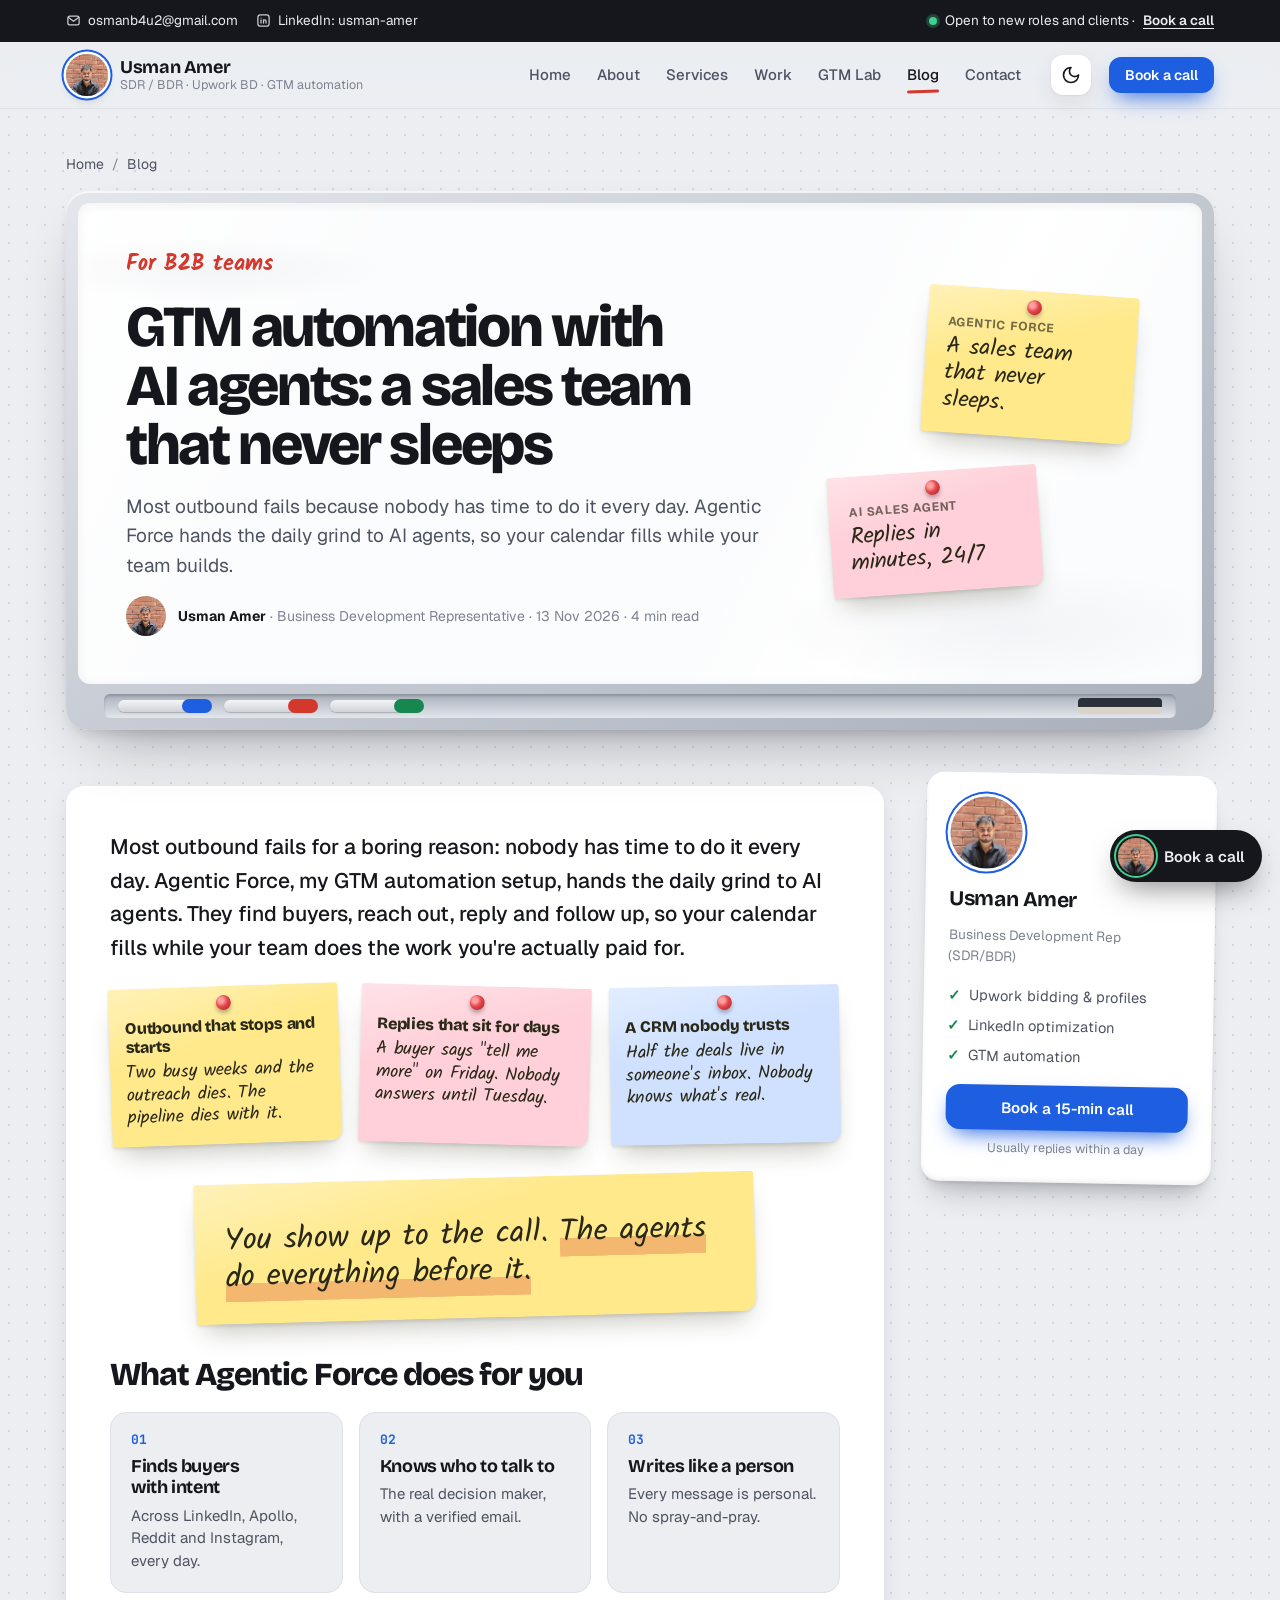
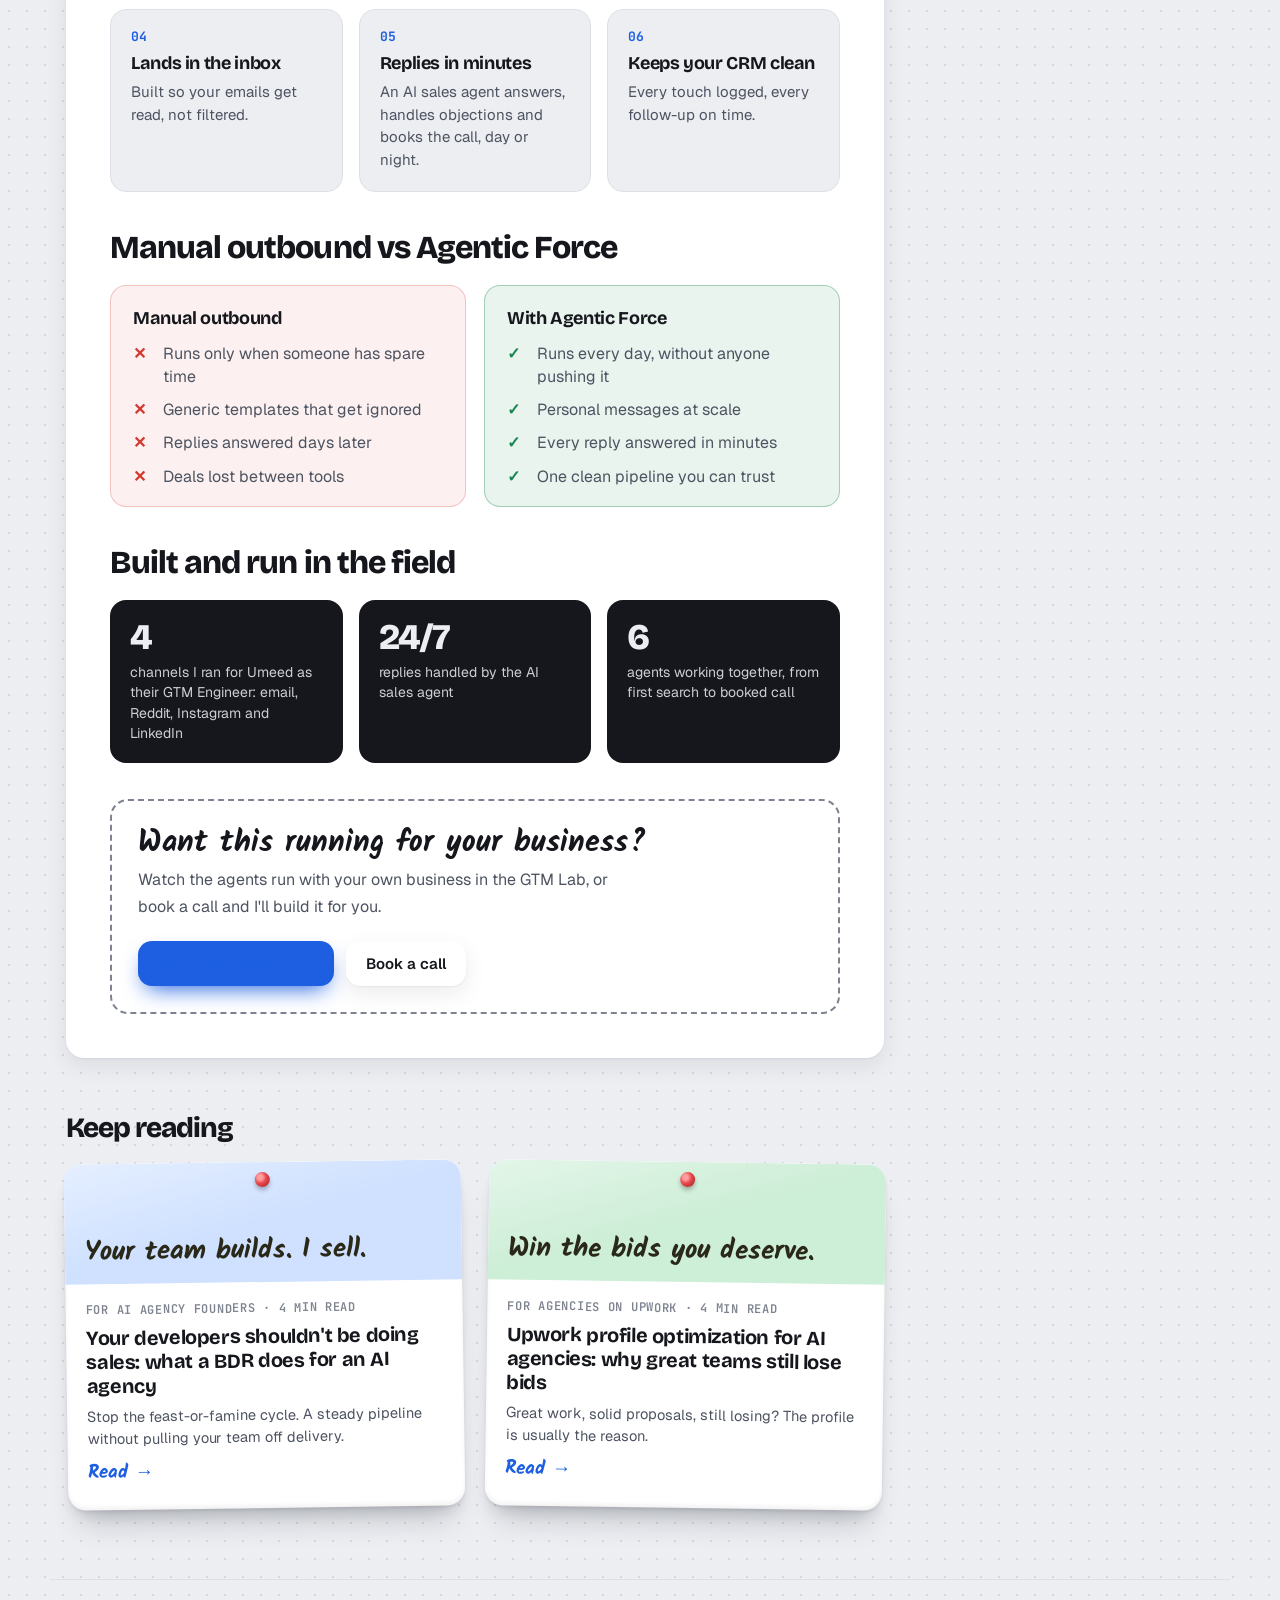
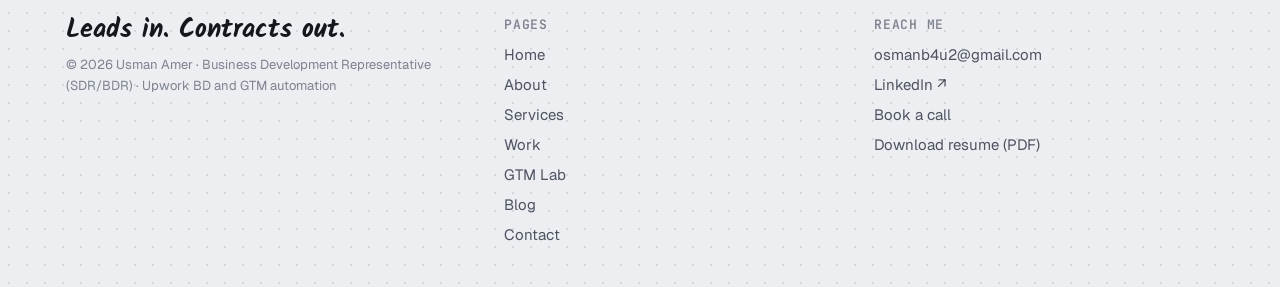
<file: blog/gtm-automation-ai-agents.html>
<!doctype html>
<html lang="en">
<head>
<meta charset="utf-8">
<meta name="viewport" content="width=device-width, initial-scale=1, viewport-fit=cover">
<title>GTM automation with AI agents: a sales team that never sleeps | Usman Amer</title>
<meta name="description" content="GTM automation with AI agents: Agentic Force finds buyers on LinkedIn, Apollo, Reddit and Instagram, reaches out, replies in minutes and books calls for B2B teams.">
<meta property="og:title" content="GTM automation with AI agents: a sales team that never sleeps | Usman Amer">
<meta property="og:description" content="GTM automation with AI agents: Agentic Force finds buyers on LinkedIn, Apollo, Reddit and Instagram, reaches out, replies in minutes and books calls for B2B teams.">
<link rel="canonical" href="https://usmanamerbdr.vercel.app/blog/gtm-automation-ai-agents">
<meta property="og:site_name" content="Usman Amer">
<meta property="og:type" content="article">
<meta property="og:url" content="https://usmanamerbdr.vercel.app/blog/gtm-automation-ai-agents">
<meta property="og:image" content="https://usmanamerbdr.vercel.app/assets/og-image.jpg">
<meta property="og:image:width" content="1200">
<meta property="og:image:height" content="630">
<meta property="og:image:alt" content="Usman Amer website: Leads in. Contracts out.">
<meta name="twitter:card" content="summary_large_image">
<meta name="twitter:title" content="GTM automation with AI agents: a sales team that never sleeps | Usman Amer">
<meta name="twitter:description" content="GTM automation with AI agents: Agentic Force finds buyers on LinkedIn, Apollo, Reddit and Instagram, reaches out, replies in minutes and books calls for B2B teams.">
<meta name="twitter:image" content="https://usmanamerbdr.vercel.app/assets/og-image.jpg">
<meta name="theme-color" content="#eceef2">
<script>
(function(){
  try{
    var t=localStorage.getItem('ua_theme');
    if(t==='dark'||t==='light'){
      document.documentElement.setAttribute('data-theme',t);
      if(t==='dark'){
        var m=document.querySelector('meta[name="theme-color"]');
        if(m)m.setAttribute('content','#0c0e11');
      }
    }
  }catch(e){}
})();
</script>
<link rel="icon" href="/assets/favicon.svg" type="image/svg+xml">
<link rel="icon" href="/assets/favicon-32.png" sizes="32x32" type="image/png">
<link rel="apple-touch-icon" href="/assets/apple-touch-icon.png">
<link rel="preconnect" href="https://fonts.googleapis.com">
<link rel="preconnect" href="https://fonts.gstatic.com" crossorigin>
<link rel="stylesheet" href="https://fonts.googleapis.com/css2?family=Bricolage+Grotesque:opsz,wght@12..96,500;12..96,700;12..96,800&family=Geist:wght@400;500;600&family=Kalam:wght@400;700&family=JetBrains+Mono:wght@500&display=swap">
<link rel="stylesheet" href="/css/styles.css">
<script type="application/ld+json">
{
 "@context": "https://schema.org",
 "@type": "BlogPosting",
 "headline": "GTM automation with AI agents: a sales team that never sleeps",
 "description": "GTM automation with AI agents: Agentic Force finds buyers on LinkedIn, Apollo, Reddit and Instagram, reaches out, replies in minutes and books calls for B2B teams.",
 "datePublished": "2026-11-13",
 "dateModified": "2026-11-13",
 "url": "https://usmanamerbdr.vercel.app/blog/gtm-automation-ai-agents",
 "mainEntityOfPage": "https://usmanamerbdr.vercel.app/blog/gtm-automation-ai-agents",
 "image": "https://usmanamerbdr.vercel.app/assets/og-image.jpg",
 "author": {
  "@type": "Person",
  "@id": "https://usmanamerbdr.vercel.app/#usman",
  "name": "Usman Amer",
  "jobTitle": "Business Development Representative (SDR/BDR)",
  "description": "Business development representative for AI and software companies, focused on Upwork bidding, Upwork and LinkedIn profile optimization, and GTM automation.",
  "url": "https://usmanamerbdr.vercel.app/",
  "image": "https://usmanamerbdr.vercel.app/assets/images/usman-amer.jpg",
  "email": "mailto:osmanb4u2@gmail.com",
  "worksFor": {
   "@type": "Organization",
   "name": "Brown Tech International"
  },
  "alumniOf": {
   "@type": "CollegeOrUniversity",
   "name": "University of Central Punjab"
  },
  "knowsAbout": [
   "Business development",
   "Sales development",
   "Lead generation",
   "Upwork bidding",
   "Upwork profile optimization",
   "LinkedIn profile optimization",
   "GTM automation",
   "Cold email",
   "BANT qualification",
   "n8n",
   "Make.com",
   "GoHighLevel",
   "HubSpot",
   "Apollo.io",
   "LinkedIn Sales Navigator"
  ],
  "sameAs": [
   "https://www.linkedin.com/in/usman-amer-a11652266"
  ]
 },
 "publisher": {
  "@id": "https://usmanamerbdr.vercel.app/#usman"
 }
}
</script>
</head>
<body data-page="blog">
<!-- CONTACT STRIP -->
<div class="strip">
  <div class="wrap">
    <button type="button" data-copy="osmanb4u2@gmail.com" data-target="strip-mail" id="strip-copy" aria-label="Copy email address">
      <svg viewBox="0 0 24 24" fill="none" stroke="currentColor" stroke-width="2" stroke-linecap="round" stroke-linejoin="round" aria-hidden="true"><rect x="3" y="5" width="18" height="14" rx="3"/><path d="m4 7 8 6 8-6"/></svg>
      <span id="strip-mail">osmanb4u2@gmail.com</span>
    </button>
    <a href="https://linkedin.com/in/usman-amer-a11652266" target="_blank" rel="noopener">
      <svg viewBox="0 0 24 24" fill="none" stroke="currentColor" stroke-width="2" stroke-linecap="round" stroke-linejoin="round" aria-hidden="true"><rect x="3" y="3" width="18" height="18" rx="4"/><path d="M8 11v5M8 8v.01M12 16v-5M16 16v-3a2 2 0 0 0-4 0"/></svg>
      <span>LinkedIn<span class="hide-sm">: usman-amer</span></span>
    </a>
    <span class="avail"><i></i><span class="hide-sm">Open to new roles and clients ·</span> <button type="button" data-book id="strip-book">Book a call</button></span>
  </div>
</div>

<!-- NAVBAR -->
<header class="topbar">
  <div class="wrap">
    <a class="brand" href="/">
      <span class="avatar photo" role="img" aria-label="Photo of Usman Amer"></span>
      <span class="brand-text"><strong>Usman Amer</strong><small>SDR / BDR · Upwork BD · GTM automation</small></span>
    </a>
    <nav class="nav-links" aria-label="Main">
      <a href="/" data-nav="home">Home</a>
      <a href="/about" data-nav="about">About</a>
      <a href="/services" data-nav="services">Services</a>
      <a href="/work" data-nav="work">Work</a>
      <a href="/gtm-lab" data-nav="lab">GTM Lab</a>
      <a href="/blog" data-nav="blog">Blog</a>
      <a href="/contact" data-nav="contact">Contact</a>
    </nav>
    <button class="theme-btn" type="button" id="theme-btn" aria-label="Toggle dark/light theme" title="Toggle theme">
      <svg class="sun-icon" viewBox="0 0 24 24" fill="none" stroke="currentColor" stroke-width="2" stroke-linecap="round" stroke-linejoin="round" aria-hidden="true"><circle cx="12" cy="12" r="4"/><path d="M12 2v2M12 20v2M4.93 4.93l1.41 1.41M17.66 17.66l1.41 1.41M2 12h2M20 12h2M6.34 17.66l-1.41 1.41M19.07 4.93l-1.41 1.41"/></svg>
      <svg class="moon-icon" viewBox="0 0 24 24" fill="none" stroke="currentColor" stroke-width="2" stroke-linecap="round" stroke-linejoin="round" aria-hidden="true"><path d="M12 3a6 6 0 0 0 9 9 9 9 0 1 1-9-9Z"/></svg>
    </button>
    <button class="btn btn-primary btn-sm nav-cta" type="button" data-book id="nav-book">Book a call</button>
    <button class="menu-btn" type="button" id="menu-btn" aria-expanded="false" aria-controls="mobile-menu" aria-label="Open menu">
      <svg viewBox="0 0 24 24" fill="none" stroke="currentColor" stroke-width="2.2" stroke-linecap="round"><path d="M4 7h16M4 12h16M4 17h10"/></svg>
    </button>
  </div>
  <div class="mobile-menu" id="mobile-menu" hidden>
    <div class="wrap">
      <a href="/" data-nav="home">Home</a>
      <a href="/about" data-nav="about">About</a>
      <a href="/services" data-nav="services">Services</a>
      <a href="/work" data-nav="work">Work</a>
      <a href="/gtm-lab" data-nav="lab">GTM Lab</a>
      <a href="/blog" data-nav="blog">Blog</a>
      <a href="/contact" data-nav="contact">Contact</a>
      <button class="btn btn-primary" type="button" data-book id="mm-book">Book a call</button>
    </div>
  </div>
</header>

<main>

<!-- ======================= POST ======================= -->
<div class="view" id="v-blog" data-view="blog">
  <div class="read-progress" aria-hidden="true"><span></span></div>
  <section class="post-top">
    <div class="wrap">
      <nav class="crumbs" aria-label="Breadcrumb"><a href="/">Home</a> <span>/</span> <a href="/blog">Blog</a></nav>
      <div class="whiteboard post-hero">
        <div class="surface">
          <div class="ph-copy">
            <span class="kicker">For B2B teams</span>
            <h1>GTM automation with AI agents: a sales team that never sleeps</h1>
            <p class="ph-hook">Most outbound fails because nobody has time to do it every day. Agentic Force hands the daily grind to AI agents, so your calendar fills while your team builds.</p>
            <div class="byline"><img src="/assets/images/usman-amer.jpg" alt="Usman Amer" width="40" height="40"><span><strong>Usman Amer</strong> · Business Development Representative · <time datetime="2026-11-13">13 Nov 2026</time> · 4 min read</span></div>
          </div>
          <div class="ph-notes" aria-hidden="true"><div class="note ph-note n1" style="background-color:var(--note-yellow)"><span class="pin" aria-hidden="true"></span><b>Agentic Force</b><p>A sales team that never sleeps.</p></div><div class="note ph-note n2" style="background-color:var(--note-pink)"><span class="pin" aria-hidden="true"></span><b>AI sales agent</b><p>Replies in minutes, 24/7</p></div></div>
        </div>
        <div class="tray" aria-hidden="true"><span class="marker" style="--cap:#1d5fe0"></span><span class="marker" style="--cap:#d4372c"></span><span class="marker" style="--cap:#16884f"></span><span class="eraser"></span></div>
      </div>
    </div>
  </section>
  <section class="post-body">
    <div class="wrap article-layout">
      <article class="article">
        <div class="prose">
<p class="intro">Most outbound fails for a boring reason: nobody has time to do it every day. Agentic Force, my GTM automation setup, hands the daily grind to AI agents. They find buyers, reach out, reply and follow up, so your calendar fills while your team does the work you're actually paid for.</p>

<div class="pain-grid">
  <div class="note"><span class="pin" aria-hidden="true"></span><b>Outbound that stops and starts</b><p>Two busy weeks and the outreach dies. The pipeline dies with it.</p></div>
  <div class="note"><span class="pin" aria-hidden="true"></span><b>Replies that sit for days</b><p>A buyer says "tell me more" on Friday. Nobody answers until Tuesday.</p></div>
  <div class="note"><span class="pin" aria-hidden="true"></span><b>A CRM nobody trusts</b><p>Half the deals live in someone's inbox. Nobody knows what's real.</p></div>
</div>

<div class="pull-note"><span class="pin" aria-hidden="true"></span><p>You show up to the call. <em>The agents do everything before it.</em></p></div>

<h2>What Agentic Force does for you</h2>
<div class="offer-grid six">
  <div class="offer"><span class="num">01</span><h3>Finds buyers with intent</h3><p>Across LinkedIn, Apollo, Reddit and Instagram, every day.</p></div>
  <div class="offer"><span class="num">02</span><h3>Knows who to talk to</h3><p>The real decision maker, with a verified email.</p></div>
  <div class="offer"><span class="num">03</span><h3>Writes like a person</h3><p>Every message is personal. No spray-and-pray.</p></div>
  <div class="offer"><span class="num">04</span><h3>Lands in the inbox</h3><p>Built so your emails get read, not filtered.</p></div>
  <div class="offer"><span class="num">05</span><h3>Replies in minutes</h3><p>An AI sales agent answers, handles objections and books the call, day or night.</p></div>
  <div class="offer"><span class="num">06</span><h3>Keeps your CRM clean</h3><p>Every touch logged, every follow-up on time.</p></div>
</div>

<h2>Manual outbound vs Agentic Force</h2>
<div class="compare">
  <div class="col before">
    <h3>Manual outbound</h3>
    <ul>
      <li>Runs only when someone has spare time</li>
      <li>Generic templates that get ignored</li>
      <li>Replies answered days later</li>
      <li>Deals lost between tools</li>
    </ul>
  </div>
  <div class="col after">
    <h3>With Agentic Force</h3>
    <ul>
      <li>Runs every day, without anyone pushing it</li>
      <li>Personal messages at scale</li>
      <li>Every reply answered in minutes</li>
      <li>One clean pipeline you can trust</li>
    </ul>
  </div>
</div>

<h2>Built and run in the field</h2>
<div class="proof-strip">
  <div class="proof"><span class="big">4</span><span>channels I ran for Umeed as their GTM Engineer: email, Reddit, Instagram and LinkedIn</span></div>
  <div class="proof"><span class="big">24/7</span><span>replies handled by the AI sales agent</span></div>
  <div class="proof"><span class="big">6</span><span>agents working together, from first search to booked call</span></div>
</div>

<div class="cta-inline">
  <div><span class="hand">Want this running for your business?</span><p>Watch the agents run with your own business in the GTM Lab, or book a call and I'll build it for you.</p></div>
  <div class="cta-row"><a class="btn btn-primary" href="/gtm-lab?run=1">Watch the agents run</a><button class="btn btn-ghost" type="button" data-book id="b3-book">Book a call</button></div>
</div>

        </div>
        <div class="more-posts"><h2>Keep reading</h2><div class="post-cards two"><a class="post-card" href="/blog/what-a-bdr-does-for-ai-agencies"><span class="pc-band" style="background-color:var(--note-blue)"><span class="pin" aria-hidden="true"></span><span class="pc-hand">Your team builds. I sell.</span></span><span class="pc-body"><span class="post-kicker">For AI agency founders · 4 min read</span><span class="pc-title">Your developers shouldn't be doing sales: what a BDR does for an AI agency</span><span class="pc-text">Stop the feast-or-famine cycle. A steady pipeline without pulling your team off delivery.</span><span class="go">Read →</span></span></a><a class="post-card" href="/blog/upwork-profile-optimization-checklist"><span class="pc-band" style="background-color:var(--note-green)"><span class="pin" aria-hidden="true"></span><span class="pc-hand">Win the bids you deserve.</span></span><span class="pc-body"><span class="post-kicker">For agencies on Upwork · 4 min read</span><span class="pc-title">Upwork profile optimization for AI agencies: why great teams still lose bids</span><span class="pc-text">Great work, solid proposals, still losing? The profile is usually the reason.</span><span class="go">Read →</span></span></a></div></div>
      </article>
      <aside class="side-wrap" aria-label="Work with Usman">
    <div class="side-card">
      <img src="/assets/images/usman-amer.jpg" alt="Usman Amer" width="72" height="72">
      <strong>Usman Amer</strong>
      <span class="side-role">Business Development Rep (SDR/BDR)</span>
      <ul><li>Upwork bidding &amp; profiles</li><li>LinkedIn optimization</li><li>GTM automation</li></ul>
      <button class="btn btn-primary" type="button" data-book id="side-book">Book a 15-min call</button>
      <span class="side-note">Usually replies within a day</span>
    </div>
  </aside>
    </div>
  </section>
</div>

</main>

<footer>
  <div class="wrap">
    <div>
      <span class="hand">Leads in. Contracts out.</span>
      <small>© 2026 Usman Amer · Business Development Representative (SDR/BDR) · Upwork BD and GTM automation</small>
    </div>
    <div><h4>Pages</h4><nav aria-label="Footer"><a href="/">Home</a><a href="/about">About</a><a href="/services">Services</a><a href="/work">Work</a><a href="/gtm-lab">GTM Lab</a><a href="/blog">Blog</a><a href="/contact">Contact</a></nav></div>
    <div><h4>Reach me</h4><div class="fc"><span style="user-select:all;color:var(--ink-2)">osmanb4u2@gmail.com</span><a href="https://linkedin.com/in/usman-amer-a11652266" target="_blank" rel="noopener">LinkedIn ↗</a><a href="/contact">Book a call</a><a href="/assets/Usman-Amer-Resume.pdf" download>Download resume (PDF)</a></div></div>
  </div>
</footer>

<!-- floating book button -->
<button class="fab" type="button" data-book id="fab-book" aria-label="Book a call with Usman">
  <span class="avatar photo" aria-hidden="true"></span><span class="lbl">Book a call</span>
</button>

<!-- booking popup -->
<div class="modal" id="book-modal" hidden>
  <div class="scrim" data-close></div>
  <div class="sheet" role="dialog" aria-modal="true" aria-labelledby="bm-title">
    <button class="x" type="button" data-close aria-label="Close" id="bm-x"><svg viewBox="0 0 24 24" fill="none" stroke="currentColor" stroke-width="2.4" stroke-linecap="round"><path d="M6 6l12 12M18 6 6 18"/></svg></button>
    <div class="who">
      <span class="avatar photo" aria-hidden="true"></span>
      <div><strong>Usman Amer</strong><span><i></i>Taking calls this week</span></div>
    </div>
    <h2 id="bm-title">Got 15 minutes? Let's talk.</h2>
    <p>Pick a time on my calendar and you get an invite with a video link straight away. Hiring, lead gen or a quick sales question, all welcome.</p>
    <a class="btn btn-primary" data-book-link target="_blank" rel="noopener" href="/contact" id="bm-go">
      <svg viewBox="0 0 24 24" fill="none" stroke="currentColor" stroke-width="2" stroke-linecap="round" stroke-linejoin="round" aria-hidden="true"><rect x="3" y="5" width="18" height="16" rx="3"/><path d="M3 10h18M8 3v4M16 3v4"/></svg>
      Pick a time
    </a>
    <div class="alt">
      <a href="https://linkedin.com/in/usman-amer-a11652266" target="_blank" rel="noopener"><svg viewBox="0 0 24 24" fill="none" stroke="currentColor" stroke-width="2" stroke-linecap="round" stroke-linejoin="round" aria-hidden="true"><rect x="3" y="3" width="18" height="18" rx="4"/><path d="M8 11v5M8 8v.01M12 16v-5M16 16v-3a2 2 0 0 0-4 0"/></svg>LinkedIn</a>
      <button type="button" data-copy="osmanb4u2@gmail.com" data-target="bm-mail" id="bm-copy"><svg viewBox="0 0 24 24" fill="none" stroke="currentColor" stroke-width="2" stroke-linecap="round" stroke-linejoin="round" aria-hidden="true"><rect x="3" y="5" width="18" height="14" rx="3"/><path d="m4 7 8 6 8-6"/></svg><span>Copy email</span></button>
    </div>
    <span class="mail-line" id="bm-mail">osmanb4u2@gmail.com</span>
    <button class="btn-link later" type="button" data-close id="bm-later">Maybe later</button>
  </div>
</div>

<script src="/js/config.js"></script>
<script src="/js/main.js"></script>
</body>
</html>
</file>
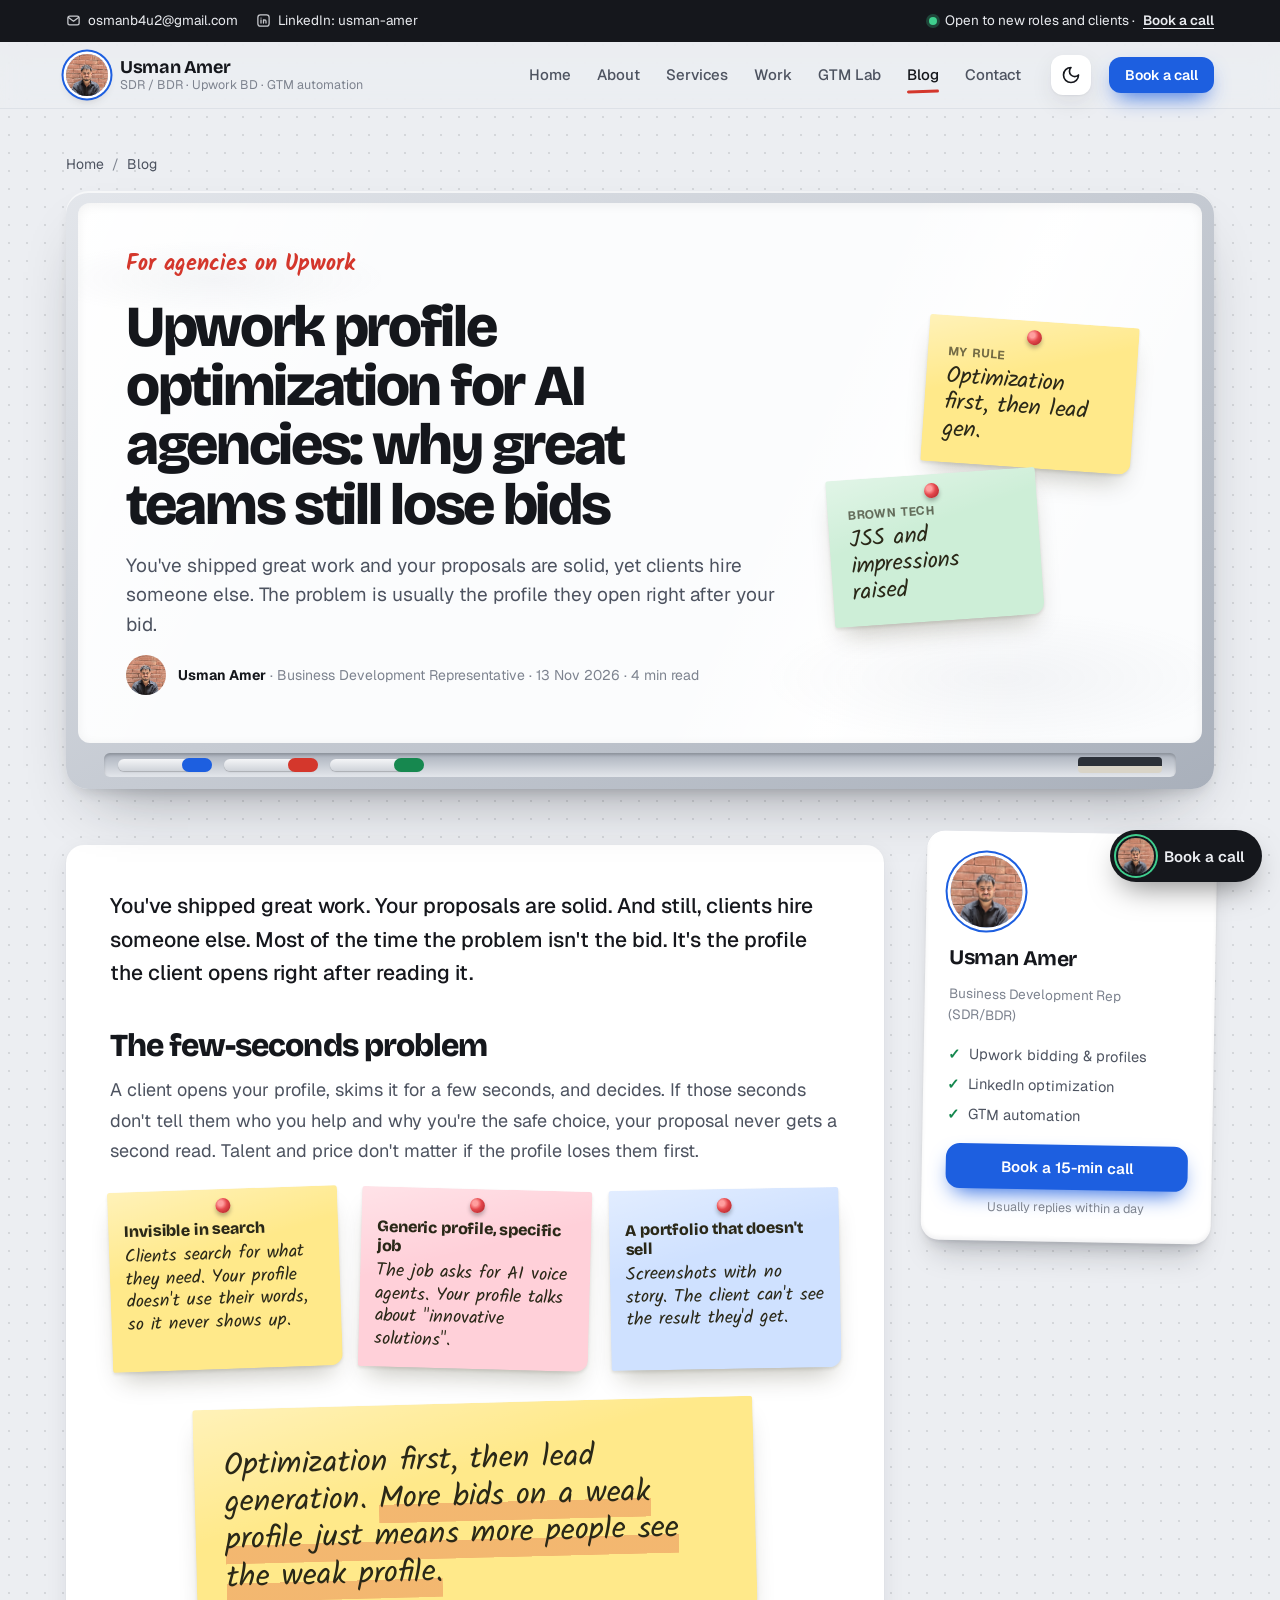
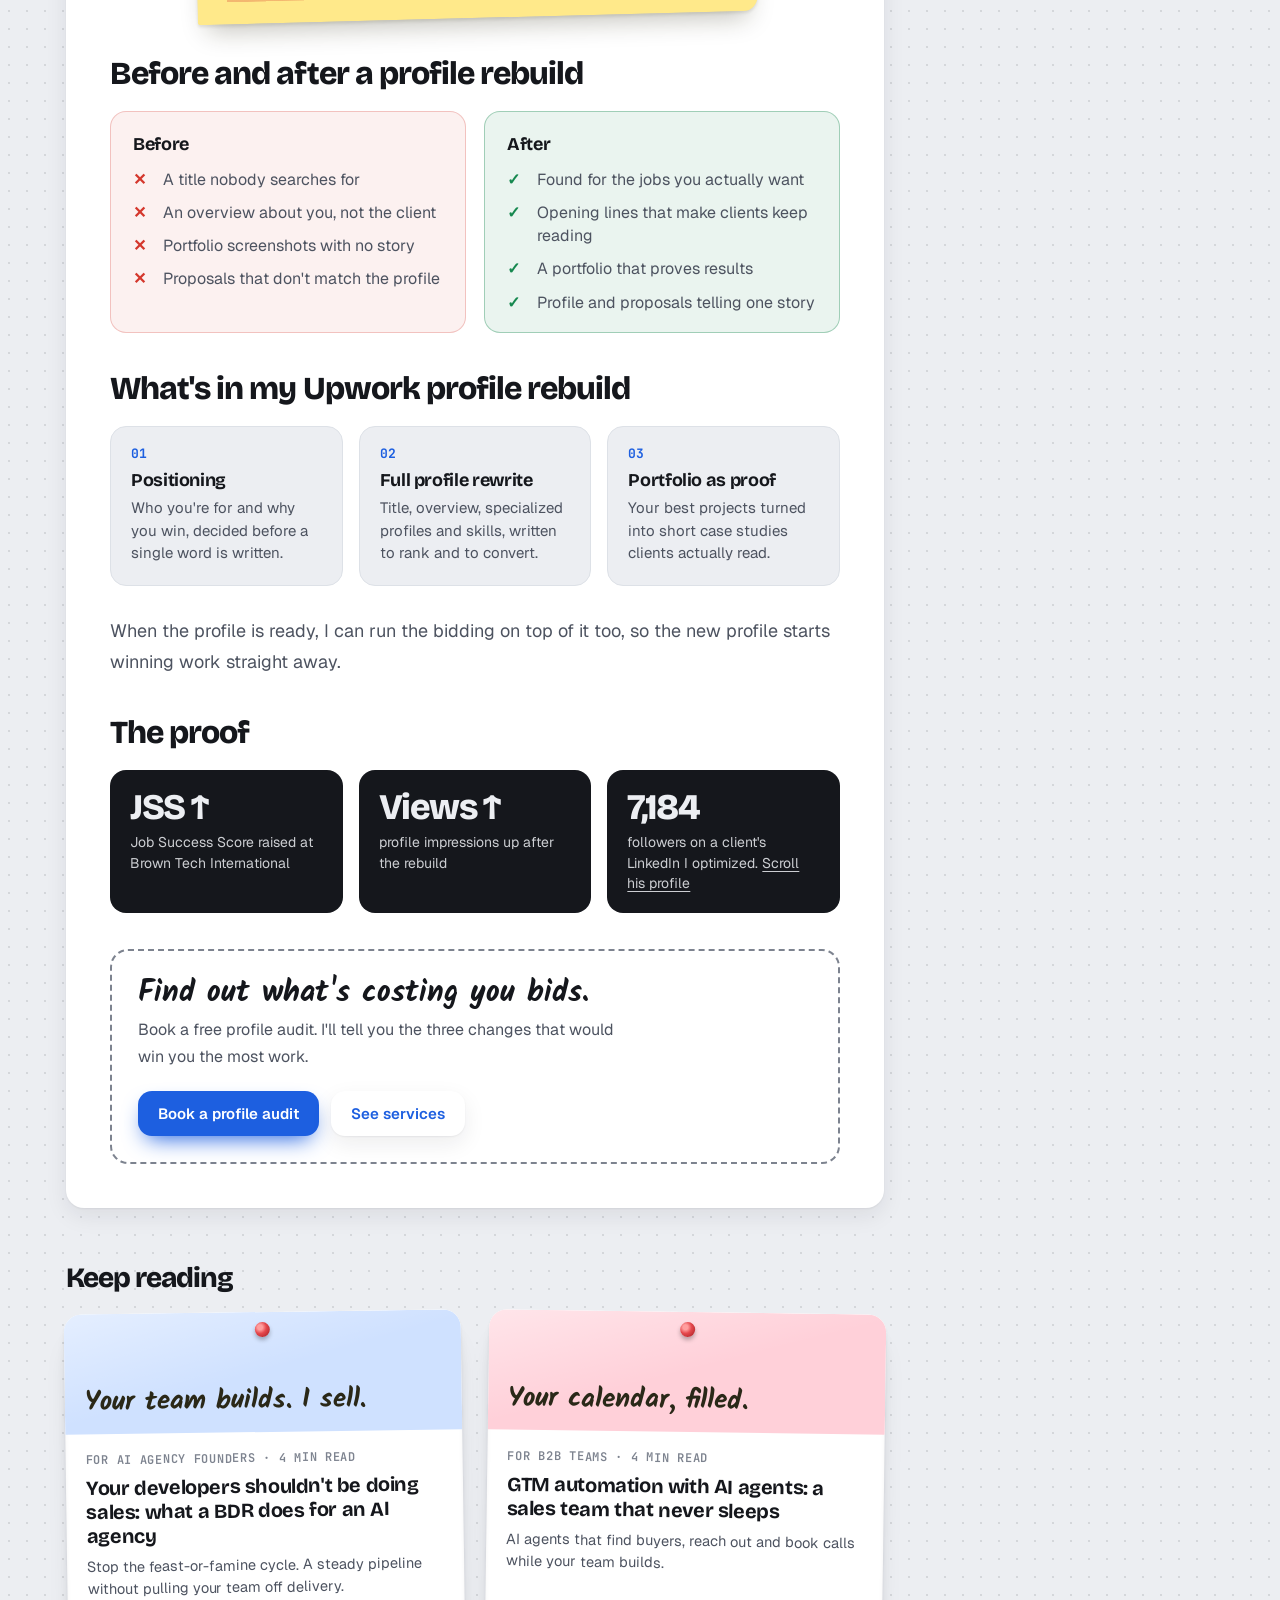
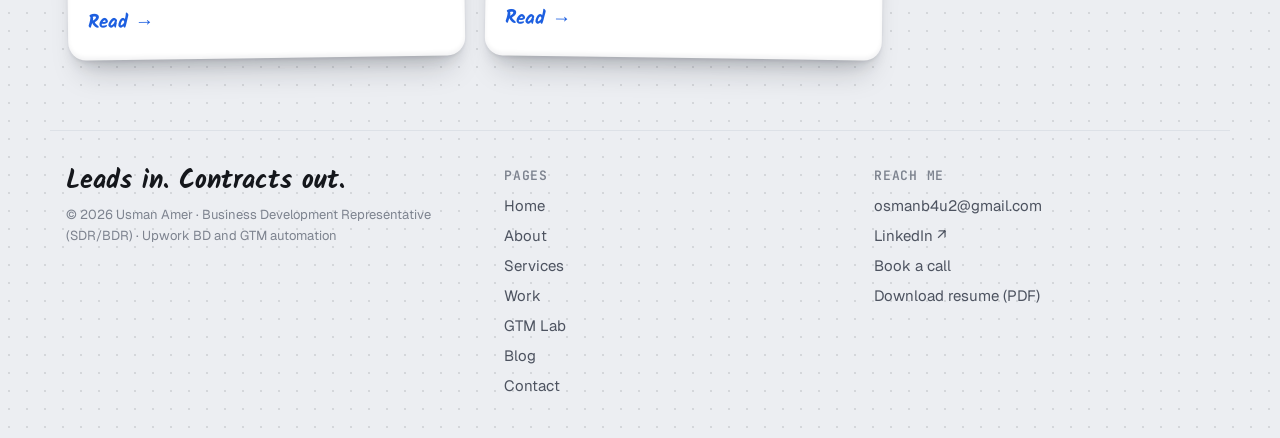
<file: blog/upwork-profile-optimization-checklist.html>
<!doctype html>
<html lang="en">
<head>
<meta charset="utf-8">
<meta name="viewport" content="width=device-width, initial-scale=1, viewport-fit=cover">
<title>Upwork profile optimization for AI agencies: why great teams still lose bids | Usman Amer</title>
<meta name="description" content="Upwork profile optimization for AI and software agencies: why strong teams lose bids, what a profile rebuild changes, and how to book a free profile audit.">
<meta property="og:title" content="Upwork profile optimization for AI agencies: why great teams still lose bids | Usman Amer">
<meta property="og:description" content="Upwork profile optimization for AI and software agencies: why strong teams lose bids, what a profile rebuild changes, and how to book a free profile audit.">
<link rel="canonical" href="https://usmanamerbdr.vercel.app/blog/upwork-profile-optimization-checklist">
<meta property="og:site_name" content="Usman Amer">
<meta property="og:type" content="article">
<meta property="og:url" content="https://usmanamerbdr.vercel.app/blog/upwork-profile-optimization-checklist">
<meta property="og:image" content="https://usmanamerbdr.vercel.app/assets/og-image.jpg">
<meta property="og:image:width" content="1200">
<meta property="og:image:height" content="630">
<meta property="og:image:alt" content="Usman Amer website: Leads in. Contracts out.">
<meta name="twitter:card" content="summary_large_image">
<meta name="twitter:title" content="Upwork profile optimization for AI agencies: why great teams still lose bids | Usman Amer">
<meta name="twitter:description" content="Upwork profile optimization for AI and software agencies: why strong teams lose bids, what a profile rebuild changes, and how to book a free profile audit.">
<meta name="twitter:image" content="https://usmanamerbdr.vercel.app/assets/og-image.jpg">
<meta name="theme-color" content="#eceef2">
<script>
(function(){
  try{
    var t=localStorage.getItem('ua_theme');
    if(t==='dark'||t==='light'){
      document.documentElement.setAttribute('data-theme',t);
      if(t==='dark'){
        var m=document.querySelector('meta[name="theme-color"]');
        if(m)m.setAttribute('content','#0c0e11');
      }
    }
  }catch(e){}
})();
</script>
<link rel="icon" href="/assets/favicon.svg" type="image/svg+xml">
<link rel="icon" href="/assets/favicon-32.png" sizes="32x32" type="image/png">
<link rel="apple-touch-icon" href="/assets/apple-touch-icon.png">
<link rel="preconnect" href="https://fonts.googleapis.com">
<link rel="preconnect" href="https://fonts.gstatic.com" crossorigin>
<link rel="stylesheet" href="https://fonts.googleapis.com/css2?family=Bricolage+Grotesque:opsz,wght@12..96,500;12..96,700;12..96,800&family=Geist:wght@400;500;600&family=Kalam:wght@400;700&family=JetBrains+Mono:wght@500&display=swap">
<link rel="stylesheet" href="/css/styles.css">
<script type="application/ld+json">
{
 "@context": "https://schema.org",
 "@type": "BlogPosting",
 "headline": "Upwork profile optimization for AI agencies: why great teams still lose bids",
 "description": "Upwork profile optimization for AI and software agencies: why strong teams lose bids, what a profile rebuild changes, and how to book a free profile audit.",
 "datePublished": "2026-11-13",
 "dateModified": "2026-11-13",
 "url": "https://usmanamerbdr.vercel.app/blog/upwork-profile-optimization-checklist",
 "mainEntityOfPage": "https://usmanamerbdr.vercel.app/blog/upwork-profile-optimization-checklist",
 "image": "https://usmanamerbdr.vercel.app/assets/og-image.jpg",
 "author": {
  "@type": "Person",
  "@id": "https://usmanamerbdr.vercel.app/#usman",
  "name": "Usman Amer",
  "jobTitle": "Business Development Representative (SDR/BDR)",
  "description": "Business development representative for AI and software companies, focused on Upwork bidding, Upwork and LinkedIn profile optimization, and GTM automation.",
  "url": "https://usmanamerbdr.vercel.app/",
  "image": "https://usmanamerbdr.vercel.app/assets/images/usman-amer.jpg",
  "email": "mailto:osmanb4u2@gmail.com",
  "worksFor": {
   "@type": "Organization",
   "name": "Brown Tech International"
  },
  "alumniOf": {
   "@type": "CollegeOrUniversity",
   "name": "University of Central Punjab"
  },
  "knowsAbout": [
   "Business development",
   "Sales development",
   "Lead generation",
   "Upwork bidding",
   "Upwork profile optimization",
   "LinkedIn profile optimization",
   "GTM automation",
   "Cold email",
   "BANT qualification",
   "n8n",
   "Make.com",
   "GoHighLevel",
   "HubSpot",
   "Apollo.io",
   "LinkedIn Sales Navigator"
  ],
  "sameAs": [
   "https://www.linkedin.com/in/usman-amer-a11652266"
  ]
 },
 "publisher": {
  "@id": "https://usmanamerbdr.vercel.app/#usman"
 }
}
</script>
</head>
<body data-page="blog">
<!-- CONTACT STRIP -->
<div class="strip">
  <div class="wrap">
    <button type="button" data-copy="osmanb4u2@gmail.com" data-target="strip-mail" id="strip-copy" aria-label="Copy email address">
      <svg viewBox="0 0 24 24" fill="none" stroke="currentColor" stroke-width="2" stroke-linecap="round" stroke-linejoin="round" aria-hidden="true"><rect x="3" y="5" width="18" height="14" rx="3"/><path d="m4 7 8 6 8-6"/></svg>
      <span id="strip-mail">osmanb4u2@gmail.com</span>
    </button>
    <a href="https://linkedin.com/in/usman-amer-a11652266" target="_blank" rel="noopener">
      <svg viewBox="0 0 24 24" fill="none" stroke="currentColor" stroke-width="2" stroke-linecap="round" stroke-linejoin="round" aria-hidden="true"><rect x="3" y="3" width="18" height="18" rx="4"/><path d="M8 11v5M8 8v.01M12 16v-5M16 16v-3a2 2 0 0 0-4 0"/></svg>
      <span>LinkedIn<span class="hide-sm">: usman-amer</span></span>
    </a>
    <span class="avail"><i></i><span class="hide-sm">Open to new roles and clients ·</span> <button type="button" data-book id="strip-book">Book a call</button></span>
  </div>
</div>

<!-- NAVBAR -->
<header class="topbar">
  <div class="wrap">
    <a class="brand" href="/">
      <span class="avatar photo" role="img" aria-label="Photo of Usman Amer"></span>
      <span class="brand-text"><strong>Usman Amer</strong><small>SDR / BDR · Upwork BD · GTM automation</small></span>
    </a>
    <nav class="nav-links" aria-label="Main">
      <a href="/" data-nav="home">Home</a>
      <a href="/about" data-nav="about">About</a>
      <a href="/services" data-nav="services">Services</a>
      <a href="/work" data-nav="work">Work</a>
      <a href="/gtm-lab" data-nav="lab">GTM Lab</a>
      <a href="/blog" data-nav="blog">Blog</a>
      <a href="/contact" data-nav="contact">Contact</a>
    </nav>
    <button class="theme-btn" type="button" id="theme-btn" aria-label="Toggle dark/light theme" title="Toggle theme">
      <svg class="sun-icon" viewBox="0 0 24 24" fill="none" stroke="currentColor" stroke-width="2" stroke-linecap="round" stroke-linejoin="round" aria-hidden="true"><circle cx="12" cy="12" r="4"/><path d="M12 2v2M12 20v2M4.93 4.93l1.41 1.41M17.66 17.66l1.41 1.41M2 12h2M20 12h2M6.34 17.66l-1.41 1.41M19.07 4.93l-1.41 1.41"/></svg>
      <svg class="moon-icon" viewBox="0 0 24 24" fill="none" stroke="currentColor" stroke-width="2" stroke-linecap="round" stroke-linejoin="round" aria-hidden="true"><path d="M12 3a6 6 0 0 0 9 9 9 9 0 1 1-9-9Z"/></svg>
    </button>
    <button class="btn btn-primary btn-sm nav-cta" type="button" data-book id="nav-book">Book a call</button>
    <button class="menu-btn" type="button" id="menu-btn" aria-expanded="false" aria-controls="mobile-menu" aria-label="Open menu">
      <svg viewBox="0 0 24 24" fill="none" stroke="currentColor" stroke-width="2.2" stroke-linecap="round"><path d="M4 7h16M4 12h16M4 17h10"/></svg>
    </button>
  </div>
  <div class="mobile-menu" id="mobile-menu" hidden>
    <div class="wrap">
      <a href="/" data-nav="home">Home</a>
      <a href="/about" data-nav="about">About</a>
      <a href="/services" data-nav="services">Services</a>
      <a href="/work" data-nav="work">Work</a>
      <a href="/gtm-lab" data-nav="lab">GTM Lab</a>
      <a href="/blog" data-nav="blog">Blog</a>
      <a href="/contact" data-nav="contact">Contact</a>
      <button class="btn btn-primary" type="button" data-book id="mm-book">Book a call</button>
    </div>
  </div>
</header>

<main>

<!-- ======================= POST ======================= -->
<div class="view" id="v-blog" data-view="blog">
  <div class="read-progress" aria-hidden="true"><span></span></div>
  <section class="post-top">
    <div class="wrap">
      <nav class="crumbs" aria-label="Breadcrumb"><a href="/">Home</a> <span>/</span> <a href="/blog">Blog</a></nav>
      <div class="whiteboard post-hero">
        <div class="surface">
          <div class="ph-copy">
            <span class="kicker">For agencies on Upwork</span>
            <h1>Upwork profile optimization for AI agencies: why great teams still lose bids</h1>
            <p class="ph-hook">You've shipped great work and your proposals are solid, yet clients hire someone else. The problem is usually the profile they open right after your bid.</p>
            <div class="byline"><img src="/assets/images/usman-amer.jpg" alt="Usman Amer" width="40" height="40"><span><strong>Usman Amer</strong> · Business Development Representative · <time datetime="2026-11-13">13 Nov 2026</time> · 4 min read</span></div>
          </div>
          <div class="ph-notes" aria-hidden="true"><div class="note ph-note n1" style="background-color:var(--note-yellow)"><span class="pin" aria-hidden="true"></span><b>My rule</b><p>Optimization first, then lead gen.</p></div><div class="note ph-note n2" style="background-color:var(--note-green)"><span class="pin" aria-hidden="true"></span><b>Brown Tech</b><p>JSS and impressions raised</p></div></div>
        </div>
        <div class="tray" aria-hidden="true"><span class="marker" style="--cap:#1d5fe0"></span><span class="marker" style="--cap:#d4372c"></span><span class="marker" style="--cap:#16884f"></span><span class="eraser"></span></div>
      </div>
    </div>
  </section>
  <section class="post-body">
    <div class="wrap article-layout">
      <article class="article">
        <div class="prose">
<p class="intro">You've shipped great work. Your proposals are solid. And still, clients hire someone else. Most of the time the problem isn't the bid. It's the profile the client opens right after reading it.</p>

<h2>The few-seconds problem</h2>
<p>A client opens your profile, skims it for a few seconds, and decides. If those seconds don't tell them who you help and why you're the safe choice, your proposal never gets a second read. Talent and price don't matter if the profile loses them first.</p>

<div class="pain-grid">
  <div class="note"><span class="pin" aria-hidden="true"></span><b>Invisible in search</b><p>Clients search for what they need. Your profile doesn't use their words, so it never shows up.</p></div>
  <div class="note"><span class="pin" aria-hidden="true"></span><b>Generic profile, specific job</b><p>The job asks for AI voice agents. Your profile talks about "innovative solutions".</p></div>
  <div class="note"><span class="pin" aria-hidden="true"></span><b>A portfolio that doesn't sell</b><p>Screenshots with no story. The client can't see the result they'd get.</p></div>
</div>

<div class="pull-note"><span class="pin" aria-hidden="true"></span><p>Optimization first, then lead generation. <em>More bids on a weak profile just means more people see the weak profile.</em></p></div>

<h2>Before and after a profile rebuild</h2>
<div class="compare">
  <div class="col before">
    <h3>Before</h3>
    <ul>
      <li>A title nobody searches for</li>
      <li>An overview about you, not the client</li>
      <li>Portfolio screenshots with no story</li>
      <li>Proposals that don't match the profile</li>
    </ul>
  </div>
  <div class="col after">
    <h3>After</h3>
    <ul>
      <li>Found for the jobs you actually want</li>
      <li>Opening lines that make clients keep reading</li>
      <li>A portfolio that proves results</li>
      <li>Profile and proposals telling one story</li>
    </ul>
  </div>
</div>

<h2>What's in my Upwork profile rebuild</h2>
<div class="offer-grid">
  <div class="offer"><span class="num">01</span><h3>Positioning</h3><p>Who you're for and why you win, decided before a single word is written.</p></div>
  <div class="offer"><span class="num">02</span><h3>Full profile rewrite</h3><p>Title, overview, specialized profiles and skills, written to rank and to convert.</p></div>
  <div class="offer"><span class="num">03</span><h3>Portfolio as proof</h3><p>Your best projects turned into short case studies clients actually read.</p></div>
</div>
<p>When the profile is ready, I can run the bidding on top of it too, so the new profile starts winning work straight away.</p>

<h2>The proof</h2>
<div class="proof-strip">
  <div class="proof"><span class="big">JSS ↑</span><span>Job Success Score raised at Brown Tech International</span></div>
  <div class="proof"><span class="big">Views ↑</span><span>profile impressions up after the rebuild</span></div>
  <div class="proof"><span class="big">7,184</span><span>followers on a client's LinkedIn I optimized. <a href="/gtm-lab#presence">Scroll his profile</a></span></div>
</div>

<div class="cta-inline">
  <div><span class="hand">Find out what's costing you bids.</span><p>Book a free profile audit. I'll tell you the three changes that would win you the most work.</p></div>
  <div class="cta-row"><button class="btn btn-primary" type="button" data-book id="b2-book">Book a profile audit</button><a class="btn btn-ghost" href="/services">See services</a></div>
</div>

        </div>
        <div class="more-posts"><h2>Keep reading</h2><div class="post-cards two"><a class="post-card" href="/blog/what-a-bdr-does-for-ai-agencies"><span class="pc-band" style="background-color:var(--note-blue)"><span class="pin" aria-hidden="true"></span><span class="pc-hand">Your team builds. I sell.</span></span><span class="pc-body"><span class="post-kicker">For AI agency founders · 4 min read</span><span class="pc-title">Your developers shouldn't be doing sales: what a BDR does for an AI agency</span><span class="pc-text">Stop the feast-or-famine cycle. A steady pipeline without pulling your team off delivery.</span><span class="go">Read →</span></span></a><a class="post-card" href="/blog/gtm-automation-ai-agents"><span class="pc-band" style="background-color:var(--note-pink)"><span class="pin" aria-hidden="true"></span><span class="pc-hand">Your calendar, filled.</span></span><span class="pc-body"><span class="post-kicker">For B2B teams · 4 min read</span><span class="pc-title">GTM automation with AI agents: a sales team that never sleeps</span><span class="pc-text">AI agents that find buyers, reach out and book calls while your team builds.</span><span class="go">Read →</span></span></a></div></div>
      </article>
      <aside class="side-wrap" aria-label="Work with Usman">
    <div class="side-card">
      <img src="/assets/images/usman-amer.jpg" alt="Usman Amer" width="72" height="72">
      <strong>Usman Amer</strong>
      <span class="side-role">Business Development Rep (SDR/BDR)</span>
      <ul><li>Upwork bidding &amp; profiles</li><li>LinkedIn optimization</li><li>GTM automation</li></ul>
      <button class="btn btn-primary" type="button" data-book id="side-book">Book a 15-min call</button>
      <span class="side-note">Usually replies within a day</span>
    </div>
  </aside>
    </div>
  </section>
</div>

</main>

<footer>
  <div class="wrap">
    <div>
      <span class="hand">Leads in. Contracts out.</span>
      <small>© 2026 Usman Amer · Business Development Representative (SDR/BDR) · Upwork BD and GTM automation</small>
    </div>
    <div><h4>Pages</h4><nav aria-label="Footer"><a href="/">Home</a><a href="/about">About</a><a href="/services">Services</a><a href="/work">Work</a><a href="/gtm-lab">GTM Lab</a><a href="/blog">Blog</a><a href="/contact">Contact</a></nav></div>
    <div><h4>Reach me</h4><div class="fc"><span style="user-select:all;color:var(--ink-2)">osmanb4u2@gmail.com</span><a href="https://linkedin.com/in/usman-amer-a11652266" target="_blank" rel="noopener">LinkedIn ↗</a><a href="/contact">Book a call</a><a href="/assets/Usman-Amer-Resume.pdf" download>Download resume (PDF)</a></div></div>
  </div>
</footer>

<!-- floating book button -->
<button class="fab" type="button" data-book id="fab-book" aria-label="Book a call with Usman">
  <span class="avatar photo" aria-hidden="true"></span><span class="lbl">Book a call</span>
</button>

<!-- booking popup -->
<div class="modal" id="book-modal" hidden>
  <div class="scrim" data-close></div>
  <div class="sheet" role="dialog" aria-modal="true" aria-labelledby="bm-title">
    <button class="x" type="button" data-close aria-label="Close" id="bm-x"><svg viewBox="0 0 24 24" fill="none" stroke="currentColor" stroke-width="2.4" stroke-linecap="round"><path d="M6 6l12 12M18 6 6 18"/></svg></button>
    <div class="who">
      <span class="avatar photo" aria-hidden="true"></span>
      <div><strong>Usman Amer</strong><span><i></i>Taking calls this week</span></div>
    </div>
    <h2 id="bm-title">Got 15 minutes? Let's talk.</h2>
    <p>Pick a time on my calendar and you get an invite with a video link straight away. Hiring, lead gen or a quick sales question, all welcome.</p>
    <a class="btn btn-primary" data-book-link target="_blank" rel="noopener" href="/contact" id="bm-go">
      <svg viewBox="0 0 24 24" fill="none" stroke="currentColor" stroke-width="2" stroke-linecap="round" stroke-linejoin="round" aria-hidden="true"><rect x="3" y="5" width="18" height="16" rx="3"/><path d="M3 10h18M8 3v4M16 3v4"/></svg>
      Pick a time
    </a>
    <div class="alt">
      <a href="https://linkedin.com/in/usman-amer-a11652266" target="_blank" rel="noopener"><svg viewBox="0 0 24 24" fill="none" stroke="currentColor" stroke-width="2" stroke-linecap="round" stroke-linejoin="round" aria-hidden="true"><rect x="3" y="3" width="18" height="18" rx="4"/><path d="M8 11v5M8 8v.01M12 16v-5M16 16v-3a2 2 0 0 0-4 0"/></svg>LinkedIn</a>
      <button type="button" data-copy="osmanb4u2@gmail.com" data-target="bm-mail" id="bm-copy"><svg viewBox="0 0 24 24" fill="none" stroke="currentColor" stroke-width="2" stroke-linecap="round" stroke-linejoin="round" aria-hidden="true"><rect x="3" y="5" width="18" height="14" rx="3"/><path d="m4 7 8 6 8-6"/></svg><span>Copy email</span></button>
    </div>
    <span class="mail-line" id="bm-mail">osmanb4u2@gmail.com</span>
    <button class="btn-link later" type="button" data-close id="bm-later">Maybe later</button>
  </div>
</div>

<script src="/js/config.js"></script>
<script src="/js/main.js"></script>
</body>
</html>
</file>
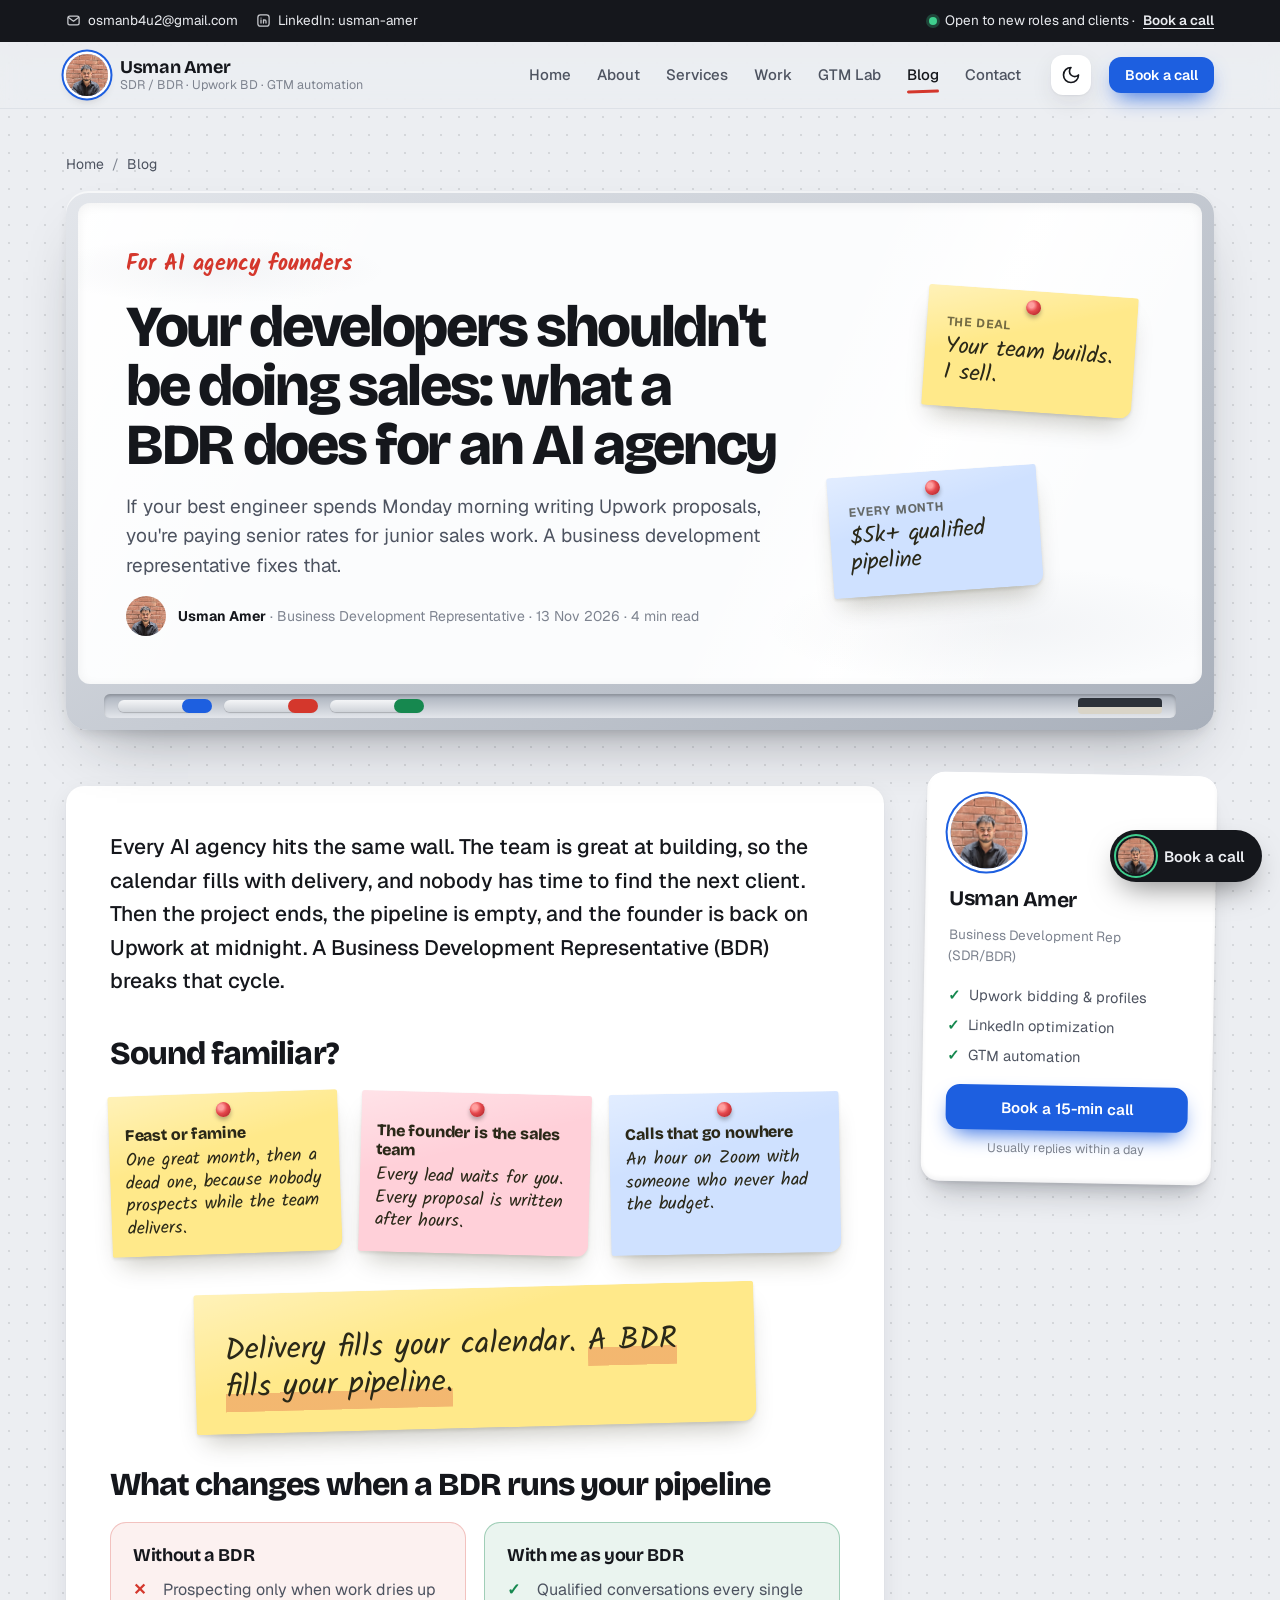
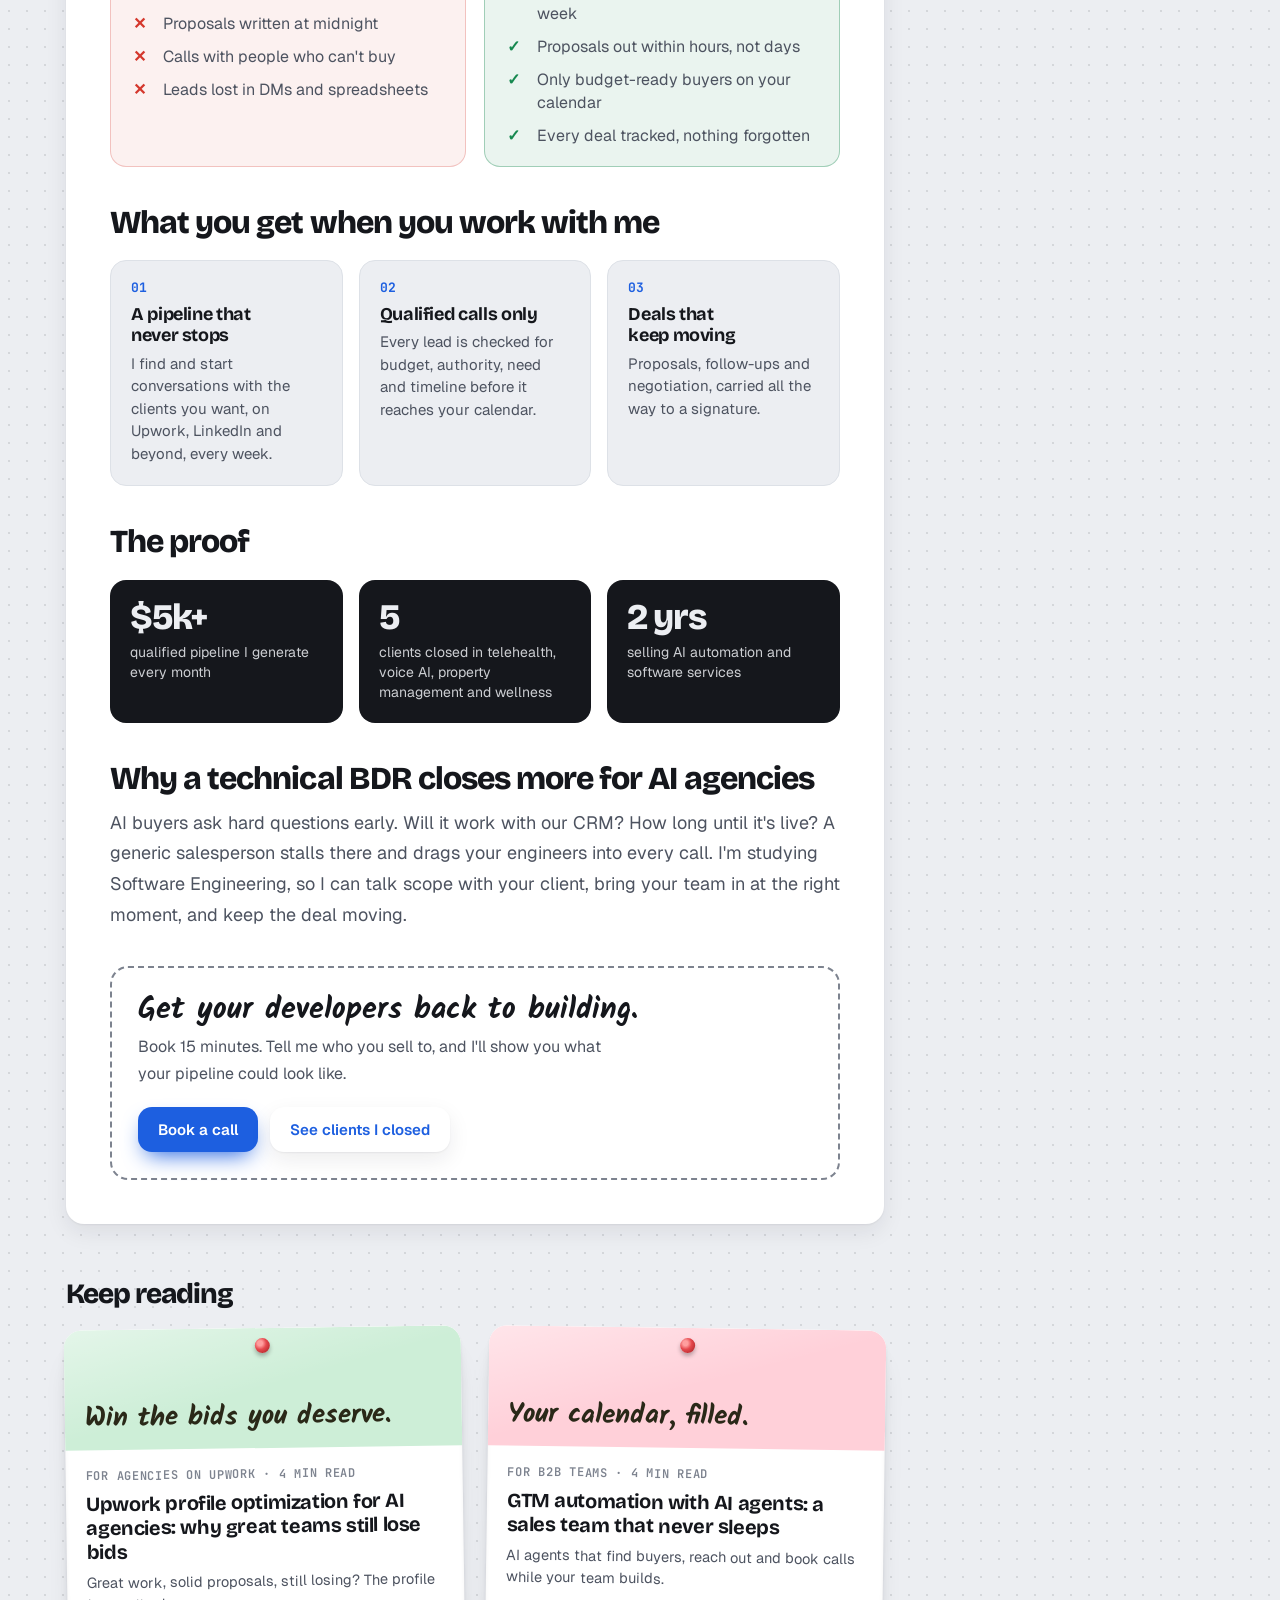
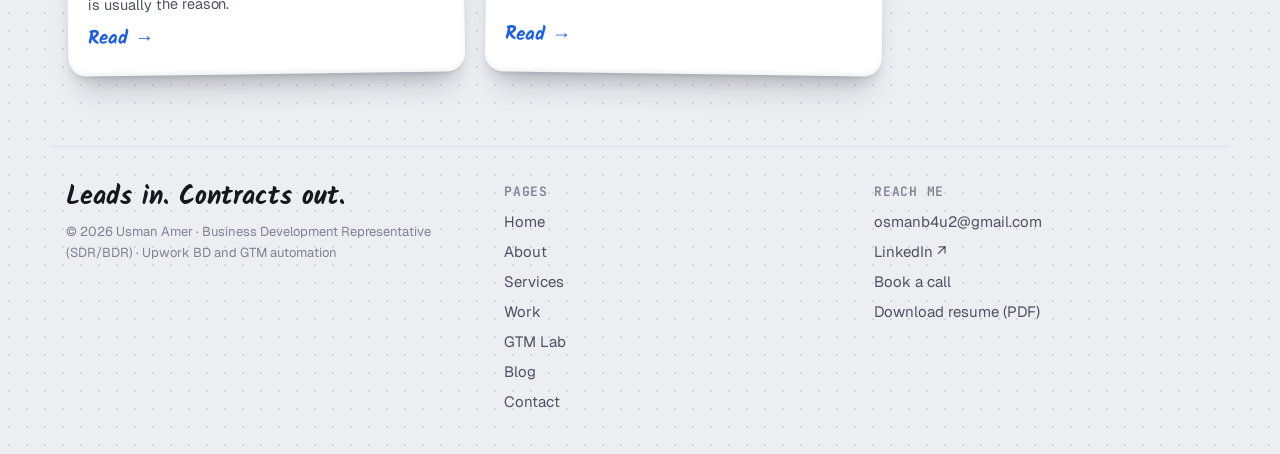
<file: blog/what-a-bdr-does-for-ai-agencies.html>
<!doctype html>
<html lang="en">
<head>
<meta charset="utf-8">
<meta name="viewport" content="width=device-width, initial-scale=1, viewport-fit=cover">
<title>Your developers shouldn't be doing sales: what a BDR does for an AI agency | Usman Amer</title>
<meta name="description" content="Why AI and software agencies hire a Business Development Representative (BDR): a steady pipeline, qualified calls only, and deals carried to signature, so developers stay on delivery.">
<meta property="og:title" content="Your developers shouldn't be doing sales: what a BDR does for an AI agency | Usman Amer">
<meta property="og:description" content="Why AI and software agencies hire a Business Development Representative (BDR): a steady pipeline, qualified calls only, and deals carried to signature, so developers stay on delivery.">
<link rel="canonical" href="https://usmanamerbdr.vercel.app/blog/what-a-bdr-does-for-ai-agencies">
<meta property="og:site_name" content="Usman Amer">
<meta property="og:type" content="article">
<meta property="og:url" content="https://usmanamerbdr.vercel.app/blog/what-a-bdr-does-for-ai-agencies">
<meta property="og:image" content="https://usmanamerbdr.vercel.app/assets/og-image.jpg">
<meta property="og:image:width" content="1200">
<meta property="og:image:height" content="630">
<meta property="og:image:alt" content="Usman Amer website: Leads in. Contracts out.">
<meta name="twitter:card" content="summary_large_image">
<meta name="twitter:title" content="Your developers shouldn't be doing sales: what a BDR does for an AI agency | Usman Amer">
<meta name="twitter:description" content="Why AI and software agencies hire a Business Development Representative (BDR): a steady pipeline, qualified calls only, and deals carried to signature, so developers stay on delivery.">
<meta name="twitter:image" content="https://usmanamerbdr.vercel.app/assets/og-image.jpg">
<meta name="theme-color" content="#eceef2">
<script>
(function(){
  try{
    var t=localStorage.getItem('ua_theme');
    if(t==='dark'||t==='light'){
      document.documentElement.setAttribute('data-theme',t);
      if(t==='dark'){
        var m=document.querySelector('meta[name="theme-color"]');
        if(m)m.setAttribute('content','#0c0e11');
      }
    }
  }catch(e){}
})();
</script>
<link rel="icon" href="/assets/favicon.svg" type="image/svg+xml">
<link rel="icon" href="/assets/favicon-32.png" sizes="32x32" type="image/png">
<link rel="apple-touch-icon" href="/assets/apple-touch-icon.png">
<link rel="preconnect" href="https://fonts.googleapis.com">
<link rel="preconnect" href="https://fonts.gstatic.com" crossorigin>
<link rel="stylesheet" href="https://fonts.googleapis.com/css2?family=Bricolage+Grotesque:opsz,wght@12..96,500;12..96,700;12..96,800&family=Geist:wght@400;500;600&family=Kalam:wght@400;700&family=JetBrains+Mono:wght@500&display=swap">
<link rel="stylesheet" href="/css/styles.css">
<script type="application/ld+json">
{
 "@context": "https://schema.org",
 "@type": "BlogPosting",
 "headline": "Your developers shouldn't be doing sales: what a BDR does for an AI agency",
 "description": "Why AI and software agencies hire a Business Development Representative (BDR): a steady pipeline, qualified calls only, and deals carried to signature, so developers stay on delivery.",
 "datePublished": "2026-11-13",
 "dateModified": "2026-11-13",
 "url": "https://usmanamerbdr.vercel.app/blog/what-a-bdr-does-for-ai-agencies",
 "mainEntityOfPage": "https://usmanamerbdr.vercel.app/blog/what-a-bdr-does-for-ai-agencies",
 "image": "https://usmanamerbdr.vercel.app/assets/og-image.jpg",
 "author": {
  "@type": "Person",
  "@id": "https://usmanamerbdr.vercel.app/#usman",
  "name": "Usman Amer",
  "jobTitle": "Business Development Representative (SDR/BDR)",
  "description": "Business development representative for AI and software companies, focused on Upwork bidding, Upwork and LinkedIn profile optimization, and GTM automation.",
  "url": "https://usmanamerbdr.vercel.app/",
  "image": "https://usmanamerbdr.vercel.app/assets/images/usman-amer.jpg",
  "email": "mailto:osmanb4u2@gmail.com",
  "worksFor": {
   "@type": "Organization",
   "name": "Brown Tech International"
  },
  "alumniOf": {
   "@type": "CollegeOrUniversity",
   "name": "University of Central Punjab"
  },
  "knowsAbout": [
   "Business development",
   "Sales development",
   "Lead generation",
   "Upwork bidding",
   "Upwork profile optimization",
   "LinkedIn profile optimization",
   "GTM automation",
   "Cold email",
   "BANT qualification",
   "n8n",
   "Make.com",
   "GoHighLevel",
   "HubSpot",
   "Apollo.io",
   "LinkedIn Sales Navigator"
  ],
  "sameAs": [
   "https://www.linkedin.com/in/usman-amer-a11652266"
  ]
 },
 "publisher": {
  "@id": "https://usmanamerbdr.vercel.app/#usman"
 }
}
</script>
</head>
<body data-page="blog">
<!-- CONTACT STRIP -->
<div class="strip">
  <div class="wrap">
    <button type="button" data-copy="osmanb4u2@gmail.com" data-target="strip-mail" id="strip-copy" aria-label="Copy email address">
      <svg viewBox="0 0 24 24" fill="none" stroke="currentColor" stroke-width="2" stroke-linecap="round" stroke-linejoin="round" aria-hidden="true"><rect x="3" y="5" width="18" height="14" rx="3"/><path d="m4 7 8 6 8-6"/></svg>
      <span id="strip-mail">osmanb4u2@gmail.com</span>
    </button>
    <a href="https://linkedin.com/in/usman-amer-a11652266" target="_blank" rel="noopener">
      <svg viewBox="0 0 24 24" fill="none" stroke="currentColor" stroke-width="2" stroke-linecap="round" stroke-linejoin="round" aria-hidden="true"><rect x="3" y="3" width="18" height="18" rx="4"/><path d="M8 11v5M8 8v.01M12 16v-5M16 16v-3a2 2 0 0 0-4 0"/></svg>
      <span>LinkedIn<span class="hide-sm">: usman-amer</span></span>
    </a>
    <span class="avail"><i></i><span class="hide-sm">Open to new roles and clients ·</span> <button type="button" data-book id="strip-book">Book a call</button></span>
  </div>
</div>

<!-- NAVBAR -->
<header class="topbar">
  <div class="wrap">
    <a class="brand" href="/">
      <span class="avatar photo" role="img" aria-label="Photo of Usman Amer"></span>
      <span class="brand-text"><strong>Usman Amer</strong><small>SDR / BDR · Upwork BD · GTM automation</small></span>
    </a>
    <nav class="nav-links" aria-label="Main">
      <a href="/" data-nav="home">Home</a>
      <a href="/about" data-nav="about">About</a>
      <a href="/services" data-nav="services">Services</a>
      <a href="/work" data-nav="work">Work</a>
      <a href="/gtm-lab" data-nav="lab">GTM Lab</a>
      <a href="/blog" data-nav="blog">Blog</a>
      <a href="/contact" data-nav="contact">Contact</a>
    </nav>
    <button class="theme-btn" type="button" id="theme-btn" aria-label="Toggle dark/light theme" title="Toggle theme">
      <svg class="sun-icon" viewBox="0 0 24 24" fill="none" stroke="currentColor" stroke-width="2" stroke-linecap="round" stroke-linejoin="round" aria-hidden="true"><circle cx="12" cy="12" r="4"/><path d="M12 2v2M12 20v2M4.93 4.93l1.41 1.41M17.66 17.66l1.41 1.41M2 12h2M20 12h2M6.34 17.66l-1.41 1.41M19.07 4.93l-1.41 1.41"/></svg>
      <svg class="moon-icon" viewBox="0 0 24 24" fill="none" stroke="currentColor" stroke-width="2" stroke-linecap="round" stroke-linejoin="round" aria-hidden="true"><path d="M12 3a6 6 0 0 0 9 9 9 9 0 1 1-9-9Z"/></svg>
    </button>
    <button class="btn btn-primary btn-sm nav-cta" type="button" data-book id="nav-book">Book a call</button>
    <button class="menu-btn" type="button" id="menu-btn" aria-expanded="false" aria-controls="mobile-menu" aria-label="Open menu">
      <svg viewBox="0 0 24 24" fill="none" stroke="currentColor" stroke-width="2.2" stroke-linecap="round"><path d="M4 7h16M4 12h16M4 17h10"/></svg>
    </button>
  </div>
  <div class="mobile-menu" id="mobile-menu" hidden>
    <div class="wrap">
      <a href="/" data-nav="home">Home</a>
      <a href="/about" data-nav="about">About</a>
      <a href="/services" data-nav="services">Services</a>
      <a href="/work" data-nav="work">Work</a>
      <a href="/gtm-lab" data-nav="lab">GTM Lab</a>
      <a href="/blog" data-nav="blog">Blog</a>
      <a href="/contact" data-nav="contact">Contact</a>
      <button class="btn btn-primary" type="button" data-book id="mm-book">Book a call</button>
    </div>
  </div>
</header>

<main>

<!-- ======================= POST ======================= -->
<div class="view" id="v-blog" data-view="blog">
  <div class="read-progress" aria-hidden="true"><span></span></div>
  <section class="post-top">
    <div class="wrap">
      <nav class="crumbs" aria-label="Breadcrumb"><a href="/">Home</a> <span>/</span> <a href="/blog">Blog</a></nav>
      <div class="whiteboard post-hero">
        <div class="surface">
          <div class="ph-copy">
            <span class="kicker">For AI agency founders</span>
            <h1>Your developers shouldn't be doing sales: what a BDR does for an AI agency</h1>
            <p class="ph-hook">If your best engineer spends Monday morning writing Upwork proposals, you're paying senior rates for junior sales work. A business development representative fixes that.</p>
            <div class="byline"><img src="/assets/images/usman-amer.jpg" alt="Usman Amer" width="40" height="40"><span><strong>Usman Amer</strong> · Business Development Representative · <time datetime="2026-11-13">13 Nov 2026</time> · 4 min read</span></div>
          </div>
          <div class="ph-notes" aria-hidden="true"><div class="note ph-note n1" style="background-color:var(--note-yellow)"><span class="pin" aria-hidden="true"></span><b>The deal</b><p>Your team builds. I sell.</p></div><div class="note ph-note n2" style="background-color:var(--note-blue)"><span class="pin" aria-hidden="true"></span><b>Every month</b><p>$5k+ qualified pipeline</p></div></div>
        </div>
        <div class="tray" aria-hidden="true"><span class="marker" style="--cap:#1d5fe0"></span><span class="marker" style="--cap:#d4372c"></span><span class="marker" style="--cap:#16884f"></span><span class="eraser"></span></div>
      </div>
    </div>
  </section>
  <section class="post-body">
    <div class="wrap article-layout">
      <article class="article">
        <div class="prose">
<p class="intro">Every AI agency hits the same wall. The team is great at building, so the calendar fills with delivery, and nobody has time to find the next client. Then the project ends, the pipeline is empty, and the founder is back on Upwork at midnight. A Business Development Representative (BDR) breaks that cycle.</p>

<h2>Sound familiar?</h2>
<div class="pain-grid">
  <div class="note"><span class="pin" aria-hidden="true"></span><b>Feast or famine</b><p>One great month, then a dead one, because nobody prospects while the team delivers.</p></div>
  <div class="note"><span class="pin" aria-hidden="true"></span><b>The founder is the sales team</b><p>Every lead waits for you. Every proposal is written after hours.</p></div>
  <div class="note"><span class="pin" aria-hidden="true"></span><b>Calls that go nowhere</b><p>An hour on Zoom with someone who never had the budget.</p></div>
</div>

<div class="pull-note"><span class="pin" aria-hidden="true"></span><p>Delivery fills your calendar. <em>A BDR fills your pipeline.</em></p></div>

<h2>What changes when a BDR runs your pipeline</h2>
<div class="compare">
  <div class="col before">
    <h3>Without a BDR</h3>
    <ul>
      <li>Prospecting only when work dries up</li>
      <li>Proposals written at midnight</li>
      <li>Calls with people who can't buy</li>
      <li>Leads lost in DMs and spreadsheets</li>
    </ul>
  </div>
  <div class="col after">
    <h3>With me as your BDR</h3>
    <ul>
      <li>Qualified conversations every single week</li>
      <li>Proposals out within hours, not days</li>
      <li>Only budget-ready buyers on your calendar</li>
      <li>Every deal tracked, nothing forgotten</li>
    </ul>
  </div>
</div>

<h2>What you get when you work with me</h2>
<div class="offer-grid">
  <div class="offer"><span class="num">01</span><h3>A pipeline that never stops</h3><p>I find and start conversations with the clients you want, on Upwork, LinkedIn and beyond, every week.</p></div>
  <div class="offer"><span class="num">02</span><h3>Qualified calls only</h3><p>Every lead is checked for budget, authority, need and timeline before it reaches your calendar.</p></div>
  <div class="offer"><span class="num">03</span><h3>Deals that keep moving</h3><p>Proposals, follow-ups and negotiation, carried all the way to a signature.</p></div>
</div>

<h2>The proof</h2>
<div class="proof-strip">
  <div class="proof"><span class="big">$5k+</span><span>qualified pipeline I generate every month</span></div>
  <div class="proof"><span class="big">5</span><span>clients closed in telehealth, voice AI, property management and wellness</span></div>
  <div class="proof"><span class="big">2 yrs</span><span>selling AI automation and software services</span></div>
</div>

<h2>Why a technical BDR closes more for AI agencies</h2>
<p>AI buyers ask hard questions early. Will it work with our CRM? How long until it's live? A generic salesperson stalls there and drags your engineers into every call. I'm studying Software Engineering, so I can talk scope with your client, bring your team in at the right moment, and keep the deal moving.</p>

<div class="cta-inline">
  <div><span class="hand">Get your developers back to building.</span><p>Book 15 minutes. Tell me who you sell to, and I'll show you what your pipeline could look like.</p></div>
  <div class="cta-row"><button class="btn btn-primary" type="button" data-book id="b1-book">Book a call</button><a class="btn btn-ghost" href="/work">See clients I closed</a></div>
</div>

        </div>
        <div class="more-posts"><h2>Keep reading</h2><div class="post-cards two"><a class="post-card" href="/blog/upwork-profile-optimization-checklist"><span class="pc-band" style="background-color:var(--note-green)"><span class="pin" aria-hidden="true"></span><span class="pc-hand">Win the bids you deserve.</span></span><span class="pc-body"><span class="post-kicker">For agencies on Upwork · 4 min read</span><span class="pc-title">Upwork profile optimization for AI agencies: why great teams still lose bids</span><span class="pc-text">Great work, solid proposals, still losing? The profile is usually the reason.</span><span class="go">Read →</span></span></a><a class="post-card" href="/blog/gtm-automation-ai-agents"><span class="pc-band" style="background-color:var(--note-pink)"><span class="pin" aria-hidden="true"></span><span class="pc-hand">Your calendar, filled.</span></span><span class="pc-body"><span class="post-kicker">For B2B teams · 4 min read</span><span class="pc-title">GTM automation with AI agents: a sales team that never sleeps</span><span class="pc-text">AI agents that find buyers, reach out and book calls while your team builds.</span><span class="go">Read →</span></span></a></div></div>
      </article>
      <aside class="side-wrap" aria-label="Work with Usman">
    <div class="side-card">
      <img src="/assets/images/usman-amer.jpg" alt="Usman Amer" width="72" height="72">
      <strong>Usman Amer</strong>
      <span class="side-role">Business Development Rep (SDR/BDR)</span>
      <ul><li>Upwork bidding &amp; profiles</li><li>LinkedIn optimization</li><li>GTM automation</li></ul>
      <button class="btn btn-primary" type="button" data-book id="side-book">Book a 15-min call</button>
      <span class="side-note">Usually replies within a day</span>
    </div>
  </aside>
    </div>
  </section>
</div>

</main>

<footer>
  <div class="wrap">
    <div>
      <span class="hand">Leads in. Contracts out.</span>
      <small>© 2026 Usman Amer · Business Development Representative (SDR/BDR) · Upwork BD and GTM automation</small>
    </div>
    <div><h4>Pages</h4><nav aria-label="Footer"><a href="/">Home</a><a href="/about">About</a><a href="/services">Services</a><a href="/work">Work</a><a href="/gtm-lab">GTM Lab</a><a href="/blog">Blog</a><a href="/contact">Contact</a></nav></div>
    <div><h4>Reach me</h4><div class="fc"><span style="user-select:all;color:var(--ink-2)">osmanb4u2@gmail.com</span><a href="https://linkedin.com/in/usman-amer-a11652266" target="_blank" rel="noopener">LinkedIn ↗</a><a href="/contact">Book a call</a><a href="/assets/Usman-Amer-Resume.pdf" download>Download resume (PDF)</a></div></div>
  </div>
</footer>

<!-- floating book button -->
<button class="fab" type="button" data-book id="fab-book" aria-label="Book a call with Usman">
  <span class="avatar photo" aria-hidden="true"></span><span class="lbl">Book a call</span>
</button>

<!-- booking popup -->
<div class="modal" id="book-modal" hidden>
  <div class="scrim" data-close></div>
  <div class="sheet" role="dialog" aria-modal="true" aria-labelledby="bm-title">
    <button class="x" type="button" data-close aria-label="Close" id="bm-x"><svg viewBox="0 0 24 24" fill="none" stroke="currentColor" stroke-width="2.4" stroke-linecap="round"><path d="M6 6l12 12M18 6 6 18"/></svg></button>
    <div class="who">
      <span class="avatar photo" aria-hidden="true"></span>
      <div><strong>Usman Amer</strong><span><i></i>Taking calls this week</span></div>
    </div>
    <h2 id="bm-title">Got 15 minutes? Let's talk.</h2>
    <p>Pick a time on my calendar and you get an invite with a video link straight away. Hiring, lead gen or a quick sales question, all welcome.</p>
    <a class="btn btn-primary" data-book-link target="_blank" rel="noopener" href="/contact" id="bm-go">
      <svg viewBox="0 0 24 24" fill="none" stroke="currentColor" stroke-width="2" stroke-linecap="round" stroke-linejoin="round" aria-hidden="true"><rect x="3" y="5" width="18" height="16" rx="3"/><path d="M3 10h18M8 3v4M16 3v4"/></svg>
      Pick a time
    </a>
    <div class="alt">
      <a href="https://linkedin.com/in/usman-amer-a11652266" target="_blank" rel="noopener"><svg viewBox="0 0 24 24" fill="none" stroke="currentColor" stroke-width="2" stroke-linecap="round" stroke-linejoin="round" aria-hidden="true"><rect x="3" y="3" width="18" height="18" rx="4"/><path d="M8 11v5M8 8v.01M12 16v-5M16 16v-3a2 2 0 0 0-4 0"/></svg>LinkedIn</a>
      <button type="button" data-copy="osmanb4u2@gmail.com" data-target="bm-mail" id="bm-copy"><svg viewBox="0 0 24 24" fill="none" stroke="currentColor" stroke-width="2" stroke-linecap="round" stroke-linejoin="round" aria-hidden="true"><rect x="3" y="5" width="18" height="14" rx="3"/><path d="m4 7 8 6 8-6"/></svg><span>Copy email</span></button>
    </div>
    <span class="mail-line" id="bm-mail">osmanb4u2@gmail.com</span>
    <button class="btn-link later" type="button" data-close id="bm-later">Maybe later</button>
  </div>
</div>

<script src="/js/config.js"></script>
<script src="/js/main.js"></script>
</body>
</html>
</file>
<file: css/styles.css>
/* Base reset */
html{-webkit-text-size-adjust:100%;color-scheme:light}
html,body{margin:0}
:root{padding-top:env(safe-area-inset-top,0px);padding-bottom:env(safe-area-inset-bottom,0px)}
img{max-width:100%}

/* Layout: the office wall. Each page is a wall section; framed whiteboards hold the big moments, index cards, sticky notes, magnets and a taped polaroid carry the details. */
:root{
  --wall:#eceef2;
  --dot:rgba(20,24,33,.11);
  --board:#fbfcfd;
  --sheen:rgba(255,255,255,.95);
  --smudge:rgba(120,130,150,.07);
  --frame-1:#e3e6eb;
  --frame-2:#a9b0bb;
  --bar:rgba(236,238,242,.86);
  --strip:#15171c;
  --strip-ink:#e9ebef;
  --ink:#15171c;
  --ink-2:#4d5360;
  --ink-3:#7d838f;
  --line:#dde1e7;
  --tile:#ffffff;
  --tile-hl:#ffffff;
  --m-blue:#1d5fe0;
  --m-red:#d4372c;
  --m-green:#16884f;
  --accent:#1d5fe0;
  --accent-ink:#ffffff;
  --note-ink:#2a2818;
  --note-yellow:#ffe98a;
  --note-blue:#cfe1ff;
  --note-green:#cdeed7;
  --note-pink:#ffd0d9;
  --note-orange:#ffd8ad;
  --card-rule:rgba(29,95,224,.14);
  --polaroid:#ffffff;
  --tape:rgba(232,220,180,.75);
  --scrim:rgba(15,17,22,.5);
  --shadow-soft:0 1px 2px rgba(20,24,33,.06),0 8px 22px rgba(20,24,33,.08);
  --shadow-tile:inset 0 1.5px 0 var(--tile-hl),inset 0 -3px 4px rgba(20,24,33,.05),0 2px 3px rgba(20,24,33,.06),0 10px 14px -6px rgba(20,24,33,.12),0 24px 30px -14px rgba(20,24,33,.22);
  --shadow-note:0 2px 3px rgba(40,35,10,.10),0 16px 26px -10px rgba(40,35,10,.28);
  --shadow-frame:0 2px 0 rgba(255,255,255,.7) inset,0 30px 60px -30px rgba(20,24,33,.45),0 8px 16px -8px rgba(20,24,33,.2);

  --f-display:"Bricolage Grotesque","Avenir Next","Segoe UI",sans-serif;
  --f-body:"Geist",-apple-system,"Segoe UI",Roboto,sans-serif;
  --f-hand:"Kalam","Segoe Print","Bradley Hand",cursive;
  --f-mono:"JetBrains Mono",ui-monospace,Menlo,monospace;
}
@media (prefers-color-scheme: dark){
  :root:not([data-theme="light"]){
    --wall:#0c0e11; --dot:rgba(255,255,255,.06); --board:#171c1e; --sheen:rgba(255,255,255,.035); --smudge:rgba(255,255,255,.035);
    --frame-1:#3b424b; --frame-2:#1f2329; --bar:rgba(12,14,17,.86); --strip:#1d2127; --strip-ink:#d9dce2;
    --ink:#eef0f3; --ink-2:#a9afba; --ink-3:#7a808c; --line:#2a2f36; --tile:#1c2026; --tile-hl:rgba(255,255,255,.07);
    --m-blue:#76a5ff; --m-red:#ff7b6e; --m-green:#55d494; --accent:#4f86ff; --accent-ink:#ffffff;
    --note-ink:#26241a; --note-yellow:#ead77a; --note-blue:#b8cff3; --note-green:#b8dfc4; --note-pink:#efc0ca; --note-orange:#eecba0;
    --card-rule:rgba(118,165,255,.12); --polaroid:#e9e9e6; --tape:rgba(200,190,150,.55); --scrim:rgba(0,0,0,.65);
    --shadow-soft:0 1px 2px rgba(0,0,0,.4),0 8px 22px rgba(0,0,0,.35);
    --shadow-tile:inset 0 1px 0 var(--tile-hl),0 2px 3px rgba(0,0,0,.35),0 14px 26px -10px rgba(0,0,0,.6);
    --shadow-note:0 2px 3px rgba(0,0,0,.35),0 16px 26px -10px rgba(0,0,0,.6);
    --shadow-frame:0 1px 0 rgba(255,255,255,.08) inset,0 30px 60px -30px rgba(0,0,0,.8);
    color-scheme:dark;
  }
}
:root[data-theme="dark"]{
  --wall:#0c0e11; --dot:rgba(255,255,255,.06); --board:#171c1e; --sheen:rgba(255,255,255,.035); --smudge:rgba(255,255,255,.035);
  --frame-1:#3b424b; --frame-2:#1f2329; --bar:rgba(12,14,17,.86); --strip:#1d2127; --strip-ink:#d9dce2;
  --ink:#eef0f3; --ink-2:#a9afba; --ink-3:#7a808c; --line:#2a2f36; --tile:#1c2026; --tile-hl:rgba(255,255,255,.07);
  --m-blue:#76a5ff; --m-red:#ff7b6e; --m-green:#55d494; --accent:#4f86ff; --accent-ink:#ffffff;
  --note-ink:#26241a; --note-yellow:#ead77a; --note-blue:#b8cff3; --note-green:#b8dfc4; --note-pink:#efc0ca; --note-orange:#eecba0;
  --card-rule:rgba(118,165,255,.12); --polaroid:#e9e9e6; --tape:rgba(200,190,150,.55); --scrim:rgba(0,0,0,.65);
  --shadow-soft:0 1px 2px rgba(0,0,0,.4),0 8px 22px rgba(0,0,0,.35);
  --shadow-tile:inset 0 1px 0 var(--tile-hl),0 2px 3px rgba(0,0,0,.35),0 14px 26px -10px rgba(0,0,0,.6);
  --shadow-note:0 2px 3px rgba(0,0,0,.35),0 16px 26px -10px rgba(0,0,0,.6);
  --shadow-frame:0 1px 0 rgba(255,255,255,.08) inset,0 30px 60px -30px rgba(0,0,0,.8);
  color-scheme:dark;
}

*{box-sizing:border-box}
[hidden]{display:none!important}
body{
  background-color:var(--wall);
  background-image:radial-gradient(var(--dot) 1px,transparent 1.3px);
  background-size:18px 18px;
  color:var(--ink);font-family:var(--f-body);font-size:16px;line-height:1.6;
  -webkit-font-smoothing:antialiased;
}
body::before{content:"";position:fixed;inset:0 0 auto;height:env(safe-area-inset-top,0px);z-index:60;background:var(--wall)}
a{color:inherit}
p{margin:0}
h1,h2,h3{margin:0;font-family:var(--f-display);text-wrap:balance;letter-spacing:-.035em;line-height:1}
:focus-visible{outline:2.5px solid var(--accent);outline-offset:3px;border-radius:8px}
.wrap{max-width:1180px;margin:0 auto;padding-left:max(16px,env(safe-area-inset-left,0px));padding-right:max(16px,env(safe-area-inset-right,0px))}
.photo{background-image:url("../assets/images/usman-amer.jpg");background-size:cover;background-position:center 30%}
.c-blue{color:var(--m-blue)} .c-red{color:var(--m-red)} .c-green{color:var(--m-green)}
.sr{position:absolute;width:1px;height:1px;overflow:hidden;clip:rect(0 0 0 0);white-space:nowrap}

/* ---------- buttons ---------- */
.btn{display:inline-flex;align-items:center;justify-content:center;gap:10px;font:600 15px/1 var(--f-body);text-decoration:none;cursor:pointer;border:0;border-radius:14px;padding:15px 20px;transition:transform .15s ease,box-shadow .15s ease}
.btn svg{width:18px;height:18px;flex:none}
.btn:hover{transform:translateY(-2px)}
.btn-primary{background:var(--accent);color:var(--accent-ink);box-shadow:0 10px 22px -8px var(--accent)}
.btn-ghost{background:var(--tile);color:var(--ink);box-shadow:var(--shadow-soft)}
.btn-sm{padding:11px 16px;font-size:14px;border-radius:12px}
.btn-link{background:none;border:0;padding:8px 4px;font:500 14px var(--f-body);color:var(--ink-3);cursor:pointer;text-decoration:underline;text-underline-offset:3px}

/* ---------- contact strip ---------- */
.strip{background:var(--strip);color:var(--strip-ink);font-size:13.5px}
.strip .wrap{display:flex;align-items:center;gap:6px 18px;padding-block:8px;flex-wrap:wrap}
.strip a,.strip button{display:inline-flex;align-items:center;gap:7px;text-decoration:none;color:inherit;background:none;border:0;font:inherit;cursor:pointer;padding:2px 0}
.strip a:hover,.strip button:hover{color:#fff}
.strip svg{width:15px;height:15px;flex:none;opacity:.85}
.strip .avail{display:inline-flex;align-items:center;gap:8px;margin-left:auto}
.strip .avail i{width:8px;height:8px;border-radius:50%;background:#3fcf8e;box-shadow:0 0 0 3px rgba(63,207,142,.25);display:block}
.strip .avail button{text-decoration:underline;text-underline-offset:3px;font-weight:600}

/* ---------- navbar ---------- */
.topbar{position:sticky;top:env(safe-area-inset-top,0px);z-index:50;background:var(--bar);backdrop-filter:blur(14px) saturate(1.4);-webkit-backdrop-filter:blur(14px) saturate(1.4);border-bottom:1px solid var(--line)}
.topbar .wrap{display:flex;align-items:center;gap:18px;padding-block:12px}
.brand{display:flex;align-items:center;gap:12px;text-decoration:none;min-width:0}
.avatar{width:42px;height:42px;border-radius:50%;flex:none;box-shadow:0 0 0 2.5px var(--tile),0 0 0 4.5px var(--m-blue),0 6px 12px -4px rgba(0,0,0,.3)}
.brand-text{display:flex;flex-direction:column;line-height:1.15;min-width:0}
.brand-text strong{font-family:var(--f-display);font-size:18px;font-weight:700;letter-spacing:-.02em}
.brand-text small{font-size:12.5px;color:var(--ink-3);white-space:nowrap;overflow:hidden;text-overflow:ellipsis}
.nav-links{display:flex;gap:2px;margin-left:auto}
.nav-links a{text-decoration:none;font-size:15px;color:var(--ink-2);padding:9px 12px;border-radius:10px;font-weight:500;position:relative}
.nav-links a:hover{color:var(--ink);background:var(--tile)}
.nav-links a[aria-current="page"]{color:var(--ink)}
.nav-links a[aria-current="page"]::after{content:"";position:absolute;left:12px;right:12px;bottom:3px;height:3px;border-radius:3px;background:var(--m-red);transform:rotate(-1.5deg)}
.nav-cta{flex:none}
.theme-btn{width:40px;height:40px;border-radius:12px;border:0;cursor:pointer;background:var(--tile);box-shadow:var(--shadow-soft);color:var(--ink);display:inline-flex;align-items:center;justify-content:center;flex:none;transition:transform .15s ease,background-color .2s ease,color .2s ease}
.theme-btn:hover{transform:translateY(-2px)}
.theme-btn svg{width:20px;height:20px;flex:none}
:root .sun-icon{display:none}
:root .moon-icon{display:block}
:root[data-theme="dark"] .sun-icon{display:block}
:root[data-theme="dark"] .moon-icon{display:none}
@media (prefers-color-scheme: dark){
  :root:not([data-theme="light"]) .sun-icon{display:block}
  :root:not([data-theme="light"]) .moon-icon{display:none}
}
.menu-btn{display:none;margin-left:auto;width:44px;height:44px;border-radius:12px;border:0;cursor:pointer;background:var(--tile);box-shadow:var(--shadow-soft);color:var(--ink);place-items:center}
.menu-btn svg{width:22px;height:22px}
.mobile-menu{border-top:1px solid var(--line)}
.mobile-menu .wrap{display:grid;gap:2px;padding-block:10px 18px}
.mobile-menu a{text-decoration:none;font-size:17px;font-weight:500;padding:12px 10px;border-radius:10px}
.mobile-menu a[aria-current="page"]{background:var(--tile)}
.mobile-menu .btn{margin-top:8px}

/* ---------- whiteboard ---------- */
.whiteboard{border-radius:22px;padding:12px;position:relative;background:linear-gradient(150deg,var(--frame-1),var(--frame-2));box-shadow:var(--shadow-frame)}
.surface{border-radius:12px;position:relative;overflow:hidden;background-color:var(--board);
  background-image:radial-gradient(ellipse 30% 18% at 82% 88%,var(--smudge),transparent 70%),radial-gradient(ellipse 22% 10% at 12% 14%,var(--smudge),transparent 70%),linear-gradient(115deg,var(--sheen) 0%,transparent 26%,transparent 60%,var(--sheen) 72%,transparent 86%);
  box-shadow:inset 0 2px 12px rgba(0,0,0,.06)}
.tray{display:flex;align-items:center;gap:14px;height:24px;margin:10px 26px 0;padding-inline:14px;border-radius:6px;background:linear-gradient(var(--frame-2),var(--frame-1));box-shadow:inset 0 2px 3px rgba(0,0,0,.18)}
.marker{height:12px;width:92px;border-radius:6px;background:linear-gradient(#f4f5f7,#cfd3d9);position:relative;box-shadow:0 1px 1px rgba(0,0,0,.2)}
.marker::after{content:"";position:absolute;right:-2px;top:-1px;width:30px;height:14px;border-radius:7px;background:var(--cap)}
.eraser{margin-left:auto;width:84px;height:16px;border-radius:4px;background:linear-gradient(#2c3139 0 55%,#d9d4c7 55%)}

/* ---------- shared bits ---------- */
.view{padding-block:36px 0}
section{padding-block:88px 0}
.view > section:first-child{padding-top:24px}
.kicker{font-family:var(--f-hand);font-weight:700;font-size:22px;color:var(--m-red);display:inline-flex;align-items:center;gap:8px}
.kicker svg{width:30px;height:16px}
.sec-title{display:grid;gap:12px;margin-bottom:40px;max-width:760px}
.sec-title h2{font-size:clamp(36px,5vw,64px);font-weight:800}
.page-title h1{font-size:clamp(46px,7vw,92px);font-weight:800;letter-spacing:-.05em;line-height:.95}
.sec-title p{color:var(--ink-2);font-size:17.5px;max-width:58ch}
.note{background-color:var(--note-yellow);color:var(--note-ink);background-image:linear-gradient(165deg,rgba(255,255,255,.4),transparent 38%);border-radius:3px 3px 12px 3px;box-shadow:var(--shadow-note);padding:30px 20px 20px;position:relative}
.note .pin{position:absolute;top:9px;left:50%;width:15px;height:15px;margin-left:-7.5px;border-radius:50%;background:radial-gradient(circle at 35% 35%,#ff9e9e 0 18%,#e5484d 45%,#9f1b20 100%);box-shadow:0 3px 4px rgba(0,0,0,.28)}
.magnet{position:absolute;top:-9px;left:50%;width:22px;height:22px;margin-left:-11px;border-radius:50%;background:radial-gradient(circle at 35% 30%,rgba(255,255,255,.7) 0 14%,transparent 30%),var(--mag,#1d5fe0);box-shadow:0 3px 5px rgba(0,0,0,.3)}
.note p{font-family:var(--f-hand);font-size:22px;line-height:1.18}
.tape{position:absolute;width:86px;height:26px;background:var(--tape);top:-12px;left:50%;margin-left:-43px;transform:rotate(-3deg);box-shadow:0 1px 2px rgba(0,0,0,.08)}
.sq{width:84px;height:84px;border-radius:21px;background:var(--tile);box-shadow:var(--shadow-tile);display:grid;place-items:center;transition:transform .25s cubic-bezier(.3,1.6,.5,1);flex:none}
.sq svg{width:42px;height:42px}
.chips{display:flex;flex-wrap:wrap;gap:10px;min-width:0}
.chips span{background:var(--tile);box-shadow:var(--shadow-soft);border-radius:10px;padding:8px 13px;font-size:14px;color:var(--ink-2)}
.ex-tag{font-family:var(--f-mono);font-size:10.5px;letter-spacing:.06em;color:var(--ink-3);text-transform:uppercase}

/* ---------- HOME hero ---------- */
.hero .surface{display:grid;grid-template-columns:1.05fr .95fr;gap:24px;padding:52px 52px 56px}
.hero-copy{display:flex;flex-direction:column;gap:22px;min-width:0;position:relative;z-index:2}
.hello{font-family:var(--f-hand);font-size:26px;color:var(--m-blue);font-weight:700;display:flex;align-items:center;gap:10px}
.hello svg{width:46px;height:22px}
.mk{position:relative;display:inline-block;white-space:nowrap}
.mk svg{position:absolute;pointer-events:none;overflow:visible}
.mk.circle svg{left:-9%;top:-14%;width:118%;height:128%}
.mk.under svg{left:-2%;bottom:-.16em;width:104%;height:.34em}
.mk path{fill:none;stroke-linecap:round;stroke-linejoin:round}
.lede{font-size:18.5px;color:var(--ink-2);max-width:50ch;line-height:1.55}
.lede strong{color:var(--ink);font-weight:600}
.cta-row{display:flex;flex-wrap:wrap;gap:12px}
.reach{display:grid;grid-template-columns:minmax(0,1.45fr) minmax(0,1fr);gap:12px;max-width:580px}
.reach-card{display:flex;align-items:center;gap:12px;background:var(--tile);border-radius:16px;box-shadow:var(--shadow-tile);padding:12px 12px 12px 12px;min-width:0;text-decoration:none}
.reach-card .ic{width:42px;height:42px;border-radius:12px;display:grid;place-items:center;flex:none;color:#fff}
.reach-card .ic svg{width:21px;height:21px}
.reach-card .txt{display:flex;flex-direction:column;min-width:0;flex:1;line-height:1.25}
.reach-card small{font-family:var(--f-mono);font-size:10.5px;text-transform:uppercase;letter-spacing:.06em;color:var(--ink-3)}
.reach-card .val{font-size:15px;font-weight:600;overflow-wrap:anywhere}
.reach-card .act{font:600 12.5px/1 var(--f-body);color:var(--ink);background:var(--wall);border:1.5px solid var(--line);border-radius:9px;padding:8px 10px;cursor:pointer;flex:none}
.reach-card .act.done{color:var(--m-green);border-color:var(--m-green)}
a.reach-card:hover{transform:translateY(-2px)}
a.reach-card{transition:transform .15s ease}

.pins{position:relative;min-height:530px;min-width:0}
.drag{position:absolute;touch-action:none;cursor:grab;user-select:none;-webkit-user-select:none;--dx:0px;--dy:0px;--rot:0deg;transform:translate(var(--dx),var(--dy)) rotate(var(--rot));transition:scale .2s ease}
.drag.dragging{cursor:grabbing;scale:1.04;z-index:20!important}
.polaroid{background:var(--polaroid);padding:12px 12px 14px;border-radius:4px;width:220px;box-shadow:0 2px 4px rgba(0,0,0,.12),0 22px 34px -14px rgba(0,0,0,.4);left:3%;top:2%;--rot:-5deg;z-index:3}
.polaroid .pic{aspect-ratio:1/1;max-width:100%;border-radius:2px}
.polaroid p{font-family:var(--f-hand);font-weight:700;font-size:22px;color:#2a2818;text-align:center;margin-top:8px;line-height:1}
.note .big{font-family:var(--f-display);font-weight:800;font-size:44px;letter-spacing:-.04em;line-height:1;display:block;margin-bottom:4px}
.pins .note p b{font-weight:700;display:block;font-size:12.5px;font-family:var(--f-body);text-transform:uppercase;letter-spacing:.07em;opacity:.7;margin-bottom:4px;line-height:1.3}
.pin-who{right:0;top:0;width:236px;--rot:4deg;z-index:2}
.pin-agent{left:1%;bottom:5%;width:214px;--rot:3deg;background-color:var(--note-green);z-index:4}
.pin-pipe{right:5%;bottom:1%;width:196px;--rot:-3deg;background-color:var(--note-blue);z-index:5}
.drag-hint{position:absolute;right:7%;top:42%;font-family:var(--f-hand);font-size:20px;color:var(--ink-3);display:flex;align-items:center;gap:6px;z-index:1;transform:rotate(-4deg)}
.drag-hint svg{width:40px;height:30px}

/* home: doors to other pages */
.doors{display:grid;grid-template-columns:repeat(4,minmax(0,1fr));gap:22px}
.door{display:flex;flex-direction:column;gap:12px;text-decoration:none;background:var(--tile);border-radius:18px;box-shadow:var(--shadow-tile);padding:22px;min-width:0;transition:transform .2s ease}
.door:nth-child(odd){transform:rotate(-1deg)} .door:nth-child(even){transform:rotate(1deg)}
.door:hover{transform:rotate(0) translateY(-4px)}
.door .sq{width:60px;height:60px;border-radius:16px}
.door .sq svg{width:30px;height:30px}
.door h3{font-size:22px;font-weight:700;letter-spacing:-.02em}
.door p{font-size:14.5px;color:var(--ink-2);line-height:1.5;flex:1}
.door .go{font-family:var(--f-hand);font-weight:700;font-size:19px;color:var(--m-blue)}
.teaser .surface{display:grid;grid-template-columns:auto 1fr auto;gap:30px;align-items:center;padding:34px 40px}
.teaser .stamp-mini{font:800 22px/1 var(--f-display);text-transform:uppercase;letter-spacing:-.01em;border:4px solid var(--m-green);color:var(--m-green);border-radius:10px;padding:8px 14px;transform:rotate(-8deg)}
.teaser h2{font-size:clamp(28px,3.4vw,40px);font-weight:800}
.teaser p{color:var(--ink-2);margin-top:8px}

/* ---------- ABOUT ---------- */
.about-top{display:grid;grid-template-columns:.75fr 1.25fr;gap:56px;align-items:center}
.about-photo{position:relative;justify-self:center;width:min(340px,100%)}
.about-photo .polaroid{position:relative;left:auto;top:auto;width:100%;transform:rotate(-3deg)}
.about-photo .note{position:absolute;right:-28px;bottom:-24px;width:170px;transform:rotate(5deg);background-color:var(--note-green)}
.about-photo .note p{font-size:19px}
.story{display:grid;gap:18px;font-size:18px;color:var(--ink-2);max-width:60ch}
.story strong{color:var(--ink);font-weight:600}
.route{display:grid;grid-template-columns:repeat(4,minmax(0,1fr));gap:26px;position:relative;padding-top:20px}
.route::before{content:"";position:absolute;left:4%;right:4%;top:36px;border-top:3px dashed var(--ink-3);opacity:.55}
.stop{position:relative;display:flex;flex-direction:column;gap:14px;min-width:0}
.dot{width:34px;height:34px;border-radius:50%;display:grid;place-items:center;font:700 14px/1 var(--f-mono);color:#fff;background:radial-gradient(circle at 35% 30%,rgba(255,255,255,.55) 0 14%,transparent 32%),var(--mag);box-shadow:0 4px 6px rgba(0,0,0,.25);position:relative;z-index:1}
.index-card{background-color:var(--tile);border-radius:6px;box-shadow:var(--shadow-soft);
  background-image:linear-gradient(var(--m-red),var(--m-red)),repeating-linear-gradient(transparent 0 27px,var(--card-rule) 27px 28px);
  background-size:100% 2px,100% 100%;background-position:0 56px,0 57px;background-repeat:no-repeat,no-repeat;
  padding:16px 18px 20px;display:flex;flex-direction:column;min-height:280px}
.stop:nth-child(1) .index-card{transform:rotate(-1.2deg)} .stop:nth-child(2) .index-card{transform:rotate(.9deg)}
.stop:nth-child(3) .index-card{transform:rotate(-.6deg)} .stop:nth-child(4) .index-card{transform:rotate(1.4deg)}
.index-card .when{font-family:var(--f-mono);font-size:12px;color:var(--ink-3);height:22px;font-variant-numeric:tabular-nums}
.index-card h3{font-size:22px;font-weight:700;letter-spacing:-.02em;height:24px;line-height:1.05;white-space:nowrap;overflow:hidden;text-overflow:ellipsis}
.index-card .role{font-family:var(--f-hand);font-weight:700;font-size:19px;color:var(--m-blue);line-height:28px;margin-top:12px}
.index-card p{font-size:14.5px;color:var(--ink-2);line-height:28px}
.stop.next .index-card{background-color:var(--note-yellow);color:var(--note-ink);border-radius:3px 3px 12px 3px}
.stop.next .index-card .when,.stop.next .index-card p{color:var(--note-ink)}
.stop.next .index-card .role{color:#a4271d}
.training{position:absolute;right:-8px;top:46px;font:800 13px/1 var(--f-display);letter-spacing:.04em;text-transform:uppercase;color:var(--m-red);border:2.5px solid var(--m-red);border-radius:6px;padding:6px 8px;transform:rotate(9deg);background:var(--tile)}
.two{display:grid;grid-template-columns:1fr 1fr;gap:24px}
.panel{background:var(--tile);border-radius:18px;box-shadow:var(--shadow-soft);padding:26px 28px;display:flex;flex-direction:column;gap:16px;min-width:0}
.panel h3{font-size:21px;font-weight:700;letter-spacing:-.02em}
.item{display:flex;flex-direction:column;gap:3px;padding-bottom:14px;border-bottom:1px dashed var(--line)}
.item:last-child{border-bottom:0;padding-bottom:0}
.item strong{font-weight:600}
.item .sub{font-size:14px;color:var(--ink-2)}
.item .id{font-family:var(--f-mono);font-size:12px;color:var(--ink-3);overflow-wrap:anywhere}

/* ---------- SERVICES ---------- */
.services{display:grid;grid-template-columns:repeat(3,minmax(0,1fr));gap:22px}
.svc{background:var(--tile);border-radius:18px;box-shadow:var(--shadow-tile);padding:24px;display:flex;flex-direction:column;gap:14px;min-width:0;position:relative}
.svc .top{display:flex;align-items:center;justify-content:space-between;gap:12px}
.svc .sq{width:62px;height:62px;border-radius:17px}
.svc .sq svg{width:32px;height:32px}
.svc .tag{font-family:var(--f-hand);font-weight:700;font-size:18px;color:var(--m-green);transform:rotate(-4deg)}
.svc h3{font-size:22px;font-weight:700;letter-spacing:-.02em;line-height:1.1}
.svc p{font-size:15px;color:var(--ink-2);line-height:1.55}
.svc ul{margin:0;padding:0;list-style:none;display:grid;gap:6px;margin-top:auto}
.svc li{font-size:14px;color:var(--ink-2);display:flex;gap:8px}
.svc li::before{content:"✓";color:var(--m-green);font-weight:700}
.steps{display:grid;grid-template-columns:repeat(5,minmax(0,1fr));gap:18px}
.step{background:var(--tile);border-radius:16px;box-shadow:var(--shadow-soft);padding:20px 18px;display:flex;flex-direction:column;gap:8px;position:relative;min-width:0}
.step .n{font-family:var(--f-hand);font-size:30px;line-height:1;color:var(--m-blue);font-weight:700}
.step h3{font-size:18px;font-weight:700;letter-spacing:-.02em}
.step p{font-size:14px;color:var(--ink-2);line-height:1.5}
.step .arrow{position:absolute;right:-26px;top:24px;width:34px;height:22px;z-index:2;color:var(--ink-3)}
.step:last-child .arrow{display:none}
.process .surface{padding:40px}

.calc .surface{display:grid;grid-template-columns:.9fr 1.1fr;gap:40px;padding:40px}
.calc-in{display:grid;gap:20px;min-width:0}
.field{display:grid;gap:8px}
.field label{display:flex;justify-content:space-between;gap:10px;font-weight:600;font-size:15px}
.field output{font-family:var(--f-mono);font-size:14px;color:var(--m-blue);font-variant-numeric:tabular-nums}
.field input[type=range]{width:100%;accent-color:var(--m-blue)}
.calc-out{display:flex;flex-direction:column;gap:16px;min-width:0}
.funnel{display:grid;gap:12px}
.fbar{display:grid;grid-template-columns:120px 1fr 64px;gap:12px;align-items:center;font-size:14px}
.fbar .lab{color:var(--ink-2)}
.fbar .track{height:30px;border-radius:8px;background:var(--wall);position:relative;overflow:hidden;border:1.5px solid var(--line)}
.fbar .bar{position:absolute;inset:0 auto 0 0;border-radius:6px;transition:width .35s ease;min-width:4px}
.fbar .num{font-family:var(--f-mono);font-size:14px;text-align:right;font-variant-numeric:tabular-nums}
.result-note{transform:rotate(-1.5deg);align-self:flex-start;max-width:420px}
.result-note .big{font-size:48px;font-variant-numeric:tabular-nums}
.result-note p{font-size:21px}

.faq{display:grid;gap:12px;max-width:860px}
.faq details{background:var(--tile);border-radius:14px;box-shadow:var(--shadow-soft);padding:0 22px}
.faq summary{cursor:pointer;list-style:none;padding:18px 0;font-weight:600;font-size:17px;display:flex;justify-content:space-between;gap:16px;align-items:center}
.faq summary::-webkit-details-marker{display:none}
.faq summary::after{content:"+";font:400 26px/1 var(--f-display);color:var(--m-blue);transition:transform .2s ease}
.faq details[open] summary::after{transform:rotate(45deg)}
.faq details p{padding:0 0 18px;color:var(--ink-2);max-width:68ch}

/* ---------- WORK ---------- */
.score{display:grid;grid-template-columns:repeat(4,minmax(0,1fr));gap:20px;margin-bottom:56px}
.stat{background:var(--tile);border-radius:18px;box-shadow:var(--shadow-tile);padding:22px;display:flex;flex-direction:column;gap:4px}
.stat:nth-child(1){transform:rotate(-1.4deg)} .stat:nth-child(2){transform:rotate(1deg)} .stat:nth-child(3){transform:rotate(-.6deg)} .stat:nth-child(4){transform:rotate(1.5deg)}
.stat .num{font-family:var(--f-display);font-size:44px;font-weight:800;letter-spacing:-.04em;line-height:1;font-variant-numeric:tabular-nums}
.stat .lbl{font-size:14px;color:var(--ink-2)}
.cases{display:grid;grid-template-columns:repeat(3,minmax(0,1fr));gap:28px}
.case{min-height:230px;display:flex;flex-direction:column;gap:12px;transition:transform .25s ease}
.case:hover{transform:rotate(0) scale(1.03)!important}
.case:nth-child(1){transform:rotate(-2.5deg)}
.case:nth-child(2){transform:rotate(1.8deg) translateY(10px);background-color:var(--note-blue)}
.case:nth-child(3){transform:rotate(-1.2deg);background-color:var(--note-green)}
.case:nth-child(4){transform:rotate(2.2deg);background-color:var(--note-pink)}
.case:nth-child(5){transform:rotate(-1.8deg) translateY(8px);background-color:var(--note-orange)}
.case:nth-child(6){transform:rotate(1.2deg)}
.case .ind{font:600 12px var(--f-mono);text-transform:uppercase;letter-spacing:.06em;opacity:.7}
.case h3{font-size:28px;font-weight:800;letter-spacing:-.03em;color:var(--note-ink)}
.case p{font-size:19px;flex:1}
.signed{font-family:var(--f-hand);font-weight:700;font-size:19px;color:#14703f;display:flex;align-items:center;gap:6px}
.signed svg{width:20px;height:20px}
.translate{display:grid;grid-template-columns:1fr auto 1fr;gap:22px;align-items:center}
.bubble{background:var(--tile);border-radius:22px 22px 22px 6px;box-shadow:var(--shadow-soft);padding:22px 24px;min-width:0}
.bubble small,.spec small{font-family:var(--f-mono);font-size:11.5px;letter-spacing:.06em;text-transform:uppercase;color:var(--ink-3);display:block;margin-bottom:8px}
.bubble p{font-size:20px;font-weight:500;line-height:1.35;letter-spacing:-.01em}
.arrow-big{width:90px;height:50px;color:var(--m-blue)}
.spec{background:var(--board);border-radius:14px;padding:20px 24px;border:2px solid var(--line);min-width:0}
.spec ul{margin:0;padding:0;list-style:none;display:grid;gap:6px}
.spec li{font-family:var(--f-hand);font-size:20px;line-height:1.3;display:flex;gap:10px}
.spec li::before{content:"→";color:var(--m-blue)}
.kit{display:grid;gap:36px}
.kit-row{display:grid;grid-template-columns:210px 1fr;gap:26px;align-items:start}
.kit-row h3{font-size:21px;font-weight:700;letter-spacing:-.02em}
.kit-row .hint{font-size:14px;color:var(--ink-3);margin-top:6px}
.tiles{display:grid;grid-template-columns:repeat(auto-fill,minmax(108px,1fr));gap:18px;min-width:0}
.tool{display:flex;flex-direction:column;align-items:center;gap:10px;text-align:center}
.tool:hover .sq{transform:translateY(-4px) rotate(-6deg)}
.tool span{font-size:13.5px;color:var(--ink-2);line-height:1.3}

/* ---------- PLAY ---------- */
.game .surface{padding:34px 38px 38px}
.game-top{display:flex;align-items:center;justify-content:space-between;gap:20px;flex-wrap:wrap;margin-bottom:26px}
.stages{display:flex;gap:8px;flex-wrap:wrap;list-style:none;margin:0;padding:0}
.stages li{font-family:var(--f-mono);font-size:11.5px;letter-spacing:.04em;text-transform:uppercase;padding:7px 10px;border-radius:999px;border:1.5px dashed var(--line);color:var(--ink-3)}
.stages li.now{border-style:solid;border-color:var(--ink);color:var(--ink)}
.stages li.won{border-style:solid;border-color:var(--m-green);color:var(--m-green)}
.stages li.lost{border-style:solid;border-color:var(--m-red);color:var(--m-red)}
.meter{display:flex;align-items:center;gap:12px;min-width:220px;flex:1;max-width:340px}
.meter .lbl{font-family:var(--f-hand);font-size:20px;font-weight:700;white-space:nowrap}
.meter .track{flex:1;height:16px;border-radius:999px;border:2px solid var(--ink);position:relative;overflow:hidden}
.fill{position:absolute;inset:0 auto 0 0;width:0;background:repeating-linear-gradient(-45deg,var(--m-green) 0 8px,color-mix(in srgb,var(--m-green) 75%,transparent) 8px 16px);transition:width .5s cubic-bezier(.3,1.4,.6,1)}
.meter .pct{font-family:var(--f-mono);font-size:13px;width:42px;text-align:right;font-variant-numeric:tabular-nums}
.call{display:grid;grid-template-columns:.9fr 1.1fr;gap:34px;align-items:start}
.prospect{transform:rotate(-1.5deg);min-height:250px;display:flex;flex-direction:column;gap:12px}
.prospect .who{font-family:var(--f-mono);font-size:12px;letter-spacing:.06em;text-transform:uppercase;opacity:.7}
.prospect p{font-size:25px}
.prospect .stage-name{font-family:var(--f-display);font-weight:800;font-size:15px;text-transform:uppercase}
.answers{display:grid;gap:12px;min-width:0}
.answers .ask{font-weight:600;font-size:17px;margin-bottom:2px}
.opt{text-align:left;font:500 15.5px/1.45 var(--f-body);color:var(--ink);cursor:pointer;background:var(--tile);border:2px solid transparent;border-radius:16px;box-shadow:var(--shadow-tile);padding:16px 18px;display:grid;grid-template-columns:30px 1fr;gap:12px;align-items:start;transition:transform .15s ease,border-color .15s ease}
.opt:hover:not(:disabled){transform:translateX(4px);border-color:var(--ink-3)}
.opt:disabled{cursor:default}
.opt .key{width:30px;height:30px;border-radius:9px;border:2px solid var(--ink-3);display:grid;place-items:center;font:700 14px/1 var(--f-mono);color:var(--ink-2)}
.opt.right{border-color:var(--m-green)} .opt.right .key{background:var(--m-green);border-color:var(--m-green);color:#fff}
.opt.wrong{border-color:var(--m-red)} .opt.wrong .key{background:var(--m-red);border-color:var(--m-red);color:#fff}
.opt.dim{opacity:.45}
.verdict{display:flex;gap:14px;align-items:flex-start;justify-content:space-between;flex-wrap:wrap;padding-top:6px}
.verdict p{font-family:var(--f-hand);font-size:21px;line-height:1.25;font-weight:700;flex:1;min-width:220px}
.result{display:grid;grid-template-columns:auto 1fr;gap:34px;align-items:center}
.stamp{font-family:var(--f-display);font-weight:800;font-size:clamp(40px,6vw,68px);letter-spacing:-.03em;text-transform:uppercase;border:6px solid currentColor;border-radius:14px;padding:6px 22px;transform:rotate(-8deg);line-height:1.05}
.result h3{font-size:clamp(28px,3.4vw,40px);font-weight:800;margin-bottom:10px}
.result p{color:var(--ink-2);font-size:17px;max-width:52ch;margin-bottom:20px}

/* lead or pass */
.lop .surface{padding:34px 38px 38px;display:grid;grid-template-columns:1fr 300px;gap:36px;align-items:start}
.post{background:var(--tile);border-radius:16px;box-shadow:var(--shadow-tile);padding:24px;display:flex;flex-direction:column;gap:14px;min-height:250px;transition:transform .3s ease,opacity .3s ease}
.post.out-l{transform:translateX(-30px) rotate(-6deg);opacity:0}
.post.out-r{transform:translateX(30px) rotate(6deg);opacity:0}
.post .phead{display:flex;justify-content:space-between;gap:10px;align-items:center;flex-wrap:wrap}
.post h3{font-size:22px;font-weight:700;letter-spacing:-.02em;line-height:1.2}
.post .meta{display:flex;flex-wrap:wrap;gap:8px}
.post .meta span{font-size:13px;padding:5px 10px;border-radius:8px;background:var(--wall);color:var(--ink-2);border:1px solid var(--line)}
.post .meta span.good{color:var(--m-green);border-color:color-mix(in srgb,var(--m-green) 40%,transparent)}
.post .meta span.bad{color:var(--m-red);border-color:color-mix(in srgb,var(--m-red) 40%,transparent)}
.lop-btns{display:grid;grid-template-columns:1fr 1fr;gap:12px;margin-top:16px}
.lop-btns .btn{padding:16px}
.btn-pass{background:var(--tile);color:var(--m-red);box-shadow:var(--shadow-soft);border:2px solid var(--m-red)}
.btn-lead{background:var(--m-green);color:#fff;box-shadow:0 10px 22px -8px var(--m-green)}
.lop-side{display:flex;flex-direction:column;gap:16px;min-width:0}
.lop-side .note p{font-size:20px}
.tally{display:flex;gap:18px;font-family:var(--f-mono);font-size:13px;color:var(--ink-2);font-variant-numeric:tabular-nums}
.tally b{font-family:var(--f-display);font-size:28px;color:var(--ink);display:block;letter-spacing:-.02em}
.lop-feedback{font-family:var(--f-hand);font-weight:700;font-size:20px;line-height:1.25;min-height:52px}

/* ---------- GTM LAB ---------- */
.go-lab{font-family:var(--f-hand);font-weight:700;font-size:18px;color:var(--m-blue);text-decoration:none}
.lab .surface{display:grid;grid-template-columns:minmax(0,.95fr) minmax(0,1.05fr);gap:36px;padding:36px 38px}
.lab-in{display:grid;gap:10px;min-width:0;align-content:start}
.lab-step,.lab-in legend{display:flex;align-items:center;gap:10px;font-weight:600;font-size:16px}
.lab-step .n,.lab-in legend .n{width:28px;height:28px;border-radius:50%;background:var(--ink);color:var(--wall);display:grid;place-items:center;font:700 13px/1 var(--f-mono);flex:none}
.lab-in input[type=text],.lab-in select{font:400 16px/1.3 var(--f-body);color:var(--ink);background:var(--tile);border:1.5px solid var(--line);border-radius:12px;padding:13px 14px;width:100%;min-width:0;margin-bottom:10px}
.lab-in input[type=text]:focus,.lab-in select:focus{outline:none;border-color:var(--m-blue)}
.lab-in fieldset{border:0;padding:0;margin:0 0 8px;display:grid;gap:14px;min-width:0}
.lab-in legend{padding:0;margin-bottom:12px}
.pgroup{display:grid;gap:8px}
.pgroup small{font:500 11.5px var(--f-mono);text-transform:uppercase;letter-spacing:.06em;color:var(--ink-3)}
.pchips{display:flex;flex-wrap:wrap;gap:8px}
.pchip{position:relative;cursor:pointer}
.pchip input{position:absolute;opacity:0;inset:0;margin:0;cursor:pointer}
.pchip span{display:inline-flex;align-items:center;gap:8px;padding:9px 13px;border-radius:11px;border:1.5px solid var(--line);background:var(--tile);font-size:14px;font-weight:500;color:var(--ink-2);transition:border-color .15s,background-color .15s}
.pchip span::before{content:"";width:14px;height:14px;border-radius:4px;border:1.5px solid var(--ink-3);flex:none}
.pchip input:checked + span{border-color:var(--m-blue);color:var(--ink);background:color-mix(in srgb,var(--m-blue) 10%,var(--tile))}
.pchip input:checked + span::before{background:var(--m-blue);border-color:var(--m-blue);box-shadow:inset 0 0 0 2px var(--tile)}
.pchip input:focus-visible + span{outline:2.5px solid var(--accent);outline-offset:2px}
.form-err{color:var(--m-red);font-size:14px;font-weight:600}
.lab-board{background:var(--wall);border-radius:16px;border:1.5px dashed var(--line);padding:18px;display:flex;flex-direction:column;gap:12px;min-width:0}
.board-head{display:flex;justify-content:space-between;align-items:center;gap:10px;flex-wrap:wrap}
.board-head strong{font-family:var(--f-display);font-size:21px;letter-spacing:-.02em}
.status{font:500 12px var(--f-mono);color:var(--ink-3);display:inline-flex;align-items:center;gap:7px}
.status i{width:8px;height:8px;border-radius:50%;background:var(--ink-3);display:block}
.status.live i{background:var(--m-blue);animation:blink 1s infinite}
.status.done i{background:var(--m-green)}
.agents{list-style:none;margin:0;padding:0;display:grid;gap:10px}
.agent{display:grid;grid-template-columns:42px minmax(0,1fr) auto;gap:12px;align-items:center;background:var(--tile);border-radius:14px;padding:11px 12px;box-shadow:var(--shadow-soft);border:1.5px solid transparent;transition:border-color .2s ease}
.agent .aic{width:42px;height:42px;border-radius:12px;background:var(--c);display:grid;place-items:center}
.agent .aic svg{width:22px;height:22px}
.agent strong{font-size:15px;display:block;line-height:1.25}
.agent .alog{font:500 12.5px/1.45 var(--f-mono);color:var(--ink-3);display:block;overflow-wrap:anywhere}
.astate{font:600 11px/1 var(--f-mono);text-transform:uppercase;letter-spacing:.05em;padding:6px 8px;border-radius:7px;color:var(--ink-3);border:1.5px solid var(--line);white-space:nowrap}
.agent.running{border-color:var(--m-blue)}
.agent.running .astate{color:var(--m-blue);border-color:var(--m-blue)}
.agent.running .alog{color:var(--ink)}
.agent.running .alog::after{content:"▍";animation:blink .8s infinite;margin-left:2px}
.agent.done .astate{color:#fff;background:var(--m-green);border-color:var(--m-green)}
.agent.done .alog{color:var(--ink-2)}
@keyframes blink{50%{opacity:.25}}
.gtm-results{margin-top:40px;display:grid;gap:26px}
.res-head{display:flex;justify-content:space-between;align-items:flex-end;gap:12px;flex-wrap:wrap}
.res-head h2{font-family:var(--f-hand);font-weight:700;font-size:clamp(38px,5vw,58px);letter-spacing:-.01em;line-height:1}
.kpis{display:grid;grid-template-columns:repeat(5,minmax(0,1fr));gap:16px}
.kpi{background:var(--tile);border-radius:16px;box-shadow:var(--shadow-tile);padding:18px;display:flex;flex-direction:column;gap:6px;min-width:0}
.kpi .num{font-family:var(--f-display);font-weight:800;font-size:38px;letter-spacing:-.04em;line-height:1;font-variant-numeric:tabular-nums}
.kpi .lbl{font-size:13.5px;color:var(--ink-2);line-height:1.35}
.kpi.hot{background:var(--note-green);color:var(--note-ink)}
.kpi.hot .lbl{color:var(--note-ink)}
.res-grid{display:grid;grid-template-columns:minmax(0,1.1fr) minmax(0,.9fr);gap:28px;align-items:start}
.lead{display:grid;grid-template-columns:52px minmax(0,1fr);gap:14px;align-items:center;padding:14px 0;border-bottom:1px dashed var(--line)}
.lead:last-child{border-bottom:0;padding-bottom:0}
.fit{width:52px;height:52px;border-radius:50%;display:grid;place-items:center;font:800 17px/1 var(--f-display);border:3px solid var(--m-green);color:var(--m-green);font-variant-numeric:tabular-nums}
.lead strong{display:block;font-weight:600;font-size:15.5px;line-height:1.3}
.lead .sig{font-size:14px;color:var(--ink-2);display:block;line-height:1.4}
.lead .src{font:600 11px var(--f-mono);text-transform:uppercase;letter-spacing:.05em;color:var(--m-blue);display:block;margin-top:3px}
.draft{transform:rotate(1.2deg)}
.draft .ch{font:600 12px var(--f-mono);text-transform:uppercase;letter-spacing:.06em;opacity:.7;display:block;margin-bottom:10px}
.draft p{font-size:20px;white-space:pre-line;line-height:1.32}
.res-cta{display:flex;flex-wrap:wrap;gap:12px;align-items:center}
.res-cta .hand{font-family:var(--f-hand);font-weight:700;font-size:24px;margin-right:6px}

/* ---------- GTM LAB v2 additions ---------- */
.res-grid{grid-template-columns:minmax(0,.95fr) minmax(0,1.05fr)}
.convo{background:var(--tile);border-radius:18px;box-shadow:var(--shadow-tile);display:flex;flex-direction:column;min-width:0;overflow:hidden}
.convo-head{display:flex;align-items:center;gap:12px;padding:14px 16px;border-bottom:1px solid var(--line)}
.af{width:40px;height:40px;border-radius:12px;background:#1d5fe0;color:#fff;display:grid;place-items:center;font:800 14px/1 var(--f-display);flex:none}
.ct{display:flex;flex-direction:column;min-width:0;flex:1;line-height:1.25}
.ct strong{font-size:15px}
.ct small{font-size:12.5px;color:var(--ink-3);overflow:hidden;text-overflow:ellipsis;white-space:nowrap}
.convo-body{padding:16px;display:flex;flex-direction:column;gap:10px;min-height:440px;background-image:radial-gradient(var(--dot) 1px,transparent 1.3px);background-size:16px 16px}
.msg{max-width:86%;padding:11px 14px;border-radius:16px;font-size:14.5px;line-height:1.45;animation:msgin .3s ease both}
.msg small{display:block;font:600 10.5px var(--f-mono);opacity:.75;margin-bottom:4px;text-transform:uppercase;letter-spacing:.05em}
.msg.agent{align-self:flex-end;background:#1d5fe0;color:#fff;border-bottom-right-radius:5px}
.msg.them{align-self:flex-start;background:var(--wall);color:var(--ink);border:1px solid var(--line);border-bottom-left-radius:5px}
.sys{align-self:center;font:600 11.5px/1.3 var(--f-mono);color:var(--m-green);border:1.5px dashed var(--m-green);background:var(--tile);padding:7px 11px;border-radius:9px;text-transform:uppercase;letter-spacing:.04em;text-align:center;animation:msgin .3s ease both}
.sys.won{color:#fff;background:var(--m-green);border-style:solid;font-size:12.5px}
.typing{align-self:flex-end;display:flex;gap:4px;padding:12px 14px;border-radius:16px;background:color-mix(in srgb,#1d5fe0 18%,var(--tile))}
.typing.them{align-self:flex-start;background:var(--wall)}
.typing i{width:6px;height:6px;border-radius:50%;background:var(--ink-3);display:block;animation:blink 1s infinite}
.typing i:nth-child(2){animation-delay:.15s}.typing i:nth-child(3){animation-delay:.3s}
@keyframes msgin{from{opacity:0;transform:translateY(6px)}to{opacity:1;transform:none}}

.setup{display:grid;grid-template-columns:repeat(3,minmax(0,1fr));gap:24px}
.layer{position:relative;background-color:var(--tile);border-radius:6px;box-shadow:var(--shadow-soft);padding:22px 22px 24px;display:flex;flex-direction:column;gap:6px;min-width:0;
  background-image:repeating-linear-gradient(transparent 0 29px,var(--card-rule) 29px 30px);background-position:0 92px;background-repeat:no-repeat;background-size:100% calc(100% - 92px)}
.layer:nth-child(1){transform:rotate(-1deg)}.layer:nth-child(2){transform:rotate(.8deg)}.layer:nth-child(3){transform:rotate(-.5deg)}
.layer:nth-child(4){transform:rotate(1deg)}.layer:nth-child(5){transform:rotate(-.8deg)}.layer:nth-child(6){transform:rotate(.6deg)}
.layer .dot{position:absolute;top:-12px;right:18px}
.layer h3{font-size:25px;font-weight:800;letter-spacing:-.03em}
.layer .lsub{font-family:var(--f-hand);font-weight:700;font-size:19px;color:var(--m-blue);line-height:1.2;margin-bottom:8px}
.layer ul{margin:0;padding:0;list-style:none;display:grid}
.layer li{font-family:var(--f-hand);font-size:18.5px;line-height:30px;color:var(--ink-2);display:flex;gap:8px}
.layer li::before{content:"→";color:var(--ink-3)}
.layer.hot{background-color:var(--note-yellow);color:var(--note-ink);border-radius:3px 3px 12px 3px}
.layer.hot li,.layer.hot li::before{color:var(--note-ink)}
.layer.hot .lsub{color:#a4271d}

.presence{display:grid;grid-template-columns:minmax(0,1fr) minmax(0,1fr);gap:40px;align-items:start}
.showcase{display:grid;gap:18px;min-width:0}
.li-card{background:var(--tile);border-radius:16px;box-shadow:var(--shadow-tile);overflow:hidden;transform:rotate(-.8deg)}
.li-cover{height:86px;background:linear-gradient(120deg,var(--note-blue),var(--note-pink) 60%,var(--note-yellow))}
.li-body{padding:0 22px 22px;display:flex;flex-direction:column;gap:10px;align-items:flex-start}
.li-av{width:84px;height:84px;border-radius:50%;margin-top:-44px;background:#0a66c2;color:#fff;display:grid;place-items:center;font:800 28px/1 var(--f-display);border:4px solid var(--tile)}
.li-name{display:flex;align-items:center;gap:10px;flex-wrap:wrap}
.li-name strong{font-family:var(--f-display);font-size:23px;letter-spacing:-.02em}
.li-badge{font:600 11px var(--f-mono);text-transform:uppercase;letter-spacing:.05em;padding:4px 8px;border-radius:7px;background:color-mix(in srgb,var(--m-green) 14%,var(--tile));color:var(--m-green)}
.li-head{font-size:14.5px;color:var(--ink-2);line-height:1.45}
.li-stats{display:flex;gap:18px;font-size:14px;color:var(--ink-3);font-variant-numeric:tabular-nums}
.li-stats b{color:var(--ink);font-weight:700}
.li-done{margin:4px 0 0;padding:0;list-style:none;display:flex;flex-wrap:wrap;gap:8px}
.li-done li{font-size:13px;padding:6px 10px;border-radius:9px;border:1.5px solid var(--line);color:var(--ink-2);display:flex;gap:6px}
.li-done li::before{content:"✓";color:var(--m-green);font-weight:700}
.li-result{font-family:var(--f-hand);font-weight:700;font-size:21px;color:var(--m-green);line-height:1.2}
.li-next{border:2px dashed var(--ink-3);border-radius:16px;padding:20px 22px;display:flex;flex-direction:column;gap:8px;align-items:flex-start}
.li-next .hand{font-family:var(--f-hand);font-weight:700;font-size:24px;line-height:1.1}
.li-next p{color:var(--ink-2);font-size:15px}
.week{display:flex;flex-direction:column;gap:20px;min-width:0}
.week h3{font-size:22px;font-weight:700;letter-spacing:-.02em}
.week-notes{display:grid;gap:22px}
.week-notes .note{max-width:380px}
.week-notes .note:nth-child(1){transform:rotate(-2deg)}
.week-notes .note:nth-child(2){transform:rotate(1.5deg);margin-left:auto;background-color:var(--note-green)}
.week-notes .note:nth-child(3){transform:rotate(-1deg);background-color:var(--note-pink)}
.week-notes .day{font:700 12px var(--f-mono);text-transform:uppercase;letter-spacing:.06em;opacity:.75;display:block;margin-bottom:4px}
.week-foot{color:var(--ink-2);font-size:15.5px}
.week-foot .hand{font-family:var(--f-hand);font-weight:700;font-size:21px;color:var(--ink)}

/* ---------- presence: scrollable profile ---------- */
.presence{grid-template-columns:minmax(0,1.15fr) minmax(0,.85fr);gap:44px}
.browser{margin:0;background:var(--tile);border-radius:16px;box-shadow:var(--shadow-tile);overflow:hidden;position:relative;transform:rotate(-.6deg);min-width:0}
.browser .bar{display:flex;align-items:center;gap:14px;padding:11px 14px;background:var(--wall);border-bottom:1px solid var(--line)}
.browser .dots{display:flex;gap:6px;flex:none}
.browser .dots i{width:11px;height:11px;border-radius:50%;display:block;background:#ff5f57}
.browser .dots i:nth-child(2){background:#febc2e}.browser .dots i:nth-child(3){background:#28c840}
.browser .url{flex:1;min-width:0;font:500 12.5px var(--f-mono);color:var(--ink-2);background:var(--tile);border:1px solid var(--line);border-radius:8px;padding:6px 10px;white-space:nowrap;overflow:hidden;text-overflow:ellipsis}
.shot{height:560px;overflow-y:auto;overscroll-behavior:contain;background:#f3f2ee;scrollbar-width:thin}
.shot img{display:block;width:100%;height:auto;max-width:100%}
.shot:focus-visible{outline:2.5px solid var(--accent);outline-offset:-3px}
.scroll-hint{position:absolute;left:50%;bottom:16px;transform:translateX(-50%);display:flex;align-items:center;gap:8px;background:var(--ink);color:var(--wall);font:600 13.5px/1 var(--f-body);padding:10px 16px;border-radius:999px;box-shadow:0 10px 24px -8px rgba(0,0,0,.5);pointer-events:none;transition:opacity .3s ease}
.scroll-hint svg{width:16px;height:16px;animation:nudge 1.4s ease-in-out infinite}
.scroll-hint.gone{opacity:0}
@keyframes nudge{50%{transform:translateY(3px)}}
.case-side{display:flex;flex-direction:column;gap:12px;align-items:flex-start;min-width:0}
.case-side h3{font-size:18px;font-weight:700;letter-spacing:-.02em;margin-top:8px}
.case-side .li-next{margin-top:14px;align-self:stretch}
.week{margin-top:64px}
.week-notes{grid-template-columns:repeat(3,minmax(0,1fr));gap:26px}
.week-notes .note{max-width:none}
.week-notes .note:nth-child(2){margin-left:0;transform:rotate(1.5deg) translateY(10px)}

/* ---------- v6: services, now card, field ---------- */
.services{grid-template-columns:repeat(6,minmax(0,1fr))}
.svc{grid-column:span 2}
.svc.wide{grid-column:span 3}
.core-tag{font:700 11.5px/1 var(--f-mono);letter-spacing:.08em;text-transform:uppercase;color:#fff;background:var(--m-blue);padding:7px 10px;border-radius:8px;transform:rotate(-3deg)}
.svc.core{border:2px solid color-mix(in srgb,var(--m-blue) 35%,transparent)}
.svc.learn{background-color:var(--note-yellow);color:var(--note-ink);border-radius:4px 4px 14px 4px}
.svc.learn p,.svc.learn li{color:var(--note-ink)}
.svc.learn li::before{color:#a4271d}
.learn-tag{font:800 12px/1 var(--f-display);letter-spacing:.04em;text-transform:uppercase;color:#a4271d;border:2.5px solid #a4271d;border-radius:6px;padding:6px 8px;transform:rotate(6deg)}
.lab,#gtm-results,#presence{scroll-margin-top:96px}

.now .surface{display:grid;grid-template-columns:minmax(0,1fr) minmax(0,1.1fr);gap:40px;padding:44px 48px;align-items:center}
.now-stamp{position:absolute;top:22px;right:26px;font:800 30px/1 var(--f-display);letter-spacing:.02em;text-transform:uppercase;color:var(--m-red);border:5px solid var(--m-red);border-radius:12px;padding:6px 16px;transform:rotate(9deg);opacity:.92}
.now-left{display:flex;flex-direction:column;gap:10px;min-width:0}
.now-live{display:inline-flex;align-items:center;gap:9px;font:600 13px var(--f-mono);text-transform:uppercase;letter-spacing:.06em;color:var(--m-green)}
.now-live i{width:10px;height:10px;border-radius:50%;background:var(--m-green);box-shadow:0 0 0 4px color-mix(in srgb,var(--m-green) 25%,transparent);animation:blink 1.6s infinite;display:block}
.now h2{font-size:clamp(34px,4.2vw,54px);font-weight:800;letter-spacing:-.04em;line-height:1}
.now-co{font-family:var(--f-hand);font-weight:700;font-size:clamp(28px,3.2vw,38px);color:var(--m-blue);line-height:1.1;position:relative;align-self:flex-start}
.now-co::after{content:"";position:absolute;left:-2%;right:-2%;bottom:-2px;height:6px;border-radius:6px;background:var(--m-red);opacity:.85;transform:rotate(-1deg)}
.now-when{font:500 14px var(--f-mono);color:var(--ink-3);margin-top:6px}
.now-list{margin:0;padding:0;list-style:none;display:grid;grid-template-columns:1fr 1fr;gap:14px;min-width:0}
.now-list li{background:var(--tile);border-radius:14px;box-shadow:var(--shadow-soft);padding:16px;font-size:14.5px;color:var(--ink-2);line-height:1.45;display:flex;flex-direction:column;gap:4px}
.now-list b{font-family:var(--f-display);font-size:17px;color:var(--ink);letter-spacing:-.01em}
.index-card .ext{font:600 13px/28px var(--f-body);color:var(--m-blue);text-decoration:none}
.index-card .ext:hover{text-decoration:underline}

.umeed{display:grid;grid-template-columns:minmax(0,.9fr) minmax(0,1.1fr);gap:40px;align-items:center}
.field-copy{display:flex;flex-direction:column;gap:14px;align-items:flex-start;min-width:0}
.field-copy h2{font-size:clamp(34px,4.4vw,56px);font-weight:800}
.field-copy p{color:var(--ink-2);font-size:17.5px;max-width:46ch}
.field-meta{display:flex;flex-wrap:wrap;gap:8px}
.field-meta span{font:600 12.5px var(--f-mono);padding:7px 10px;border-radius:9px;background:var(--tile);box-shadow:var(--shadow-soft);color:var(--ink-2)}
.field-ch{display:grid;grid-template-columns:repeat(2,minmax(0,1fr));gap:18px}
.chan{background:var(--tile);border-radius:18px;box-shadow:var(--shadow-tile);padding:20px;display:flex;flex-direction:column;gap:6px;min-width:0}
.chan:nth-child(1){transform:rotate(-1.2deg)}.chan:nth-child(2){transform:rotate(1deg)}.chan:nth-child(3){transform:rotate(.8deg)}.chan:nth-child(4){transform:rotate(-1deg)}
.chan .sq{width:56px;height:56px;border-radius:15px;margin-bottom:6px}
.chan .sq svg{width:30px;height:30px}
.chan strong{font-family:var(--f-display);font-size:20px;letter-spacing:-.02em}
.chan span:last-child{font-size:14px;color:var(--ink-2)}

/* ---------- CONTACT ---------- */
.book .surface{display:grid;grid-template-columns:1.1fr .9fr;gap:40px;padding:48px}
.book h2{font-family:var(--f-hand);font-weight:700;font-size:clamp(44px,6vw,76px);letter-spacing:-.01em;line-height:.95}
.book .sub{margin-top:16px;font-size:17.5px;color:var(--ink-2);max-width:46ch}
.book ul{margin:22px 0 26px;padding:0;list-style:none;display:grid;gap:10px}
.book li{display:flex;gap:10px;align-items:flex-start;font-size:16px}
.book li svg{width:22px;height:22px;flex:none;color:var(--m-green);margin-top:1px}
.slots{background:var(--tile);border-radius:16px;box-shadow:var(--shadow-tile);padding:20px;display:flex;flex-direction:column;gap:14px;transform:rotate(1.5deg);align-self:center;min-width:0}
.slots .cal-head{display:flex;justify-content:space-between;align-items:center;gap:10px}
.slots .cal-head strong{font-family:var(--f-display);font-size:19px;letter-spacing:-.02em}
.slot-grid{display:grid;grid-template-columns:repeat(3,minmax(0,1fr));gap:8px}
.slot-grid span{font:500 13px/1 var(--f-mono);text-align:center;padding:12px 4px;border-radius:10px;border:1.5px solid var(--line);color:var(--ink-2)}
.slot-grid span.pick{border-color:var(--m-blue);background:var(--m-blue);color:#fff}
.slots.embedded{transform:none;padding:8px;align-self:stretch}
.slots.embedded iframe{display:block;border:0;width:100%;height:620px;border-radius:12px;background:#fff}
.slots .cal-note{font-family:var(--f-hand);font-size:18px;color:var(--ink-3)}
.contact-list{display:grid;gap:14px;min-width:0}
.c-row{display:flex;align-items:center;gap:14px;background:var(--tile);border-radius:16px;box-shadow:var(--shadow-tile);padding:12px 12px 12px 14px;min-width:0}
.c-row .ic{width:44px;height:44px;border-radius:12px;display:grid;place-items:center;flex:none;color:#fff;background:var(--m-blue)}
.c-row .ic svg{width:22px;height:22px}
.c-row .txt{display:flex;flex-direction:column;min-width:0;flex:1}
.c-row small{font-family:var(--f-mono);font-size:11px;text-transform:uppercase;letter-spacing:.06em;color:var(--ink-3)}
.c-row .val{font-size:16px;font-weight:500;overflow-wrap:anywhere;user-select:all}
.copy{font:600 13px/1 var(--f-body);color:var(--ink);background:var(--wall);border:1.5px solid var(--line);border-radius:10px;padding:10px 12px;cursor:pointer;flex:none;text-decoration:none}
.copy:hover{border-color:var(--ink-3)}
.copy.done{color:var(--m-green);border-color:var(--m-green)}
.query{display:grid;grid-template-columns:1fr 1fr;gap:40px;align-items:start}
.form{background:var(--tile);border-radius:18px;box-shadow:var(--shadow-tile);padding:26px;display:grid;gap:16px;min-width:0}
.form .row2{display:grid;grid-template-columns:1fr 1fr;gap:14px}
.form label{display:grid;gap:6px;font-size:14px;font-weight:600}
.form input,.form select,.form textarea{font:400 15.5px/1.4 var(--f-body);color:var(--ink);background:var(--wall);border:1.5px solid var(--line);border-radius:11px;padding:12px 13px;width:100%;min-width:0}
.form textarea{min-height:120px;resize:vertical}
.form input:focus,.form select:focus,.form textarea:focus{outline:none;border-color:var(--m-blue)}
.form .actions{display:flex;flex-wrap:wrap;gap:10px;align-items:center}
.form .hint{font-size:13px;color:var(--ink-3)}

footer{padding-block:72px 40px}
footer .wrap{display:grid;grid-template-columns:1.2fr 1fr 1fr;gap:30px;border-top:1px solid var(--line);padding-top:36px}
footer h4{margin:0 0 10px;font:600 13px var(--f-mono);text-transform:uppercase;letter-spacing:.06em;color:var(--ink-3)}
footer nav,footer .fc{display:grid;gap:6px;font-size:15px}
footer a{text-decoration:none;color:var(--ink-2)}
footer a:hover{color:var(--ink)}
footer .hand{font-family:var(--f-hand);font-size:26px;font-weight:700;line-height:1.1}
footer small{color:var(--ink-3);font-size:13px;display:block;margin-top:10px}

/* ---------- booking popup + float ---------- */
.fab{position:fixed;z-index:70;right:calc(18px + env(safe-area-inset-right,0px));bottom:calc(18px + env(safe-area-inset-bottom,0px));display:flex;align-items:center;gap:10px;padding:8px 18px 8px 8px;border-radius:999px;border:0;cursor:pointer;background:var(--ink);color:var(--wall);font:600 15px/1 var(--f-body);box-shadow:0 14px 30px -10px rgba(0,0,0,.5);transition:transform .2s ease}
.fab:hover{transform:translateY(-3px)}
.fab .avatar{width:36px;height:36px;box-shadow:0 0 0 2px var(--ink),0 0 0 4px #3fcf8e}
.modal{position:fixed;inset:0;z-index:90;display:grid;place-items:center;padding:max(16px,env(safe-area-inset-top,0px)) max(16px,env(safe-area-inset-right,0px)) max(16px,env(safe-area-inset-bottom,0px)) max(16px,env(safe-area-inset-left,0px))}
.modal .scrim{position:absolute;inset:0;background:var(--scrim);backdrop-filter:blur(3px);-webkit-backdrop-filter:blur(3px)}
.sheet{position:relative;width:min(520px,100%);max-height:100%;overflow:auto;background:var(--board);border-radius:20px;box-shadow:0 40px 80px -20px rgba(0,0,0,.55);padding:30px 28px 24px;display:flex;flex-direction:column;gap:16px;animation:pop .35s cubic-bezier(.3,1.4,.6,1)}
@keyframes pop{from{transform:translateY(20px) scale(.96);opacity:0}to{transform:none;opacity:1}}
.sheet .x{position:absolute;top:12px;right:12px;width:38px;height:38px;border-radius:10px;border:0;background:var(--tile);box-shadow:var(--shadow-soft);color:var(--ink);cursor:pointer;display:grid;place-items:center}
.sheet .x svg{width:18px;height:18px}
.sheet .who{display:flex;align-items:center;gap:14px}
.sheet .who .avatar{width:58px;height:58px}
.sheet .who strong{font-family:var(--f-display);font-size:19px;letter-spacing:-.02em;display:block}
.sheet .who span{font-size:14px;color:var(--ink-3);display:flex;align-items:center;gap:7px}
.sheet .who span i{width:8px;height:8px;border-radius:50%;background:#3fcf8e;display:block}
.sheet h2{font-family:var(--f-hand);font-weight:700;font-size:40px;line-height:1;letter-spacing:-.01em}
.sheet p{color:var(--ink-2);font-size:16px}
.sheet .btn-primary{width:100%;padding:17px}
.sheet .alt{display:grid;grid-template-columns:1fr 1fr;gap:10px}
.sheet .alt a,.sheet .alt button{display:flex;align-items:center;justify-content:center;gap:8px;padding:12px;border-radius:12px;background:var(--tile);box-shadow:var(--shadow-soft);text-decoration:none;font:600 14px var(--f-body);color:var(--ink);border:0;cursor:pointer;min-width:0}
.sheet .alt svg{width:17px;height:17px;flex:none}
.sheet .mail-line{font-family:var(--f-mono);font-size:13px;color:var(--ink-3);text-align:center;user-select:all;overflow-wrap:anywhere}
.sheet .later{align-self:center}

/* ---------- responsive ---------- */
@media (max-width:1060px){
  .nav-links,.nav-cta{display:none}
  .theme-btn{margin-left:auto}
  .menu-btn{display:grid;margin-left:0}
  .doors{grid-template-columns:repeat(2,minmax(0,1fr))}
  .route{grid-template-columns:repeat(2,minmax(0,1fr))}
  .route::before{display:none}
  .services{grid-template-columns:repeat(2,minmax(0,1fr))}
  .svc,.svc.wide{grid-column:auto}
  .svc.learn{grid-column:1/-1}
  .steps{grid-template-columns:repeat(2,minmax(0,1fr))}
  .step .arrow{display:none}
  .score{grid-template-columns:repeat(2,minmax(0,1fr))}
  .cases{grid-template-columns:repeat(2,minmax(0,1fr))}
  .setup{grid-template-columns:repeat(2,minmax(0,1fr))}
}
@media (min-width:1061px){ .mobile-menu{display:none!important} }
@media (max-width:860px){
  .hero .surface{grid-template-columns:1fr;padding:36px 22px 28px}
  .pins{min-height:540px;max-width:480px;width:100%;margin:0 auto}
  .teaser .surface{grid-template-columns:1fr;gap:18px;padding:28px 22px}
  .teaser .stamp-mini{justify-self:start}
  .about-top{grid-template-columns:1fr;gap:48px}
  .two,.query{grid-template-columns:1fr}
  .process .surface,.calc .surface,.book .surface{padding:28px 20px}
  .calc .surface,.book .surface{grid-template-columns:1fr}
  .game .surface{padding:26px 20px 28px}
  .call{grid-template-columns:1fr;gap:24px}
  .prospect{min-height:0}
  .result{grid-template-columns:1fr;gap:20px}
  .stamp{justify-self:start}
  .lop .surface{grid-template-columns:1fr;padding:26px 20px}
  .lab .surface{grid-template-columns:1fr;padding:26px 20px;gap:26px}
  .res-grid{grid-template-columns:1fr}
  .kpis{grid-template-columns:repeat(2,minmax(0,1fr))}
  .kpi.hot{grid-column:1/-1}
  .presence{grid-template-columns:1fr}
  .now .surface,.umeed{grid-template-columns:1fr}
  .now .surface{padding:34px 22px 26px}
  .shot{height:480px}
  .translate{grid-template-columns:1fr;gap:12px}
  .arrow-big{transform:rotate(90deg);justify-self:center;height:40px}
  .kit-row{grid-template-columns:1fr;gap:16px}
  footer .wrap{grid-template-columns:1fr 1fr}
  footer .wrap > div:first-child{grid-column:1/-1}
}
@media (max-width:600px){
  .strip .hide-sm{display:none}
  .strip .avail{margin-left:0}
  section{padding-block:68px 0}
  .brand-text small{display:none}
  .whiteboard{padding:8px;border-radius:18px}
  .tray{margin:8px 14px 0}
  .marker{width:64px}
  .marker:nth-child(3){display:none}
  .reach{grid-template-columns:1fr}
  .pins{min-height:660px}
  .polaroid{width:168px;left:0;top:0}
  .pin-who{width:182px;right:0;top:172px;bottom:auto;z-index:6}
  .pin-pipe{width:166px;left:0;right:auto;top:345px;bottom:auto}
  .pin-agent{width:182px;right:0;left:auto;top:470px;bottom:auto;z-index:6}
  .note p{font-size:20px}
  .note .big{font-size:36px}
  .drag-hint{right:0;top:44px;font-size:16px;flex-direction:column-reverse;align-items:flex-start;max-width:110px;line-height:1.1}
  .doors,.route,.services,.steps,.cases,.setup,.week-notes,.now-list{grid-template-columns:1fr}
  .svc.learn{grid-column:auto}
  .now-stamp{font-size:22px;top:14px;right:14px;border-width:4px}
  .field-ch{grid-template-columns:1fr 1fr;gap:12px}
  .chan{padding:16px}
  .shot{height:440px}
  .convo-body{min-height:0}
  .index-card{min-height:0}
  .about-photo .note{right:-6px}
  .fbar{grid-template-columns:96px 1fr 54px;gap:8px}
  .tiles{grid-template-columns:repeat(3,minmax(0,1fr));gap:14px}
  .tool .sq{width:74px;height:74px;border-radius:19px}
  .tool .sq svg{width:36px;height:36px}
  .prospect p{font-size:22px}
  .form .row2{grid-template-columns:1fr}
  .fab span.lbl{display:none}
  .fab{padding:8px}
  .sheet{padding:26px 20px 20px}
  .sheet h2{font-size:34px}
}
@media (prefers-reduced-motion:reduce){
  *{transition:none!important;animation:none!important}
}
@media (prefers-reduced-motion:no-preference){
  .draw path{stroke-dasharray:var(--len,600);stroke-dashoffset:var(--len,600);animation:draw 1s cubic-bezier(.6,.1,.3,1) forwards;animation-delay:var(--d,.3s)}
  @keyframes draw{to{stroke-dashoffset:0}}
}

/* ---------- v7: real pages, SEO headings, blog ---------- */
h1.hello{margin:0;letter-spacing:0;line-height:1.2;flex-wrap:wrap}
.hero .display{margin:0;font-family:var(--f-display);text-wrap:balance;font-size:clamp(54px,8.4vw,108px);font-weight:800;letter-spacing:-.05em;line-height:.92}
.polaroid img.pic{display:block;width:100%;height:auto;aspect-ratio:1/1;object-fit:cover;object-position:center 30%;pointer-events:none;-webkit-user-drag:none}
.about-cta{margin-top:8px}
.book h1{font-family:var(--f-hand);font-weight:700;font-size:clamp(44px,6vw,76px);letter-spacing:-.01em;line-height:.95}
.doors.three{grid-template-columns:repeat(3,minmax(0,1fr))}
.doors.two-up{grid-template-columns:repeat(2,minmax(0,1fr))}
.post-kicker{font:600 12px var(--f-mono);text-transform:uppercase;letter-spacing:.06em;color:var(--ink-3)}
.article{max-width:780px;margin:0 auto;display:flex;flex-direction:column;gap:16px}
.crumbs{font-size:14px;color:var(--ink-3);display:flex;gap:8px;align-items:center}
.crumbs a{color:var(--ink-2);text-decoration:none}
.crumbs a:hover{text-decoration:underline}
.article h1{font-size:clamp(36px,5vw,58px);font-weight:800;letter-spacing:-.04em;line-height:1.02}
.byline{display:flex;align-items:center;gap:12px;font-size:14px;color:var(--ink-3);flex-wrap:wrap}
.byline img{width:40px;height:40px;border-radius:50%;object-fit:cover;object-position:center 30%}
.byline strong{color:var(--ink)}
.prose{background:var(--tile);border-radius:18px;box-shadow:var(--shadow-soft);padding:clamp(22px,4vw,44px);font-size:18px;line-height:1.7;color:var(--ink-2);margin-top:12px;min-width:0}
.prose .intro{font-size:20px;color:var(--ink);font-weight:500}
.prose h2{font-size:clamp(25px,3vw,32px);font-weight:800;color:var(--ink);margin:38px 0 12px;letter-spacing:-.03em;line-height:1.1}
.prose h3{font-size:20px;font-weight:700;color:var(--ink);margin:26px 0 6px;letter-spacing:-.02em;line-height:1.2}
.prose p{margin:0 0 16px}
.prose ul,.prose ol{margin:0 0 18px;padding-left:24px;display:grid;gap:6px}
.prose strong{color:var(--ink)}
.prose a{color:var(--m-blue);text-underline-offset:3px}
.article-cta{margin-top:28px}
.article-cta .surface{display:flex;justify-content:space-between;align-items:center;gap:20px;flex-wrap:wrap;padding:28px 30px}
.article-cta .hand{font-family:var(--f-hand);font-weight:700;font-size:28px;line-height:1.1;display:block}
.article-cta p{color:var(--ink-2);margin-top:4px;max-width:46ch}
.more-posts{margin-top:40px}
.more-posts h2{font-size:28px;font-weight:800;margin-bottom:20px}
@media (max-width:860px){.doors.three{grid-template-columns:1fr}}
@media (max-width:600px){.doors.two-up{grid-template-columns:1fr}}
.reach-card .val{font-size:14px;letter-spacing:-.01em}

.resume-mini{align-self:flex-start;display:inline-flex;align-items:center;gap:7px;font:600 13px/1 var(--f-body);color:var(--ink-2);text-decoration:none;padding:8px 12px;border-radius:9px;border:1.5px dashed var(--line);background:var(--tile);transition:color .15s ease,border-color .15s ease}
.resume-mini:hover{color:var(--ink);border-color:var(--ink-3)}
.resume-mini svg{width:14px;height:14px;flex:none}

/* ---------- v8: sales-style blog ---------- */
.read-progress{position:fixed;left:0;right:0;top:env(safe-area-inset-top,0px);height:4px;z-index:80;pointer-events:none}
.read-progress span{display:block;height:100%;background:var(--m-red);transform-origin:0 50%;transform:scaleX(0)}
.post-top{padding-top:8px}
.post-top .crumbs{margin-bottom:16px}
.post-hero .surface{display:grid;grid-template-columns:minmax(0,1.35fr) minmax(0,.65fr);gap:30px;padding:44px 48px 48px;align-items:center}
.ph-copy{display:flex;flex-direction:column;gap:16px;min-width:0}
.ph-copy h1{font-size:clamp(34px,4.6vw,58px);font-weight:800;letter-spacing:-.04em;line-height:1.02}
.ph-hook{font-size:19px;line-height:1.55;color:var(--ink-2);max-width:56ch}
.ph-notes{position:relative;min-height:300px;min-width:0}
.ph-note{position:absolute;width:210px}
.ph-note b{display:block;font:700 12px/1 var(--f-body);letter-spacing:.07em;text-transform:uppercase;opacity:.65;margin-bottom:6px}
.ph-note p{font-size:23px;line-height:1.15}
.ph-note.n1{right:6%;top:0;transform:rotate(4deg)}
.ph-note.n2{left:0;bottom:0;transform:rotate(-4deg)}
.post-body{padding-top:44px}
.article-layout{display:grid;grid-template-columns:minmax(0,1fr) 290px;gap:40px;align-items:start}
.article-layout .article{max-width:none;margin:0}
.side-wrap{position:sticky;top:96px}
.side-card{background:var(--tile);border-radius:18px;box-shadow:var(--shadow-tile);padding:24px;display:flex;flex-direction:column;align-items:flex-start;gap:8px;transform:rotate(1deg)}
.side-card img{width:72px;height:72px;border-radius:50%;object-fit:cover;object-position:center 30%;box-shadow:0 0 0 3px var(--tile),0 0 0 5px var(--m-blue)}
.side-card strong{font-family:var(--f-display);font-size:21px;letter-spacing:-.02em;margin-top:6px}
.side-role{font-size:13.5px;color:var(--ink-3)}
.side-card ul{list-style:none;margin:8px 0 10px;padding:0;display:grid;gap:7px;font-size:14.5px;color:var(--ink-2)}
.side-card li{display:flex;gap:8px}
.side-card li::before{content:"✓";color:var(--m-green);font-weight:700}
.side-card .btn{width:100%}
.side-note{font-size:12.5px;color:var(--ink-3);align-self:center}
.prose .intro{font-size:21px;line-height:1.6}
.prose .pain-grid{display:grid;grid-template-columns:repeat(3,minmax(0,1fr));gap:20px;margin:22px 0 34px}
.prose .pain-grid .note{padding:30px 16px 16px}
.prose .pain-grid .note:nth-child(1){transform:rotate(-2deg)}
.prose .pain-grid .note:nth-child(2){transform:rotate(1.5deg);background-color:var(--note-pink)}
.prose .pain-grid .note:nth-child(3){transform:rotate(-1deg);background-color:var(--note-blue)}
.prose .pain-grid b{display:block;font:800 16px/1.2 var(--f-display);color:var(--note-ink);margin-bottom:6px;letter-spacing:-.01em}
.prose .pain-grid p{font-size:18px;line-height:1.25;margin:0;color:var(--note-ink)}
.prose .pull-note{position:relative;margin:34px auto;max-width:560px;background-color:var(--note-yellow);color:var(--note-ink);border-radius:3px 3px 14px 3px;box-shadow:var(--shadow-note);padding:38px 30px 28px;transform:rotate(-1.5deg);background-image:linear-gradient(165deg,rgba(255,255,255,.4),transparent 38%)}
.prose .pull-note p{font-family:var(--f-hand);font-size:clamp(24px,3vw,31px);line-height:1.2;margin:0;color:var(--note-ink)}
.prose .pull-note em{font-style:normal;background:linear-gradient(transparent 62%,rgba(212,55,44,.28) 62%)}
.prose .compare{display:grid;grid-template-columns:1fr 1fr;gap:18px;margin:20px 0 34px}
.prose .compare .col{border-radius:16px;padding:22px 22px 18px;min-width:0}
.prose .compare .before{background:color-mix(in srgb,var(--m-red) 7%,var(--tile));border:1.5px solid color-mix(in srgb,var(--m-red) 25%,transparent)}
.prose .compare .after{background:color-mix(in srgb,var(--m-green) 9%,var(--tile));border:1.5px solid color-mix(in srgb,var(--m-green) 35%,transparent)}
.prose .compare h3{margin:0 0 12px;font-size:18px}
.prose .compare ul{list-style:none;padding:0;margin:0;display:grid;gap:10px}
.prose .compare li{display:grid;grid-template-columns:22px 1fr;gap:8px;font-size:16px;line-height:1.45}
.prose .compare .before li::before{content:"✕";color:var(--m-red);font-weight:800}
.prose .compare .after li::before{content:"✓";color:var(--m-green);font-weight:800}
.prose .offer-grid{display:grid;grid-template-columns:repeat(3,minmax(0,1fr));gap:16px;margin:20px 0 30px}
.prose .offer{background:var(--wall);border-radius:16px;padding:20px;border:1.5px solid var(--line);display:flex;flex-direction:column;gap:6px;min-width:0}
.prose .offer .num{font:700 13px/1 var(--f-mono);color:var(--m-blue)}
.prose .offer h3{margin:4px 0 0;font-size:18px}
.prose .offer p{font-size:15px;line-height:1.5;margin:0}
.prose .proof-strip{display:grid;grid-template-columns:repeat(3,minmax(0,1fr));gap:16px;margin:20px 0 34px}
.prose .proof{background:var(--ink);color:var(--wall);border-radius:16px;padding:20px;display:flex;flex-direction:column;gap:6px;min-width:0}
.prose .proof .big{font-family:var(--f-display);font-weight:800;font-size:36px;letter-spacing:-.04em;line-height:1}
.prose .proof span:last-child{font-size:14px;line-height:1.45;opacity:.85}
.prose .proof a{color:inherit;text-decoration:underline}
.prose .cta-inline{margin-top:36px;border:2px dashed var(--ink-3);border-radius:18px;padding:26px;display:flex;justify-content:space-between;align-items:center;gap:20px;flex-wrap:wrap}
.prose .cta-inline .hand{font-family:var(--f-hand);font-weight:700;font-size:30px;line-height:1.1;color:var(--ink);display:block}
.prose .cta-inline p{margin:6px 0 0;font-size:16px;max-width:44ch}
.post-cards{display:grid;gap:24px}
.post-cards.three{grid-template-columns:repeat(3,minmax(0,1fr))}
.post-cards.two{grid-template-columns:repeat(2,minmax(0,1fr))}
.post-card{display:flex;flex-direction:column;background:var(--tile);border-radius:18px;box-shadow:var(--shadow-tile);overflow:hidden;text-decoration:none;transition:transform .2s ease;min-width:0}
.post-card:nth-child(odd){transform:rotate(-.8deg)}
.post-card:nth-child(even){transform:rotate(.8deg)}
.post-card:hover{transform:rotate(0) translateY(-4px)}
.pc-band{position:relative;display:flex;align-items:flex-end;min-height:120px;padding:30px 20px 16px;background-image:linear-gradient(165deg,rgba(255,255,255,.45),transparent 50%)}
.pc-band .pin{position:absolute;top:10px;left:50%;width:15px;height:15px;margin-left:-7.5px;border-radius:50%;background:radial-gradient(circle at 35% 35%,#ff9e9e 0 18%,#e5484d 45%,#9f1b20 100%);box-shadow:0 3px 4px rgba(0,0,0,.28)}
.pc-hand{font-family:var(--f-hand);font-weight:700;font-size:27px;line-height:1.1;color:var(--note-ink)}
.pc-body{display:flex;flex-direction:column;gap:8px;padding:18px 20px 22px;flex:1}
.pc-title{font-family:var(--f-display);font-weight:700;font-size:20px;line-height:1.2;letter-spacing:-.02em;color:var(--ink)}
.pc-text{font-size:14.5px;line-height:1.5;color:var(--ink-2);flex:1}
.post-card .go{font-family:var(--f-hand);font-weight:700;font-size:19px;color:var(--m-blue)}
.blog-hero{margin-bottom:44px}
.blog-hero .surface{display:flex;justify-content:space-between;align-items:center;gap:24px;flex-wrap:wrap;padding:44px 48px}
.blog-hero h1{font-size:clamp(40px,6vw,74px);font-weight:800;letter-spacing:-.05em;line-height:.95;margin:8px 0 12px}
.blog-hero p{color:var(--ink-2);font-size:18px;max-width:54ch}
@media (max-width:1060px){
  .article-layout{grid-template-columns:1fr}
  .side-wrap{position:static;max-width:420px}
  .post-cards.three{grid-template-columns:1fr 1fr}
  .post-cards.three .post-card:last-child{grid-column:1/-1}
}
@media (max-width:860px){
  .post-hero .surface{grid-template-columns:1fr;padding:30px 22px 26px}
  .ph-notes{min-height:220px;max-width:420px}
  .ph-note{width:180px}
  .ph-note p{font-size:20px}
  .prose .pain-grid,.prose .offer-grid,.prose .proof-strip{grid-template-columns:1fr}
  .prose .compare{grid-template-columns:1fr}
  .blog-hero .surface{padding:30px 22px}
}
@media (max-width:600px){
  .post-cards.three,.post-cards.two{grid-template-columns:1fr}
  .post-cards.three .post-card:last-child{grid-column:auto}
}
</file>
